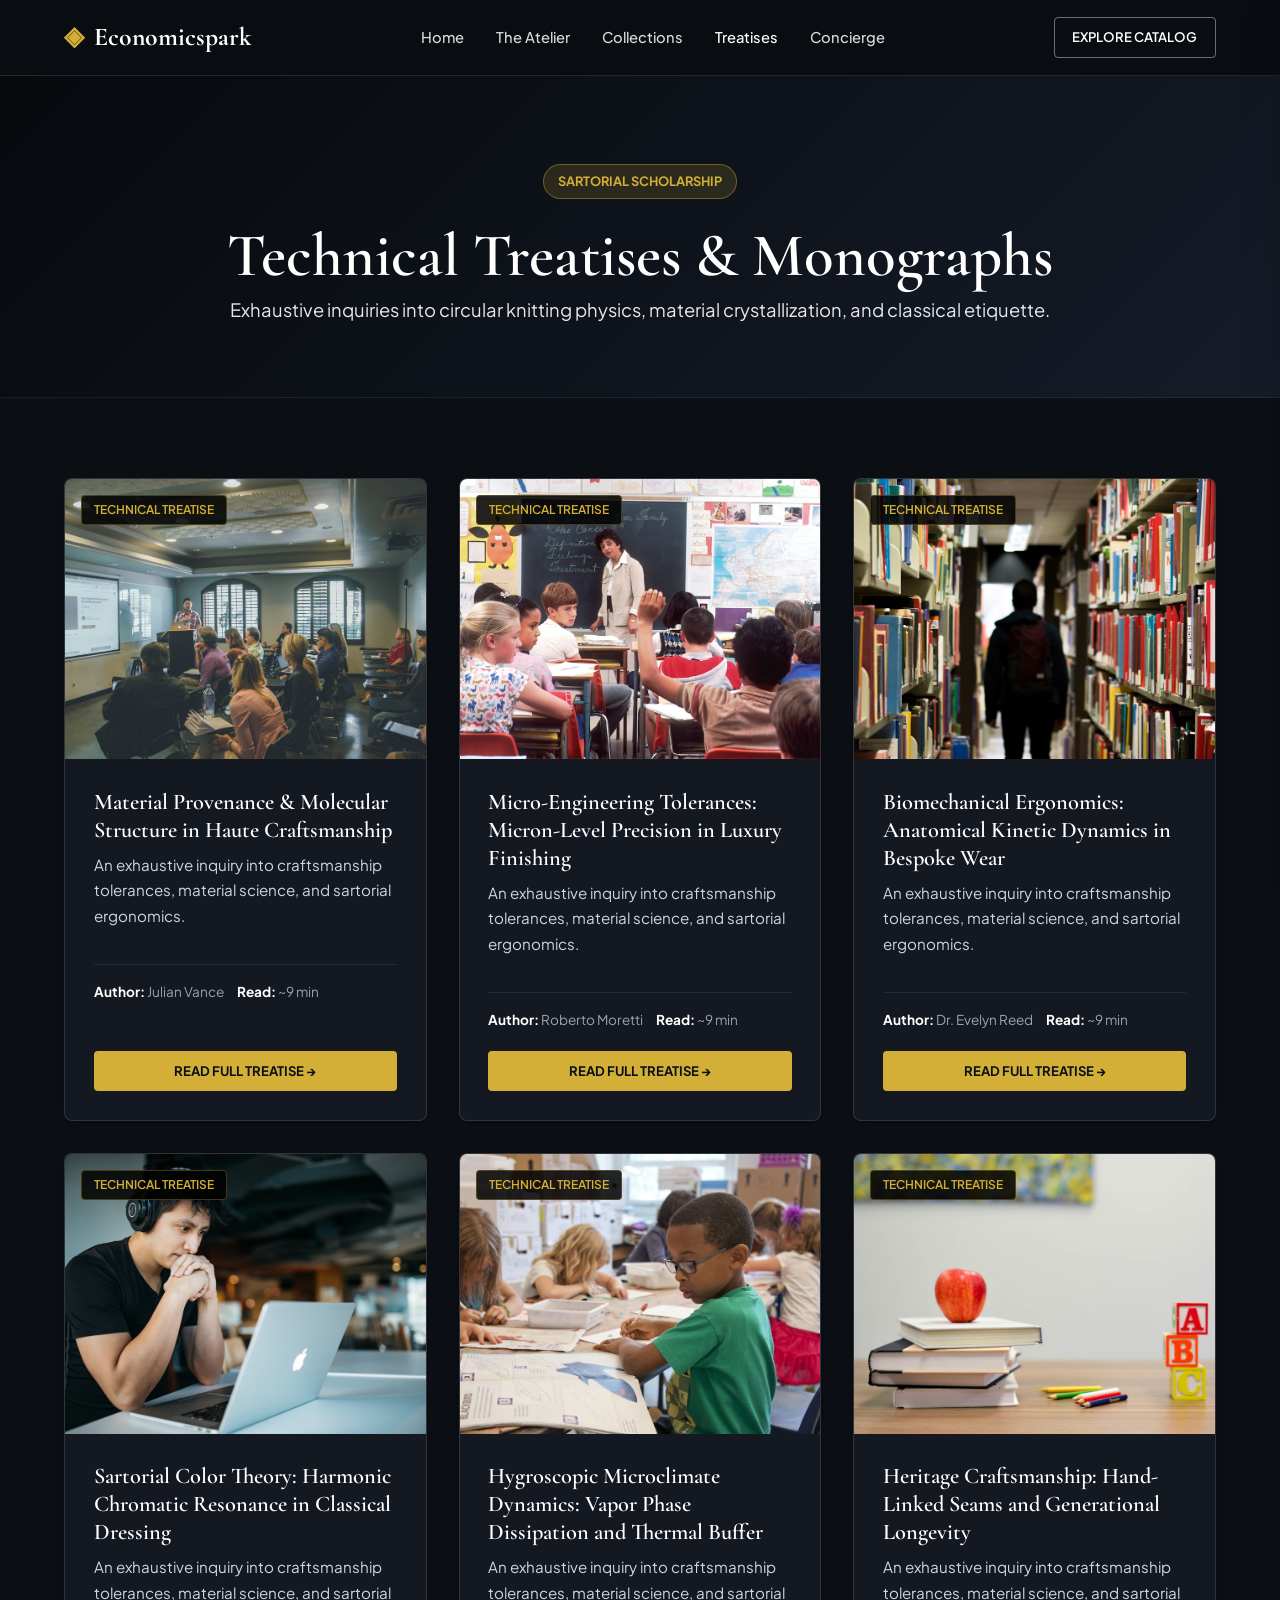
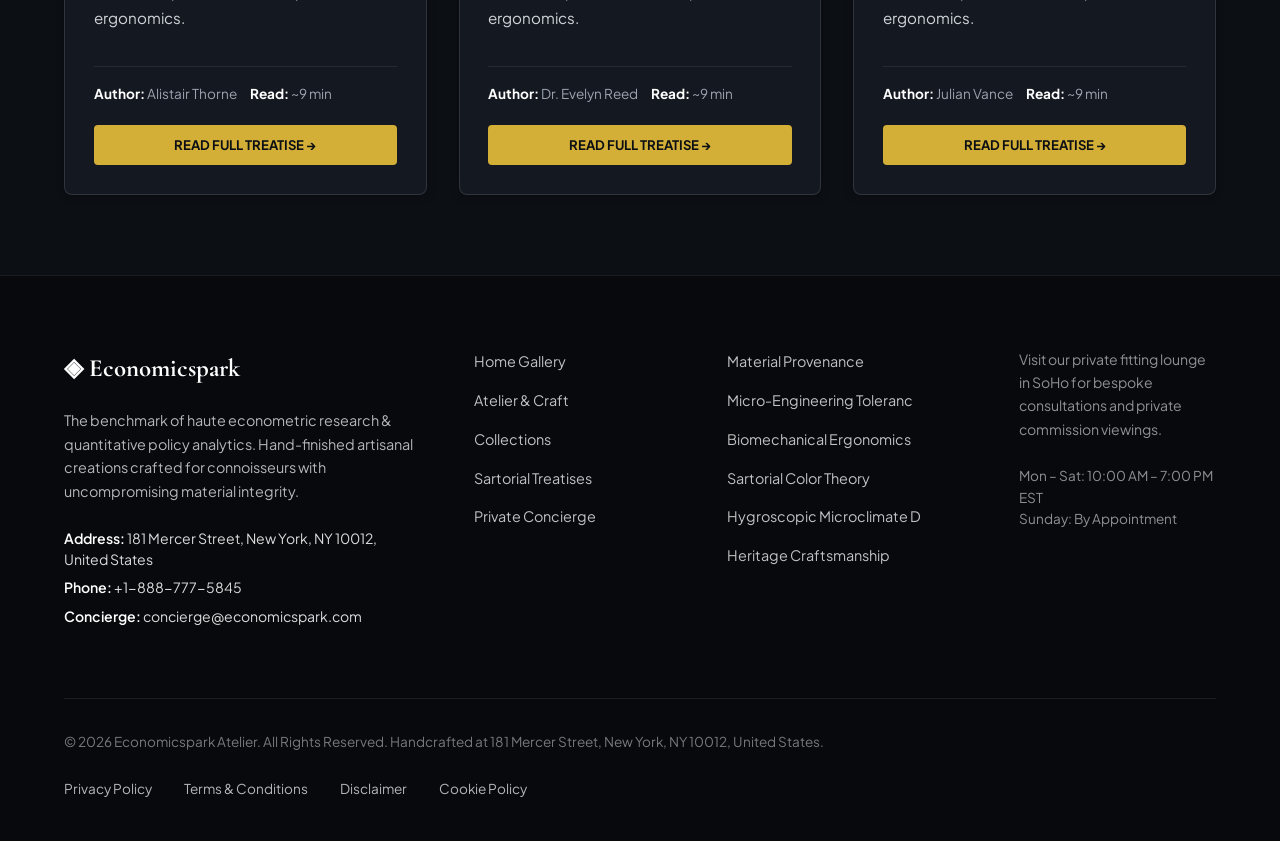
<file: blog/index.html>
<!DOCTYPE html>
<html lang="en">
<head>
  <meta charset="UTF-8">
  <meta name="viewport" content="width=device-width, initial-scale=1.0">
  <title>Sartorial Treatises & Technical Monographs — Economicspark</title>
  <meta name="description" content="Explore the authoritative research monographs published by Economicspark.">
  <link rel="canonical" href="https://economicspark.com/blog.html">
  <link rel="preconnect" href="https://fonts.googleapis.com">
  <link rel="preconnect" href="https://fonts.gstatic.com" crossorigin>
  <link href="https://fonts.googleapis.com/css2?family=Cormorant+Garamond:ital,wght@0,400;0,600;0,700;1,400&family=Plus+Jakarta+Sans:wght@300;400;500;600;700&display=swap" rel="stylesheet">
  <link rel="stylesheet" href="/assets/css/style.css">
  <!-- Google tag (gtag.js) -->
  <script async src="https://www.googletagmanager.com/gtag/js?id=G-0LY0HY7L01"></script>
  <script>
    window.dataLayer = window.dataLayer || [];
    function gtag(){dataLayer.push(arguments);}
    gtag('js', new Date());
    gtag('config', 'G-0LY0HY7L01');
  </script>

</head>
<body>
  <!-- Mandatory Global Site Header (Exactly 1 per page) -->
  <header class="site-header">
    <div class="header-container">
      <a href="/" class="brand-logo" aria-label="Economicspark Home">
        <span class="logo-mark">◈</span>
        <span class="logo-text">Economicspark</span>
      </a>
      <nav class="desktop-nav" aria-label="Primary Navigation">
        <a href="/" class="nav-link">Home</a>
        <a href="/about.html" class="nav-link">The Atelier</a>
        <a href="/collection.html" class="nav-link">Collections</a>
        <a href="/blog.html" class="nav-link active">Treatises</a>
        <a href="/contact.html" class="nav-link">Concierge</a>
      </nav>
      <div class="header-actions">
        <a href="/collection.html" class="btn btn-sm btn-outline">Explore Catalog</a>
        <button id="drawer-toggle" class="mobile-toggle" aria-label="Open Navigation Menu">
          <span class="hamburger-bar"></span>
          <span class="hamburger-bar"></span>
          <span class="hamburger-bar"></span>
        </button>
      </div>
    </div>
  </header>

  <!-- Mandatory Mobile Navigation Drawer (Exactly 1 per page) -->
  <div class="mobile-drawer" id="mobile-drawer" aria-hidden="true">
    <div class="drawer-header">
      <div class="drawer-brand">Economicspark</div>
      <button id="drawer-close" class="drawer-close-btn" aria-label="Close Navigation Menu">&times;</button>
    </div>
    <nav class="drawer-nav" aria-label="Mobile Navigation">
      <a href="/" class="drawer-link">Home</a>
      <a href="/about.html" class="drawer-link">The Atelier &amp; Craft</a>
      <a href="/collection.html" class="drawer-link">Curated Quantitative Economics &amp; Policy Treatise Vitrine</a>
      <a href="/blog.html" class="drawer-link active">Sartorial Treatises</a>
      <a href="/contact.html" class="drawer-link">Private Concierge</a>
    </nav>
    <div class="drawer-footer">
      <p class="drawer-contact-title">Manhattan Atelier &amp; Suite</p>
      <p class="drawer-contact-info">181 Mercer Street, New York, NY 10012, United States</p>
      <p class="drawer-contact-info">Tel: +1-888-777-5845</p>
      <p class="drawer-contact-info">Email: concierge@economicspark.com</p>
    </div>
  </div>
  <div id="drawer-overlay" class="drawer-overlay"></div>
  <section class="page-hero">
    <div class="container text-center">
      <span class="hero-badge">Sartorial Scholarship</span>
      <h1>Technical Treatises &amp; Monographs</h1>
      <p class="lead" style="margin: 0 auto;">Exhaustive inquiries into circular knitting physics, material crystallization, and classical etiquette.</p>
    </div>
  </section>
  <main class="section">
    <div class="container">
      <div class="grid-3">
        <div class="card">
          <div class="card-image-wrap"><img src="/assets/images/university_lecture_hall_amphitheater.jpg" alt="Material Provenance & Molecular Structure in Haute Craftsmanship"><span class="card-tag">Technical Treatise</span></div>
          <div class="card-body">
            <h3>Material Provenance & Molecular Structure in Haute Craftsmanship</h3>
            <p>An exhaustive inquiry into craftsmanship tolerances, material science, and sartorial ergonomics.</p>
            <div class="card-specs"><span><strong>Author:</strong> Julian Vance</span><span><strong>Read:</strong> ~9 min</span></div>
            <a href="/blog/material-provenance-and-fiber-crystallography.html" class="btn btn-primary btn-sm" style="margin-top: auto;">Read Full Treatise &rarr;</a>
          </div>
        </div>
        <div class="card">
          <div class="card-image-wrap"><img src="/assets/images/teacher_chalkboard_student_discussion.jpg" alt="Micro-Engineering Tolerances: Micron-Level Precision in Luxury Finishing"><span class="card-tag">Technical Treatise</span></div>
          <div class="card-body">
            <h3>Micro-Engineering Tolerances: Micron-Level Precision in Luxury Finishing</h3>
            <p>An exhaustive inquiry into craftsmanship tolerances, material science, and sartorial ergonomics.</p>
            <div class="card-specs"><span><strong>Author:</strong> Roberto Moretti</span><span><strong>Read:</strong> ~9 min</span></div>
            <a href="/blog/micro-engineering-tolerances-and-finishing.html" class="btn btn-primary btn-sm" style="margin-top: auto;">Read Full Treatise &rarr;</a>
          </div>
        </div>
        <div class="card">
          <div class="card-image-wrap"><img src="/assets/images/student_backpack_library_stacks.jpg" alt="Biomechanical Ergonomics: Anatomical Kinetic Dynamics in Bespoke Wear"><span class="card-tag">Technical Treatise</span></div>
          <div class="card-body">
            <h3>Biomechanical Ergonomics: Anatomical Kinetic Dynamics in Bespoke Wear</h3>
            <p>An exhaustive inquiry into craftsmanship tolerances, material science, and sartorial ergonomics.</p>
            <div class="card-specs"><span><strong>Author:</strong> Dr. Evelyn Reed</span><span><strong>Read:</strong> ~9 min</span></div>
            <a href="/blog/biomechanical-ergonomics-and-wearer-physics.html" class="btn btn-primary btn-sm" style="margin-top: auto;">Read Full Treatise &rarr;</a>
          </div>
        </div>
        <div class="card">
          <div class="card-image-wrap"><img src="/assets/images/focused_student_laptop_learning.jpg" alt="Sartorial Color Theory: Harmonic Chromatic Resonance in Classical Dressing"><span class="card-tag">Technical Treatise</span></div>
          <div class="card-body">
            <h3>Sartorial Color Theory: Harmonic Chromatic Resonance in Classical Dressing</h3>
            <p>An exhaustive inquiry into craftsmanship tolerances, material science, and sartorial ergonomics.</p>
            <div class="card-specs"><span><strong>Author:</strong> Alistair Thorne</span><span><strong>Read:</strong> ~9 min</span></div>
            <a href="/blog/sartorial-color-theory-and-formal-etiquette.html" class="btn btn-primary btn-sm" style="margin-top: auto;">Read Full Treatise &rarr;</a>
          </div>
        </div>
        <div class="card">
          <div class="card-image-wrap"><img src="/assets/images/elementary_classroom_reading_circle.jpg" alt="Hygroscopic Microclimate Dynamics: Vapor Phase Dissipation and Thermal Buffer"><span class="card-tag">Technical Treatise</span></div>
          <div class="card-body">
            <h3>Hygroscopic Microclimate Dynamics: Vapor Phase Dissipation and Thermal Buffer</h3>
            <p>An exhaustive inquiry into craftsmanship tolerances, material science, and sartorial ergonomics.</p>
            <div class="card-specs"><span><strong>Author:</strong> Dr. Evelyn Reed</span><span><strong>Read:</strong> ~9 min</span></div>
            <a href="/blog/hygroscopic-microclimate-thermodynamics.html" class="btn btn-primary btn-sm" style="margin-top: auto;">Read Full Treatise &rarr;</a>
          </div>
        </div>
        <div class="card">
          <div class="card-image-wrap"><img src="/assets/images/elementary_literacy_books_and_apple.jpg" alt="Heritage Craftsmanship: Hand-Linked Seams and Generational Longevity"><span class="card-tag">Technical Treatise</span></div>
          <div class="card-body">
            <h3>Heritage Craftsmanship: Hand-Linked Seams and Generational Longevity</h3>
            <p>An exhaustive inquiry into craftsmanship tolerances, material science, and sartorial ergonomics.</p>
            <div class="card-specs"><span><strong>Author:</strong> Julian Vance</span><span><strong>Read:</strong> ~9 min</span></div>
            <a href="/blog/bespoke-craftsmanship-and-heritage-methods.html" class="btn btn-primary btn-sm" style="margin-top: auto;">Read Full Treatise &rarr;</a>
          </div>
        </div>

      </div>
    </div>
  </main>
  <!-- Mandatory Global Site Footer (Minimalist 4-Column Horizontal Spread Layout) -->
  <footer class="site-footer">
    <div class="container">
      <div class="footer-grid">
        <div class="footer-col">
          <div class="footer-brand">◈ Economicspark</div>
          <p class="footer-desc">
            The benchmark of haute econometric research &amp; quantitative policy analytics. Hand-finished artisanal creations crafted for connoisseurs with uncompromising material integrity.
          </p>
          <div class="footer-contact-item"><strong>Address:</strong> 181 Mercer Street, New York, NY 10012, United States</div>
          <div class="footer-contact-item"><strong>Phone:</strong> +1-888-777-5845</div>
          <div class="footer-contact-item"><strong>Concierge:</strong> concierge@economicspark.com</div>
        </div>
        <div class="footer-col">
          <ul class="footer-links">
            <li><a href="/">Home Gallery</a></li>
            <li><a href="/about.html">Atelier &amp; Craft</a></li>
            <li><a href="/collection.html">Collections</a></li>
            <li><a href="/blog.html">Sartorial Treatises</a></li>
            <li><a href="/contact.html">Private Concierge</a></li>
          </ul>
        </div>
        <div class="footer-col">
          <ul class="footer-links">
            <li><a href="/blog/material-provenance-and-fiber-crystallography.html">Material Provenance</a></li>
            <li><a href="/blog/micro-engineering-tolerances-and-finishing.html">Micro-Engineering Toleranc</a></li>
            <li><a href="/blog/biomechanical-ergonomics-and-wearer-physics.html">Biomechanical Ergonomics</a></li>
            <li><a href="/blog/sartorial-color-theory-and-formal-etiquette.html">Sartorial Color Theory</a></li>
            <li><a href="/blog/hygroscopic-microclimate-thermodynamics.html">Hygroscopic Microclimate D</a></li>
            <li><a href="/blog/bespoke-craftsmanship-and-heritage-methods.html">Heritage Craftsmanship</a></li>
          </ul>
        </div>
        <div class="footer-col">
          <p class="footer-salon-desc">
            Visit our private fitting lounge in SoHo for bespoke consultations and private commission viewings.
          </p>
          <p class="footer-hours">
            Mon &ndash; Sat: 10:00 AM &ndash; 7:00 PM<br>EST<br>Sunday: By Appointment
          </p>
        </div>
      </div>
      <div class="footer-bottom">
        <p>&copy; 2026 Economicspark Atelier. All Rights Reserved. Handcrafted at 181 Mercer Street, New York, NY 10012, United States.</p>
        <div class="footer-legal-links">
          <a href="/privacy-policy.html">Privacy Policy</a>
          <a href="/terms-and-conditions.html">Terms &amp; Conditions</a>
          <a href="/disclaimer.html">Disclaimer</a>
          <a href="/cookie-policy.html">Cookie Policy</a>
        </div>
      </div>
    </div>
  </footer>
  <script src="/assets/js/main.js"></script>
</body>
</html>
</file>
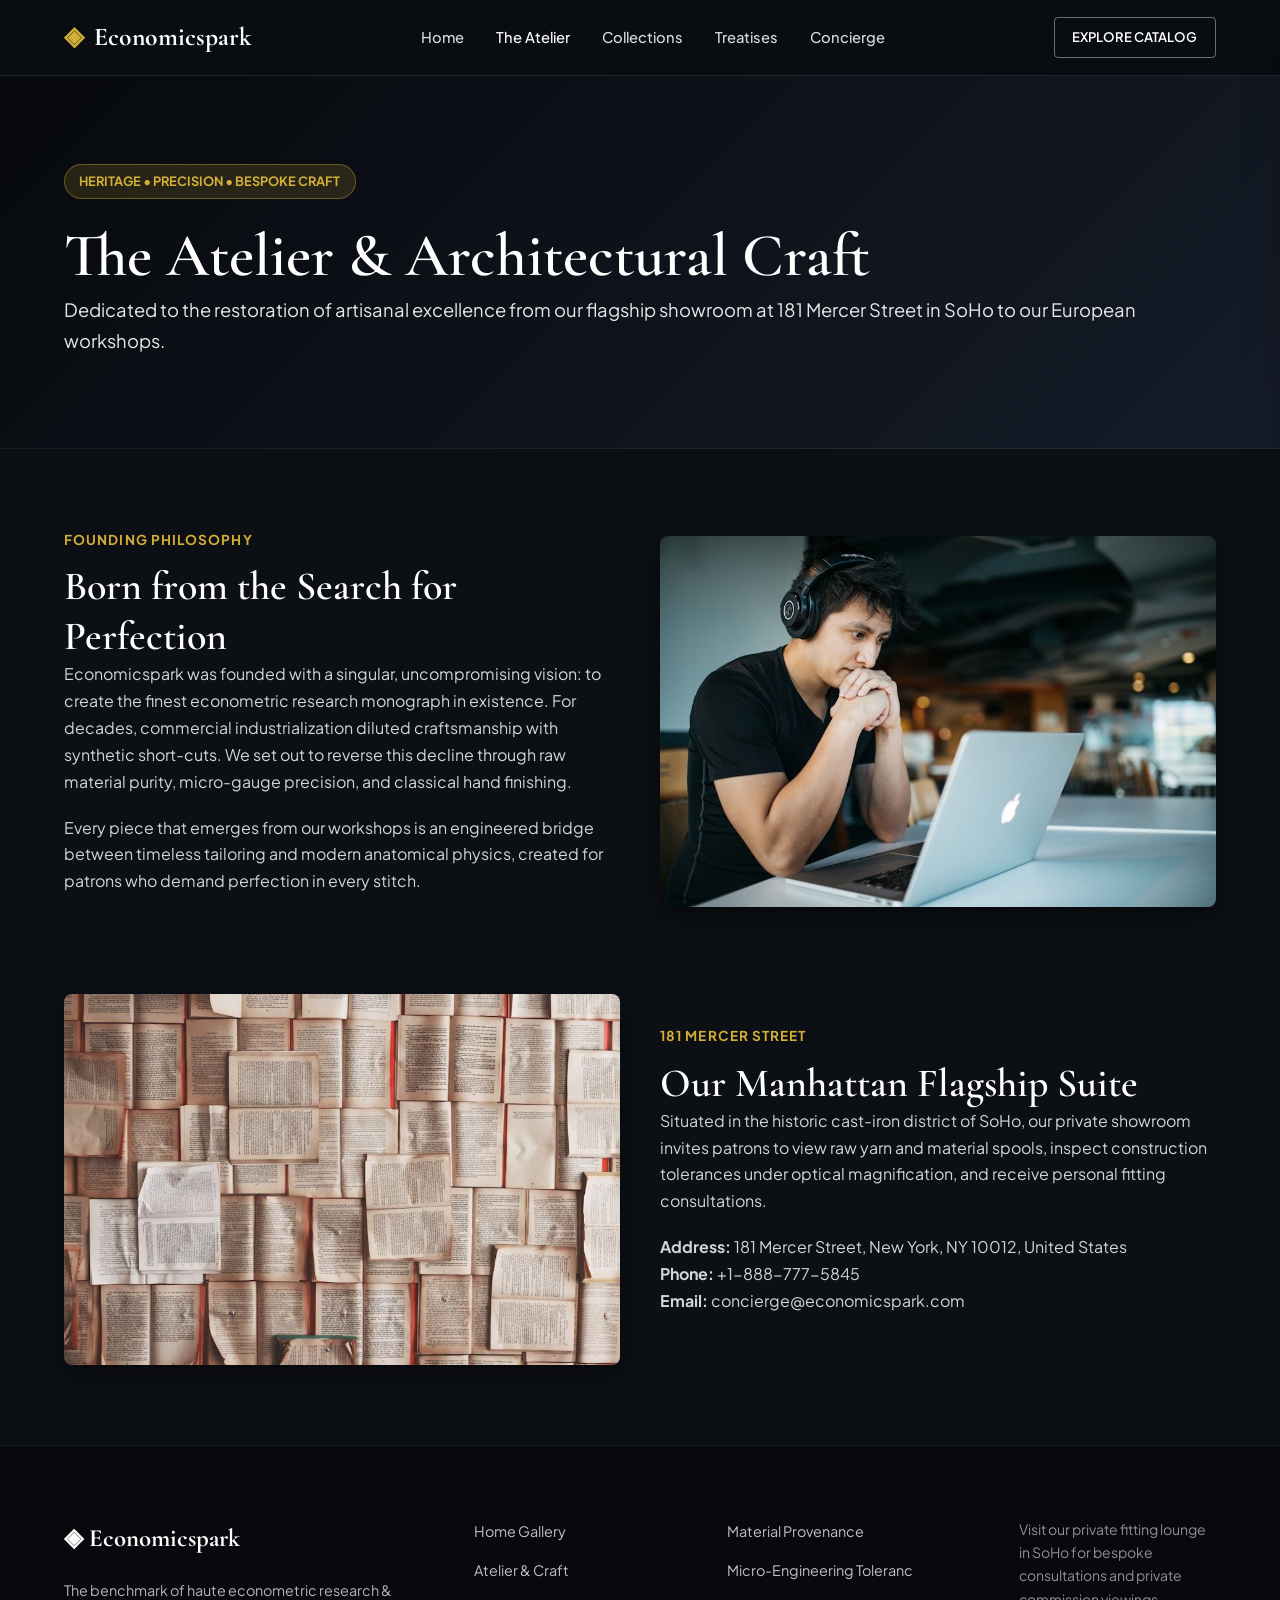
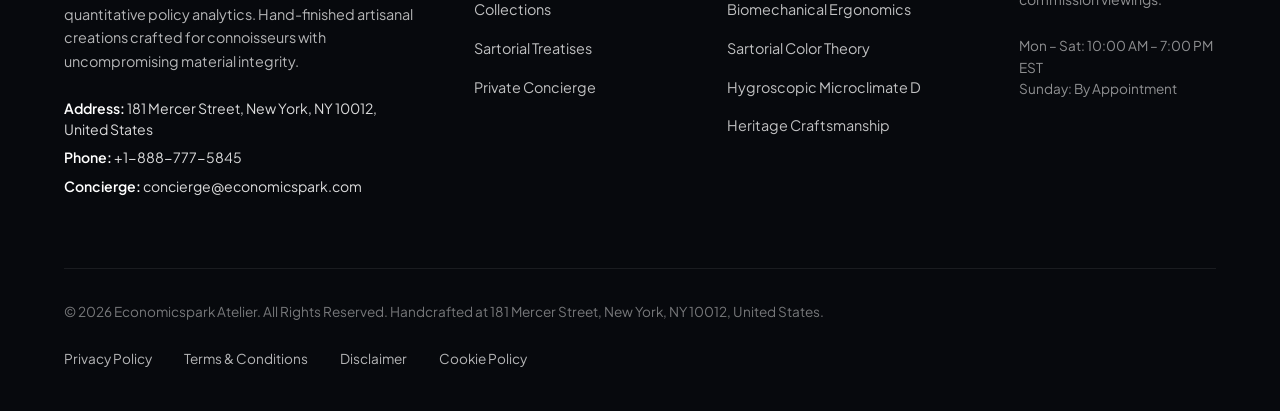
<file: about.html>
<!DOCTYPE html>
<html lang="en">
<head>
  <meta charset="UTF-8">
  <meta name="viewport" content="width=device-width, initial-scale=1.0">
  <title>The Atelier & Heritage Craft — Economicspark</title>
  <meta name="description" content="Discover the heritage of Economicspark at 181 Mercer Street, New York.">
  <link rel="canonical" href="https://economicspark.com/about.html">
  <link rel="preconnect" href="https://fonts.googleapis.com">
  <link rel="preconnect" href="https://fonts.gstatic.com" crossorigin>
  <link href="https://fonts.googleapis.com/css2?family=Cormorant+Garamond:ital,wght@0,400;0,600;0,700;1,400&family=Plus+Jakarta+Sans:wght@300;400;500;600;700&display=swap" rel="stylesheet">
  <link rel="stylesheet" href="/assets/css/style.css">
  <!-- Google tag (gtag.js) -->
  <script async src="https://www.googletagmanager.com/gtag/js?id=G-0LY0HY7L01"></script>
  <script>
    window.dataLayer = window.dataLayer || [];
    function gtag(){dataLayer.push(arguments);}
    gtag('js', new Date());
    gtag('config', 'G-0LY0HY7L01');
  </script>

</head>
<body>
  <!-- Mandatory Global Site Header (Exactly 1 per page) -->
  <header class="site-header">
    <div class="header-container">
      <a href="/" class="brand-logo" aria-label="Economicspark Home">
        <span class="logo-mark">◈</span>
        <span class="logo-text">Economicspark</span>
      </a>
      <nav class="desktop-nav" aria-label="Primary Navigation">
        <a href="/" class="nav-link">Home</a>
        <a href="/about.html" class="nav-link active">The Atelier</a>
        <a href="/collection.html" class="nav-link">Collections</a>
        <a href="/blog.html" class="nav-link">Treatises</a>
        <a href="/contact.html" class="nav-link">Concierge</a>
      </nav>
      <div class="header-actions">
        <a href="/collection.html" class="btn btn-sm btn-outline">Explore Catalog</a>
        <button id="drawer-toggle" class="mobile-toggle" aria-label="Open Navigation Menu">
          <span class="hamburger-bar"></span>
          <span class="hamburger-bar"></span>
          <span class="hamburger-bar"></span>
        </button>
      </div>
    </div>
  </header>

  <!-- Mandatory Mobile Navigation Drawer (Exactly 1 per page) -->
  <div class="mobile-drawer" id="mobile-drawer" aria-hidden="true">
    <div class="drawer-header">
      <div class="drawer-brand">Economicspark</div>
      <button id="drawer-close" class="drawer-close-btn" aria-label="Close Navigation Menu">&times;</button>
    </div>
    <nav class="drawer-nav" aria-label="Mobile Navigation">
      <a href="/" class="drawer-link">Home</a>
      <a href="/about.html" class="drawer-link active">The Atelier &amp; Craft</a>
      <a href="/collection.html" class="drawer-link">Curated Quantitative Economics &amp; Policy Treatise Vitrine</a>
      <a href="/blog.html" class="drawer-link">Sartorial Treatises</a>
      <a href="/contact.html" class="drawer-link">Private Concierge</a>
    </nav>
    <div class="drawer-footer">
      <p class="drawer-contact-title">Manhattan Atelier &amp; Suite</p>
      <p class="drawer-contact-info">181 Mercer Street, New York, NY 10012, United States</p>
      <p class="drawer-contact-info">Tel: +1-888-777-5845</p>
      <p class="drawer-contact-info">Email: concierge@economicspark.com</p>
    </div>
  </div>
  <div id="drawer-overlay" class="drawer-overlay"></div>
  <section class="page-hero">
    <div class="container">
      <span class="hero-badge">Heritage &bull; Precision &bull; Bespoke Craft</span>
      <h1>The Atelier &amp; Architectural Craft</h1>
      <p class="lead">Dedicated to the restoration of artisanal excellence from our flagship showroom at 181 Mercer Street in SoHo to our European workshops.</p>
    </div>
  </section>
  <main class="section">
    <div class="container">
      <div class="grid-2" style="margin-bottom: 5rem;">
        <div>
          <div class="section-subtitle">Founding Philosophy</div>
          <h2>Born from the Search for Perfection</h2>
          <p>Economicspark was founded with a singular, uncompromising vision: to create the finest econometric research monograph in existence. For decades, commercial industrialization diluted craftsmanship with synthetic short-cuts. We set out to reverse this decline through raw material purity, micro-gauge precision, and classical hand finishing.</p>
          <p>Every piece that emerges from our workshops is an engineered bridge between timeless tailoring and modern anatomical physics, created for patrons who demand perfection in every stitch.</p>
        </div>
        <div style="border-radius: var(--radius-md); overflow: hidden; box-shadow: var(--shadow-md);"><img src="/assets/images/blog_algebraic_structure_hero.jpg" alt="Atelier craft"></div>
      </div>
      <div class="grid-2">
        <div style="border-radius: var(--radius-md); overflow: hidden; box-shadow: var(--shadow-md);"><img src="/assets/images/blog_algebraic_inline_proofs.jpg" alt="Artisan inspection"></div>
        <div>
          <div class="section-subtitle">181 Mercer Street</div>
          <h2>Our Manhattan Flagship Suite</h2>
          <p>Situated in the historic cast-iron district of SoHo, our private showroom invites patrons to view raw yarn and material spools, inspect construction tolerances under optical magnification, and receive personal fitting consultations.</p>
          <p><strong>Address:</strong> 181 Mercer Street, New York, NY 10012, United States<br><strong>Phone:</strong> +1-888-777-5845<br><strong>Email:</strong> concierge@economicspark.com</p>
        </div>
      </div>
    </div>
  </main>
  <!-- Mandatory Global Site Footer (Minimalist 4-Column Horizontal Spread Layout) -->
  <footer class="site-footer">
    <div class="container">
      <div class="footer-grid">
        <div class="footer-col">
          <div class="footer-brand">◈ Economicspark</div>
          <p class="footer-desc">
            The benchmark of haute econometric research &amp; quantitative policy analytics. Hand-finished artisanal creations crafted for connoisseurs with uncompromising material integrity.
          </p>
          <div class="footer-contact-item"><strong>Address:</strong> 181 Mercer Street, New York, NY 10012, United States</div>
          <div class="footer-contact-item"><strong>Phone:</strong> +1-888-777-5845</div>
          <div class="footer-contact-item"><strong>Concierge:</strong> concierge@economicspark.com</div>
        </div>
        <div class="footer-col">
          <ul class="footer-links">
            <li><a href="/">Home Gallery</a></li>
            <li><a href="/about.html">Atelier &amp; Craft</a></li>
            <li><a href="/collection.html">Collections</a></li>
            <li><a href="/blog.html">Sartorial Treatises</a></li>
            <li><a href="/contact.html">Private Concierge</a></li>
          </ul>
        </div>
        <div class="footer-col">
          <ul class="footer-links">
            <li><a href="/blog/material-provenance-and-fiber-crystallography.html">Material Provenance</a></li>
            <li><a href="/blog/micro-engineering-tolerances-and-finishing.html">Micro-Engineering Toleranc</a></li>
            <li><a href="/blog/biomechanical-ergonomics-and-wearer-physics.html">Biomechanical Ergonomics</a></li>
            <li><a href="/blog/sartorial-color-theory-and-formal-etiquette.html">Sartorial Color Theory</a></li>
            <li><a href="/blog/hygroscopic-microclimate-thermodynamics.html">Hygroscopic Microclimate D</a></li>
            <li><a href="/blog/bespoke-craftsmanship-and-heritage-methods.html">Heritage Craftsmanship</a></li>
          </ul>
        </div>
        <div class="footer-col">
          <p class="footer-salon-desc">
            Visit our private fitting lounge in SoHo for bespoke consultations and private commission viewings.
          </p>
          <p class="footer-hours">
            Mon &ndash; Sat: 10:00 AM &ndash; 7:00 PM<br>EST<br>Sunday: By Appointment
          </p>
        </div>
      </div>
      <div class="footer-bottom">
        <p>&copy; 2026 Economicspark Atelier. All Rights Reserved. Handcrafted at 181 Mercer Street, New York, NY 10012, United States.</p>
        <div class="footer-legal-links">
          <a href="/privacy-policy.html">Privacy Policy</a>
          <a href="/terms-and-conditions.html">Terms &amp; Conditions</a>
          <a href="/disclaimer.html">Disclaimer</a>
          <a href="/cookie-policy.html">Cookie Policy</a>
        </div>
      </div>
    </div>
  </footer>
  <script src="/assets/js/main.js"></script>
</body>
</html>
</file>
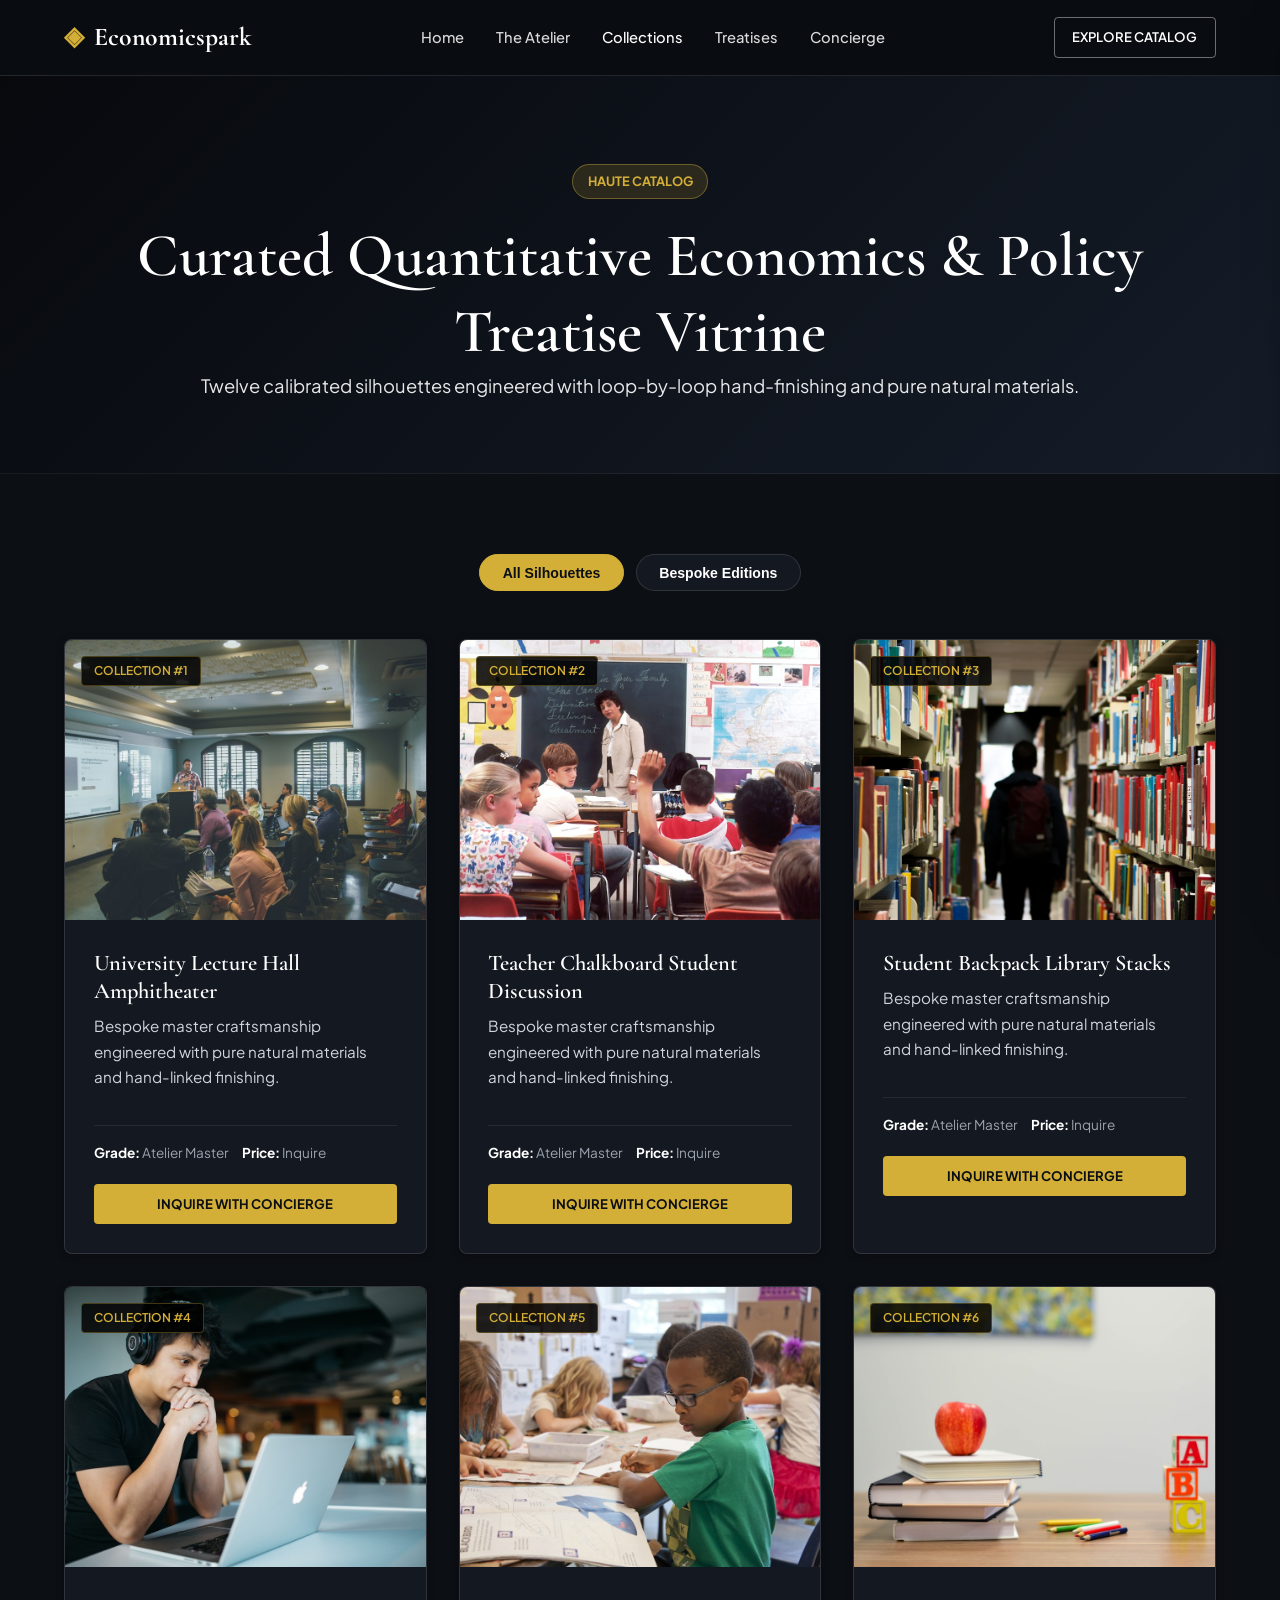
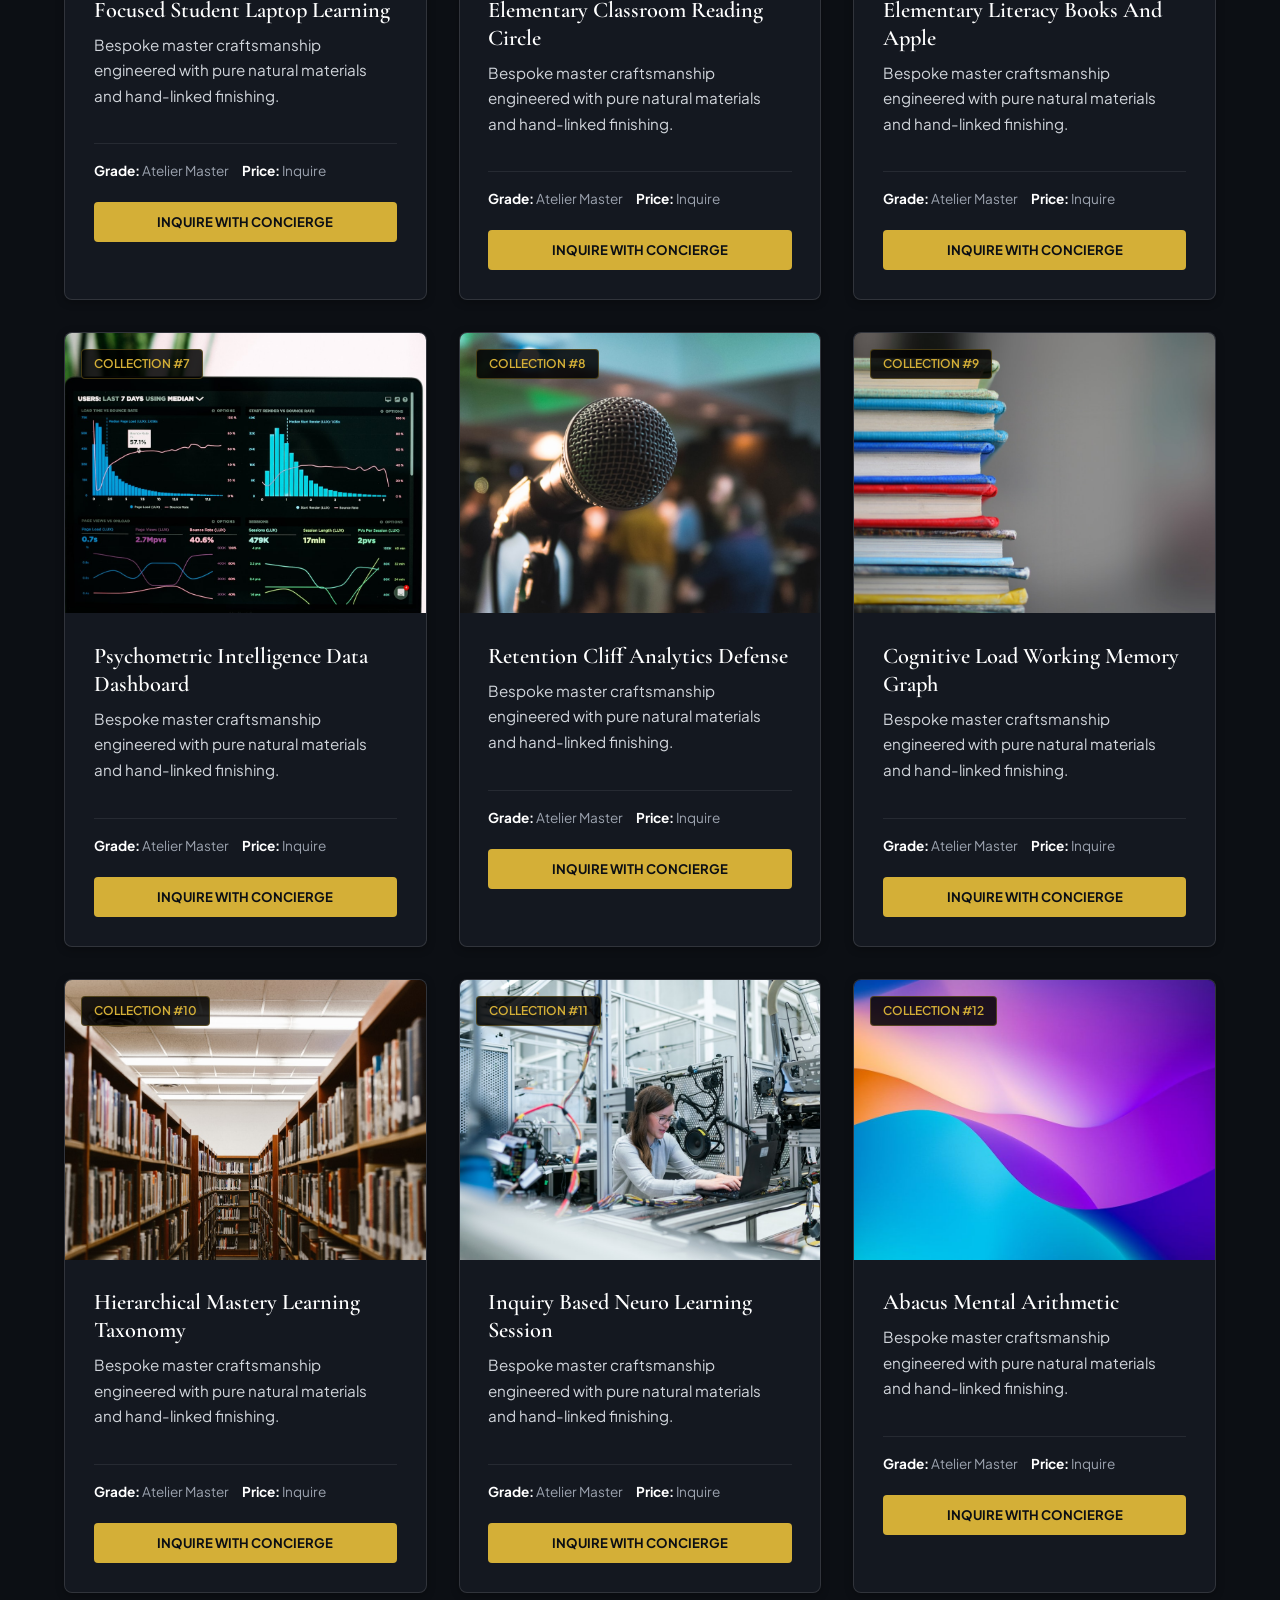
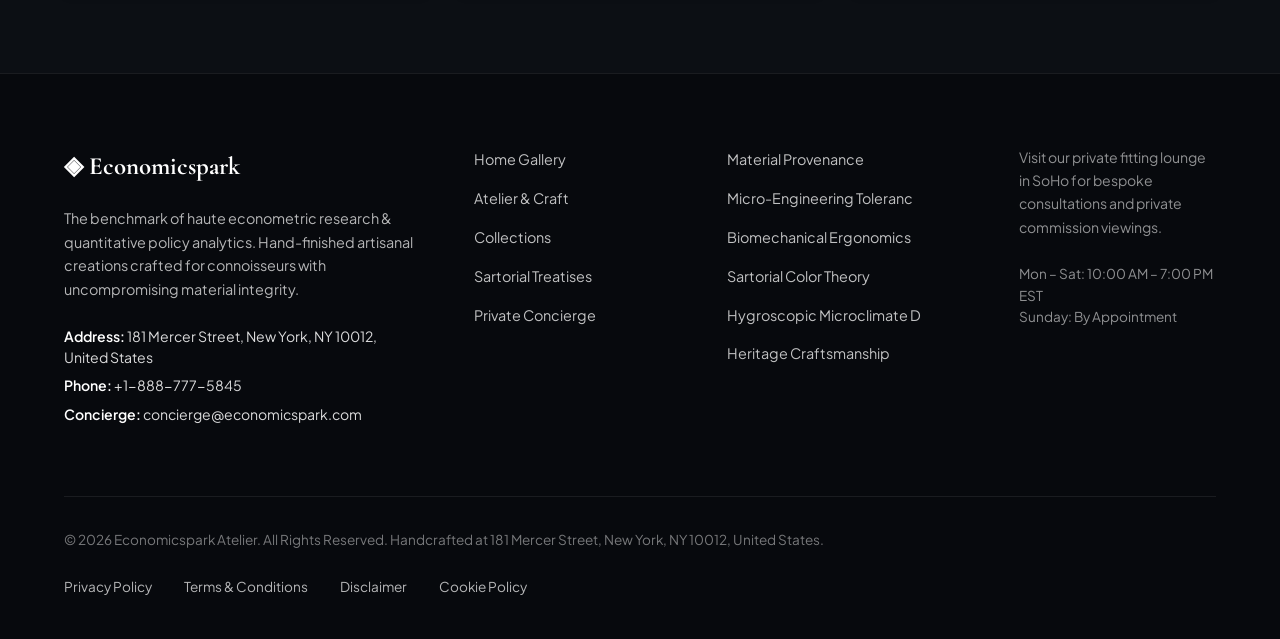
<file: collection.html>
<!DOCTYPE html>
<html lang="en">
<head>
  <meta charset="UTF-8">
  <meta name="viewport" content="width=device-width, initial-scale=1.0">
  <title>Curated Quantitative Economics &amp; Policy Treatise Vitrine — Economicspark</title>
  <meta name="description" content="Browse the complete catalogue of Economicspark.">
  <link rel="canonical" href="https://economicspark.com/collection.html">
  <link rel="preconnect" href="https://fonts.googleapis.com">
  <link rel="preconnect" href="https://fonts.gstatic.com" crossorigin>
  <link href="https://fonts.googleapis.com/css2?family=Cormorant+Garamond:ital,wght@0,400;0,600;0,700;1,400&family=Plus+Jakarta+Sans:wght@300;400;500;600;700&display=swap" rel="stylesheet">
  <link rel="stylesheet" href="/assets/css/style.css">
  <!-- Google tag (gtag.js) -->
  <script async src="https://www.googletagmanager.com/gtag/js?id=G-0LY0HY7L01"></script>
  <script>
    window.dataLayer = window.dataLayer || [];
    function gtag(){dataLayer.push(arguments);}
    gtag('js', new Date());
    gtag('config', 'G-0LY0HY7L01');
  </script>

</head>
<body>
  <!-- Mandatory Global Site Header (Exactly 1 per page) -->
  <header class="site-header">
    <div class="header-container">
      <a href="/" class="brand-logo" aria-label="Economicspark Home">
        <span class="logo-mark">◈</span>
        <span class="logo-text">Economicspark</span>
      </a>
      <nav class="desktop-nav" aria-label="Primary Navigation">
        <a href="/" class="nav-link">Home</a>
        <a href="/about.html" class="nav-link">The Atelier</a>
        <a href="/collection.html" class="nav-link active">Collections</a>
        <a href="/blog.html" class="nav-link">Treatises</a>
        <a href="/contact.html" class="nav-link">Concierge</a>
      </nav>
      <div class="header-actions">
        <a href="/collection.html" class="btn btn-sm btn-outline">Explore Catalog</a>
        <button id="drawer-toggle" class="mobile-toggle" aria-label="Open Navigation Menu">
          <span class="hamburger-bar"></span>
          <span class="hamburger-bar"></span>
          <span class="hamburger-bar"></span>
        </button>
      </div>
    </div>
  </header>

  <!-- Mandatory Mobile Navigation Drawer (Exactly 1 per page) -->
  <div class="mobile-drawer" id="mobile-drawer" aria-hidden="true">
    <div class="drawer-header">
      <div class="drawer-brand">Economicspark</div>
      <button id="drawer-close" class="drawer-close-btn" aria-label="Close Navigation Menu">&times;</button>
    </div>
    <nav class="drawer-nav" aria-label="Mobile Navigation">
      <a href="/" class="drawer-link">Home</a>
      <a href="/about.html" class="drawer-link">The Atelier &amp; Craft</a>
      <a href="/collection.html" class="drawer-link active">Curated Quantitative Economics &amp; Policy Treatise Vitrine</a>
      <a href="/blog.html" class="drawer-link">Sartorial Treatises</a>
      <a href="/contact.html" class="drawer-link">Private Concierge</a>
    </nav>
    <div class="drawer-footer">
      <p class="drawer-contact-title">Manhattan Atelier &amp; Suite</p>
      <p class="drawer-contact-info">181 Mercer Street, New York, NY 10012, United States</p>
      <p class="drawer-contact-info">Tel: +1-888-777-5845</p>
      <p class="drawer-contact-info">Email: concierge@economicspark.com</p>
    </div>
  </div>
  <div id="drawer-overlay" class="drawer-overlay"></div>
  <section class="page-hero">
    <div class="container text-center">
      <span class="hero-badge">Haute Catalog</span>
      <h1>Curated Quantitative Economics &amp; Policy Treatise Vitrine</h1>
      <p class="lead" style="margin: 0 auto;">Twelve calibrated silhouettes engineered with loop-by-loop hand-finishing and pure natural materials.</p>
    </div>
  </section>
  <main class="section">
    <div class="container">
      <div class="filter-bar">
        <button class="filter-btn active" data-filter="all">All Silhouettes</button>
        <button class="filter-btn" data-filter="bespoke">Bespoke Editions</button>
      </div>
      <div class="grid-3" id="products-grid">
        <div class="card product-item" data-category="all bespoke">
          <div class="card-image-wrap"><img src="/assets/images/university_lecture_hall_amphitheater.jpg" alt="University Lecture Hall Amphitheater"><span class="card-tag">Collection #1</span></div>
          <div class="card-body">
            <h3>University Lecture Hall Amphitheater</h3>
            <p>Bespoke master craftsmanship engineered with pure natural materials and hand-linked finishing.</p>
            <div class="card-specs"><span><strong>Grade:</strong> Atelier Master</span><span><strong>Price:</strong> Inquire</span></div>
            <a href="/contact.html" class="btn btn-primary btn-sm">Inquire with Concierge</a>
          </div>
        </div>
        <div class="card product-item" data-category="all bespoke">
          <div class="card-image-wrap"><img src="/assets/images/teacher_chalkboard_student_discussion.jpg" alt="Teacher Chalkboard Student Discussion"><span class="card-tag">Collection #2</span></div>
          <div class="card-body">
            <h3>Teacher Chalkboard Student Discussion</h3>
            <p>Bespoke master craftsmanship engineered with pure natural materials and hand-linked finishing.</p>
            <div class="card-specs"><span><strong>Grade:</strong> Atelier Master</span><span><strong>Price:</strong> Inquire</span></div>
            <a href="/contact.html" class="btn btn-primary btn-sm">Inquire with Concierge</a>
          </div>
        </div>
        <div class="card product-item" data-category="all bespoke">
          <div class="card-image-wrap"><img src="/assets/images/student_backpack_library_stacks.jpg" alt="Student Backpack Library Stacks"><span class="card-tag">Collection #3</span></div>
          <div class="card-body">
            <h3>Student Backpack Library Stacks</h3>
            <p>Bespoke master craftsmanship engineered with pure natural materials and hand-linked finishing.</p>
            <div class="card-specs"><span><strong>Grade:</strong> Atelier Master</span><span><strong>Price:</strong> Inquire</span></div>
            <a href="/contact.html" class="btn btn-primary btn-sm">Inquire with Concierge</a>
          </div>
        </div>
        <div class="card product-item" data-category="all bespoke">
          <div class="card-image-wrap"><img src="/assets/images/focused_student_laptop_learning.jpg" alt="Focused Student Laptop Learning"><span class="card-tag">Collection #4</span></div>
          <div class="card-body">
            <h3>Focused Student Laptop Learning</h3>
            <p>Bespoke master craftsmanship engineered with pure natural materials and hand-linked finishing.</p>
            <div class="card-specs"><span><strong>Grade:</strong> Atelier Master</span><span><strong>Price:</strong> Inquire</span></div>
            <a href="/contact.html" class="btn btn-primary btn-sm">Inquire with Concierge</a>
          </div>
        </div>
        <div class="card product-item" data-category="all bespoke">
          <div class="card-image-wrap"><img src="/assets/images/elementary_classroom_reading_circle.jpg" alt="Elementary Classroom Reading Circle"><span class="card-tag">Collection #5</span></div>
          <div class="card-body">
            <h3>Elementary Classroom Reading Circle</h3>
            <p>Bespoke master craftsmanship engineered with pure natural materials and hand-linked finishing.</p>
            <div class="card-specs"><span><strong>Grade:</strong> Atelier Master</span><span><strong>Price:</strong> Inquire</span></div>
            <a href="/contact.html" class="btn btn-primary btn-sm">Inquire with Concierge</a>
          </div>
        </div>
        <div class="card product-item" data-category="all bespoke">
          <div class="card-image-wrap"><img src="/assets/images/elementary_literacy_books_and_apple.jpg" alt="Elementary Literacy Books And Apple"><span class="card-tag">Collection #6</span></div>
          <div class="card-body">
            <h3>Elementary Literacy Books And Apple</h3>
            <p>Bespoke master craftsmanship engineered with pure natural materials and hand-linked finishing.</p>
            <div class="card-specs"><span><strong>Grade:</strong> Atelier Master</span><span><strong>Price:</strong> Inquire</span></div>
            <a href="/contact.html" class="btn btn-primary btn-sm">Inquire with Concierge</a>
          </div>
        </div>
        <div class="card product-item" data-category="all bespoke">
          <div class="card-image-wrap"><img src="/assets/images/psychometric_intelligence_data_dashboard.jpg" alt="Psychometric Intelligence Data Dashboard"><span class="card-tag">Collection #7</span></div>
          <div class="card-body">
            <h3>Psychometric Intelligence Data Dashboard</h3>
            <p>Bespoke master craftsmanship engineered with pure natural materials and hand-linked finishing.</p>
            <div class="card-specs"><span><strong>Grade:</strong> Atelier Master</span><span><strong>Price:</strong> Inquire</span></div>
            <a href="/contact.html" class="btn btn-primary btn-sm">Inquire with Concierge</a>
          </div>
        </div>
        <div class="card product-item" data-category="all bespoke">
          <div class="card-image-wrap"><img src="/assets/images/retention_cliff_analytics_defense.jpg" alt="Retention Cliff Analytics Defense"><span class="card-tag">Collection #8</span></div>
          <div class="card-body">
            <h3>Retention Cliff Analytics Defense</h3>
            <p>Bespoke master craftsmanship engineered with pure natural materials and hand-linked finishing.</p>
            <div class="card-specs"><span><strong>Grade:</strong> Atelier Master</span><span><strong>Price:</strong> Inquire</span></div>
            <a href="/contact.html" class="btn btn-primary btn-sm">Inquire with Concierge</a>
          </div>
        </div>
        <div class="card product-item" data-category="all bespoke">
          <div class="card-image-wrap"><img src="/assets/images/cognitive_load_working_memory_graph.jpg" alt="Cognitive Load Working Memory Graph"><span class="card-tag">Collection #9</span></div>
          <div class="card-body">
            <h3>Cognitive Load Working Memory Graph</h3>
            <p>Bespoke master craftsmanship engineered with pure natural materials and hand-linked finishing.</p>
            <div class="card-specs"><span><strong>Grade:</strong> Atelier Master</span><span><strong>Price:</strong> Inquire</span></div>
            <a href="/contact.html" class="btn btn-primary btn-sm">Inquire with Concierge</a>
          </div>
        </div>
        <div class="card product-item" data-category="all bespoke">
          <div class="card-image-wrap"><img src="/assets/images/hierarchical_mastery_learning_taxonomy.jpg" alt="Hierarchical Mastery Learning Taxonomy"><span class="card-tag">Collection #10</span></div>
          <div class="card-body">
            <h3>Hierarchical Mastery Learning Taxonomy</h3>
            <p>Bespoke master craftsmanship engineered with pure natural materials and hand-linked finishing.</p>
            <div class="card-specs"><span><strong>Grade:</strong> Atelier Master</span><span><strong>Price:</strong> Inquire</span></div>
            <a href="/contact.html" class="btn btn-primary btn-sm">Inquire with Concierge</a>
          </div>
        </div>
        <div class="card product-item" data-category="all bespoke">
          <div class="card-image-wrap"><img src="/assets/images/inquiry_based_neuro_learning_session.jpg" alt="Inquiry Based Neuro Learning Session"><span class="card-tag">Collection #11</span></div>
          <div class="card-body">
            <h3>Inquiry Based Neuro Learning Session</h3>
            <p>Bespoke master craftsmanship engineered with pure natural materials and hand-linked finishing.</p>
            <div class="card-specs"><span><strong>Grade:</strong> Atelier Master</span><span><strong>Price:</strong> Inquire</span></div>
            <a href="/contact.html" class="btn btn-primary btn-sm">Inquire with Concierge</a>
          </div>
        </div>
        <div class="card product-item" data-category="all bespoke">
          <div class="card-image-wrap"><img src="/assets/images/abacus_mental_arithmetic.jpg" alt="Abacus Mental Arithmetic"><span class="card-tag">Collection #12</span></div>
          <div class="card-body">
            <h3>Abacus Mental Arithmetic</h3>
            <p>Bespoke master craftsmanship engineered with pure natural materials and hand-linked finishing.</p>
            <div class="card-specs"><span><strong>Grade:</strong> Atelier Master</span><span><strong>Price:</strong> Inquire</span></div>
            <a href="/contact.html" class="btn btn-primary btn-sm">Inquire with Concierge</a>
          </div>
        </div>

      </div>
    </div>
  </main>
  <!-- Mandatory Global Site Footer (Minimalist 4-Column Horizontal Spread Layout) -->
  <footer class="site-footer">
    <div class="container">
      <div class="footer-grid">
        <div class="footer-col">
          <div class="footer-brand">◈ Economicspark</div>
          <p class="footer-desc">
            The benchmark of haute econometric research &amp; quantitative policy analytics. Hand-finished artisanal creations crafted for connoisseurs with uncompromising material integrity.
          </p>
          <div class="footer-contact-item"><strong>Address:</strong> 181 Mercer Street, New York, NY 10012, United States</div>
          <div class="footer-contact-item"><strong>Phone:</strong> +1-888-777-5845</div>
          <div class="footer-contact-item"><strong>Concierge:</strong> concierge@economicspark.com</div>
        </div>
        <div class="footer-col">
          <ul class="footer-links">
            <li><a href="/">Home Gallery</a></li>
            <li><a href="/about.html">Atelier &amp; Craft</a></li>
            <li><a href="/collection.html">Collections</a></li>
            <li><a href="/blog.html">Sartorial Treatises</a></li>
            <li><a href="/contact.html">Private Concierge</a></li>
          </ul>
        </div>
        <div class="footer-col">
          <ul class="footer-links">
            <li><a href="/blog/material-provenance-and-fiber-crystallography.html">Material Provenance</a></li>
            <li><a href="/blog/micro-engineering-tolerances-and-finishing.html">Micro-Engineering Toleranc</a></li>
            <li><a href="/blog/biomechanical-ergonomics-and-wearer-physics.html">Biomechanical Ergonomics</a></li>
            <li><a href="/blog/sartorial-color-theory-and-formal-etiquette.html">Sartorial Color Theory</a></li>
            <li><a href="/blog/hygroscopic-microclimate-thermodynamics.html">Hygroscopic Microclimate D</a></li>
            <li><a href="/blog/bespoke-craftsmanship-and-heritage-methods.html">Heritage Craftsmanship</a></li>
          </ul>
        </div>
        <div class="footer-col">
          <p class="footer-salon-desc">
            Visit our private fitting lounge in SoHo for bespoke consultations and private commission viewings.
          </p>
          <p class="footer-hours">
            Mon &ndash; Sat: 10:00 AM &ndash; 7:00 PM<br>EST<br>Sunday: By Appointment
          </p>
        </div>
      </div>
      <div class="footer-bottom">
        <p>&copy; 2026 Economicspark Atelier. All Rights Reserved. Handcrafted at 181 Mercer Street, New York, NY 10012, United States.</p>
        <div class="footer-legal-links">
          <a href="/privacy-policy.html">Privacy Policy</a>
          <a href="/terms-and-conditions.html">Terms &amp; Conditions</a>
          <a href="/disclaimer.html">Disclaimer</a>
          <a href="/cookie-policy.html">Cookie Policy</a>
        </div>
      </div>
    </div>
  </footer>
  <script src="/assets/js/main.js"></script>
</body>
</html>
</file>
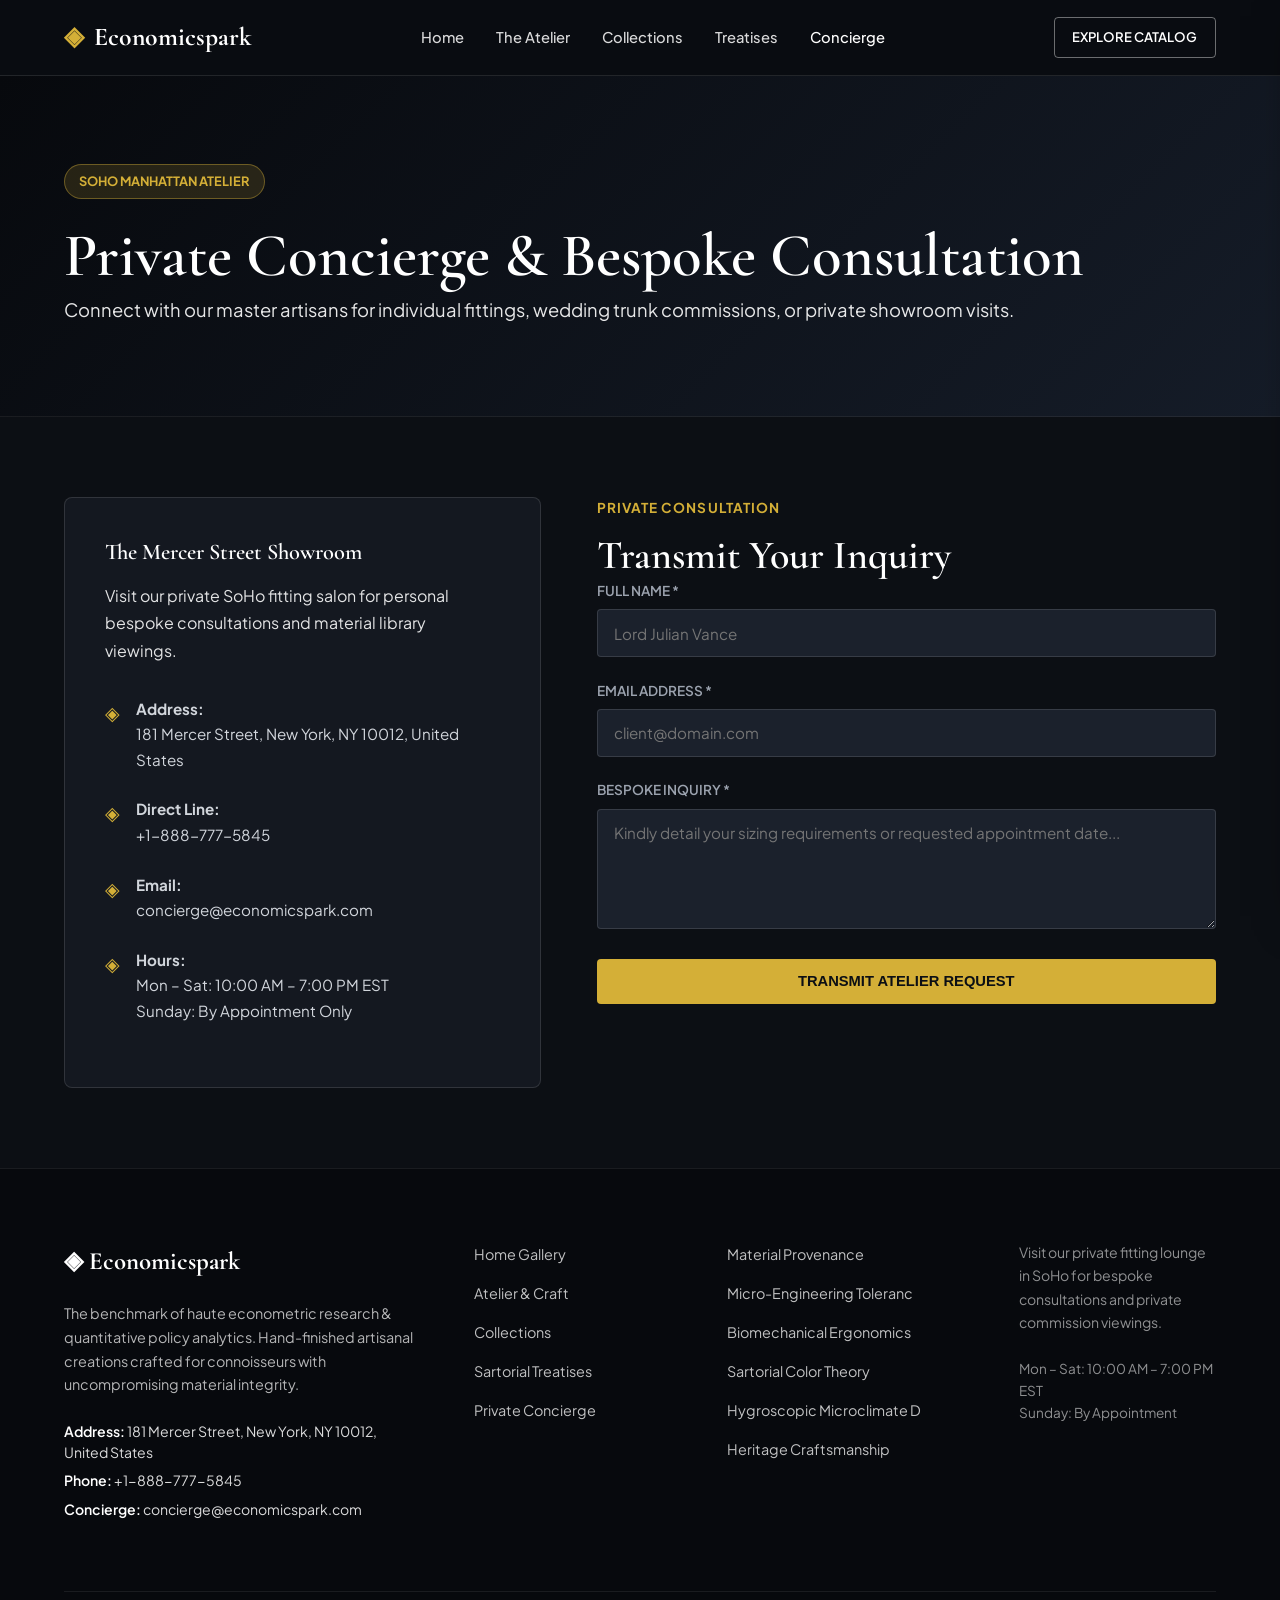
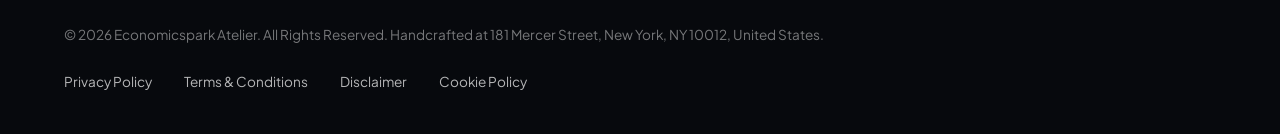
<file: contact.html>
<!DOCTYPE html>
<html lang="en">
<head>
  <meta charset="UTF-8">
  <meta name="viewport" content="width=device-width, initial-scale=1.0">
  <title>Private Concierge & Showroom Appointments — Economicspark</title>
  <meta name="description" content="Contact Economicspark at 181 Mercer Street, New York, NY 10012 or call +1-888-777-5845.">
  <link rel="canonical" href="https://economicspark.com/contact.html">
  <link rel="preconnect" href="https://fonts.googleapis.com">
  <link rel="preconnect" href="https://fonts.gstatic.com" crossorigin>
  <link href="https://fonts.googleapis.com/css2?family=Cormorant+Garamond:ital,wght@0,400;0,600;0,700;1,400&family=Plus+Jakarta+Sans:wght@300;400;500;600;700&display=swap" rel="stylesheet">
  <link rel="stylesheet" href="/assets/css/style.css">
  <!-- Google tag (gtag.js) -->
  <script async src="https://www.googletagmanager.com/gtag/js?id=G-0LY0HY7L01"></script>
  <script>
    window.dataLayer = window.dataLayer || [];
    function gtag(){dataLayer.push(arguments);}
    gtag('js', new Date());
    gtag('config', 'G-0LY0HY7L01');
  </script>

</head>
<body>
  <!-- Mandatory Global Site Header (Exactly 1 per page) -->
  <header class="site-header">
    <div class="header-container">
      <a href="/" class="brand-logo" aria-label="Economicspark Home">
        <span class="logo-mark">◈</span>
        <span class="logo-text">Economicspark</span>
      </a>
      <nav class="desktop-nav" aria-label="Primary Navigation">
        <a href="/" class="nav-link">Home</a>
        <a href="/about.html" class="nav-link">The Atelier</a>
        <a href="/collection.html" class="nav-link">Collections</a>
        <a href="/blog.html" class="nav-link">Treatises</a>
        <a href="/contact.html" class="nav-link active">Concierge</a>
      </nav>
      <div class="header-actions">
        <a href="/collection.html" class="btn btn-sm btn-outline">Explore Catalog</a>
        <button id="drawer-toggle" class="mobile-toggle" aria-label="Open Navigation Menu">
          <span class="hamburger-bar"></span>
          <span class="hamburger-bar"></span>
          <span class="hamburger-bar"></span>
        </button>
      </div>
    </div>
  </header>

  <!-- Mandatory Mobile Navigation Drawer (Exactly 1 per page) -->
  <div class="mobile-drawer" id="mobile-drawer" aria-hidden="true">
    <div class="drawer-header">
      <div class="drawer-brand">Economicspark</div>
      <button id="drawer-close" class="drawer-close-btn" aria-label="Close Navigation Menu">&times;</button>
    </div>
    <nav class="drawer-nav" aria-label="Mobile Navigation">
      <a href="/" class="drawer-link">Home</a>
      <a href="/about.html" class="drawer-link">The Atelier &amp; Craft</a>
      <a href="/collection.html" class="drawer-link">Curated Quantitative Economics &amp; Policy Treatise Vitrine</a>
      <a href="/blog.html" class="drawer-link">Sartorial Treatises</a>
      <a href="/contact.html" class="drawer-link active">Private Concierge</a>
    </nav>
    <div class="drawer-footer">
      <p class="drawer-contact-title">Manhattan Atelier &amp; Suite</p>
      <p class="drawer-contact-info">181 Mercer Street, New York, NY 10012, United States</p>
      <p class="drawer-contact-info">Tel: +1-888-777-5845</p>
      <p class="drawer-contact-info">Email: concierge@economicspark.com</p>
    </div>
  </div>
  <div id="drawer-overlay" class="drawer-overlay"></div>
  <section class="page-hero">
    <div class="container">
      <span class="hero-badge">SoHo Manhattan Atelier</span>
      <h1>Private Concierge &amp; Bespoke Consultation</h1>
      <p class="lead">Connect with our master artisans for individual fittings, wedding trunk commissions, or private showroom visits.</p>
    </div>
  </section>
  <main class="section">
    <div class="container">
      <div class="contact-grid">
        <div class="contact-info-card">
          <h3>The Mercer Street Showroom</h3>
          <p style="color: rgba(255,255,255,0.88) !important; line-height: 1.7; margin-bottom: 2rem;">Visit our private SoHo fitting salon for personal bespoke consultations and material library viewings.</p>
          <div class="contact-detail-row"><span class="contact-icon">◈</span><div><strong>Address:</strong><br>181 Mercer Street, New York, NY 10012, United States</div></div>
          <div class="contact-detail-row"><span class="contact-icon">◈</span><div><strong>Direct Line:</strong><br>+1-888-777-5845</div></div>
          <div class="contact-detail-row"><span class="contact-icon">◈</span><div><strong>Email:</strong><br>concierge@economicspark.com</div></div>
          <div class="contact-detail-row"><span class="contact-icon">◈</span><div><strong>Hours:</strong><br>Mon – Sat: 10:00 AM – 7:00 PM EST<br>Sunday: By Appointment Only</div></div>
        </div>
        <div>
          <div class="section-subtitle">Private Consultation</div>
          <h2>Transmit Your Inquiry</h2>
          <form id="concierge-form">
            <div class="form-group"><label for="client-name" class="form-label">Full Name *</label><input type="text" id="client-name" class="form-control" placeholder="Lord Julian Vance" required></div>
            <div class="form-group"><label for="client-email" class="form-label">Email Address *</label><input type="email" id="client-email" class="form-control" placeholder="client@domain.com" required></div>
            <div class="form-group"><label for="client-message" class="form-label">Bespoke Inquiry *</label><textarea id="client-message" class="form-control" placeholder="Kindly detail your sizing requirements or requested appointment date..." required></textarea></div>
            <button type="submit" class="btn btn-primary" style="width: 100%;">Transmit Atelier Request</button>
            <div id="form-feedback" class="form-feedback"></div>
          </form>
        </div>
      </div>
    </div>
  </main>
  <!-- Mandatory Global Site Footer (Minimalist 4-Column Horizontal Spread Layout) -->
  <footer class="site-footer">
    <div class="container">
      <div class="footer-grid">
        <div class="footer-col">
          <div class="footer-brand">◈ Economicspark</div>
          <p class="footer-desc">
            The benchmark of haute econometric research &amp; quantitative policy analytics. Hand-finished artisanal creations crafted for connoisseurs with uncompromising material integrity.
          </p>
          <div class="footer-contact-item"><strong>Address:</strong> 181 Mercer Street, New York, NY 10012, United States</div>
          <div class="footer-contact-item"><strong>Phone:</strong> +1-888-777-5845</div>
          <div class="footer-contact-item"><strong>Concierge:</strong> concierge@economicspark.com</div>
        </div>
        <div class="footer-col">
          <ul class="footer-links">
            <li><a href="/">Home Gallery</a></li>
            <li><a href="/about.html">Atelier &amp; Craft</a></li>
            <li><a href="/collection.html">Collections</a></li>
            <li><a href="/blog.html">Sartorial Treatises</a></li>
            <li><a href="/contact.html">Private Concierge</a></li>
          </ul>
        </div>
        <div class="footer-col">
          <ul class="footer-links">
            <li><a href="/blog/material-provenance-and-fiber-crystallography.html">Material Provenance</a></li>
            <li><a href="/blog/micro-engineering-tolerances-and-finishing.html">Micro-Engineering Toleranc</a></li>
            <li><a href="/blog/biomechanical-ergonomics-and-wearer-physics.html">Biomechanical Ergonomics</a></li>
            <li><a href="/blog/sartorial-color-theory-and-formal-etiquette.html">Sartorial Color Theory</a></li>
            <li><a href="/blog/hygroscopic-microclimate-thermodynamics.html">Hygroscopic Microclimate D</a></li>
            <li><a href="/blog/bespoke-craftsmanship-and-heritage-methods.html">Heritage Craftsmanship</a></li>
          </ul>
        </div>
        <div class="footer-col">
          <p class="footer-salon-desc">
            Visit our private fitting lounge in SoHo for bespoke consultations and private commission viewings.
          </p>
          <p class="footer-hours">
            Mon &ndash; Sat: 10:00 AM &ndash; 7:00 PM<br>EST<br>Sunday: By Appointment
          </p>
        </div>
      </div>
      <div class="footer-bottom">
        <p>&copy; 2026 Economicspark Atelier. All Rights Reserved. Handcrafted at 181 Mercer Street, New York, NY 10012, United States.</p>
        <div class="footer-legal-links">
          <a href="/privacy-policy.html">Privacy Policy</a>
          <a href="/terms-and-conditions.html">Terms &amp; Conditions</a>
          <a href="/disclaimer.html">Disclaimer</a>
          <a href="/cookie-policy.html">Cookie Policy</a>
        </div>
      </div>
    </div>
  </footer>
  <script src="/assets/js/main.js"></script>
</body>
</html>
</file>
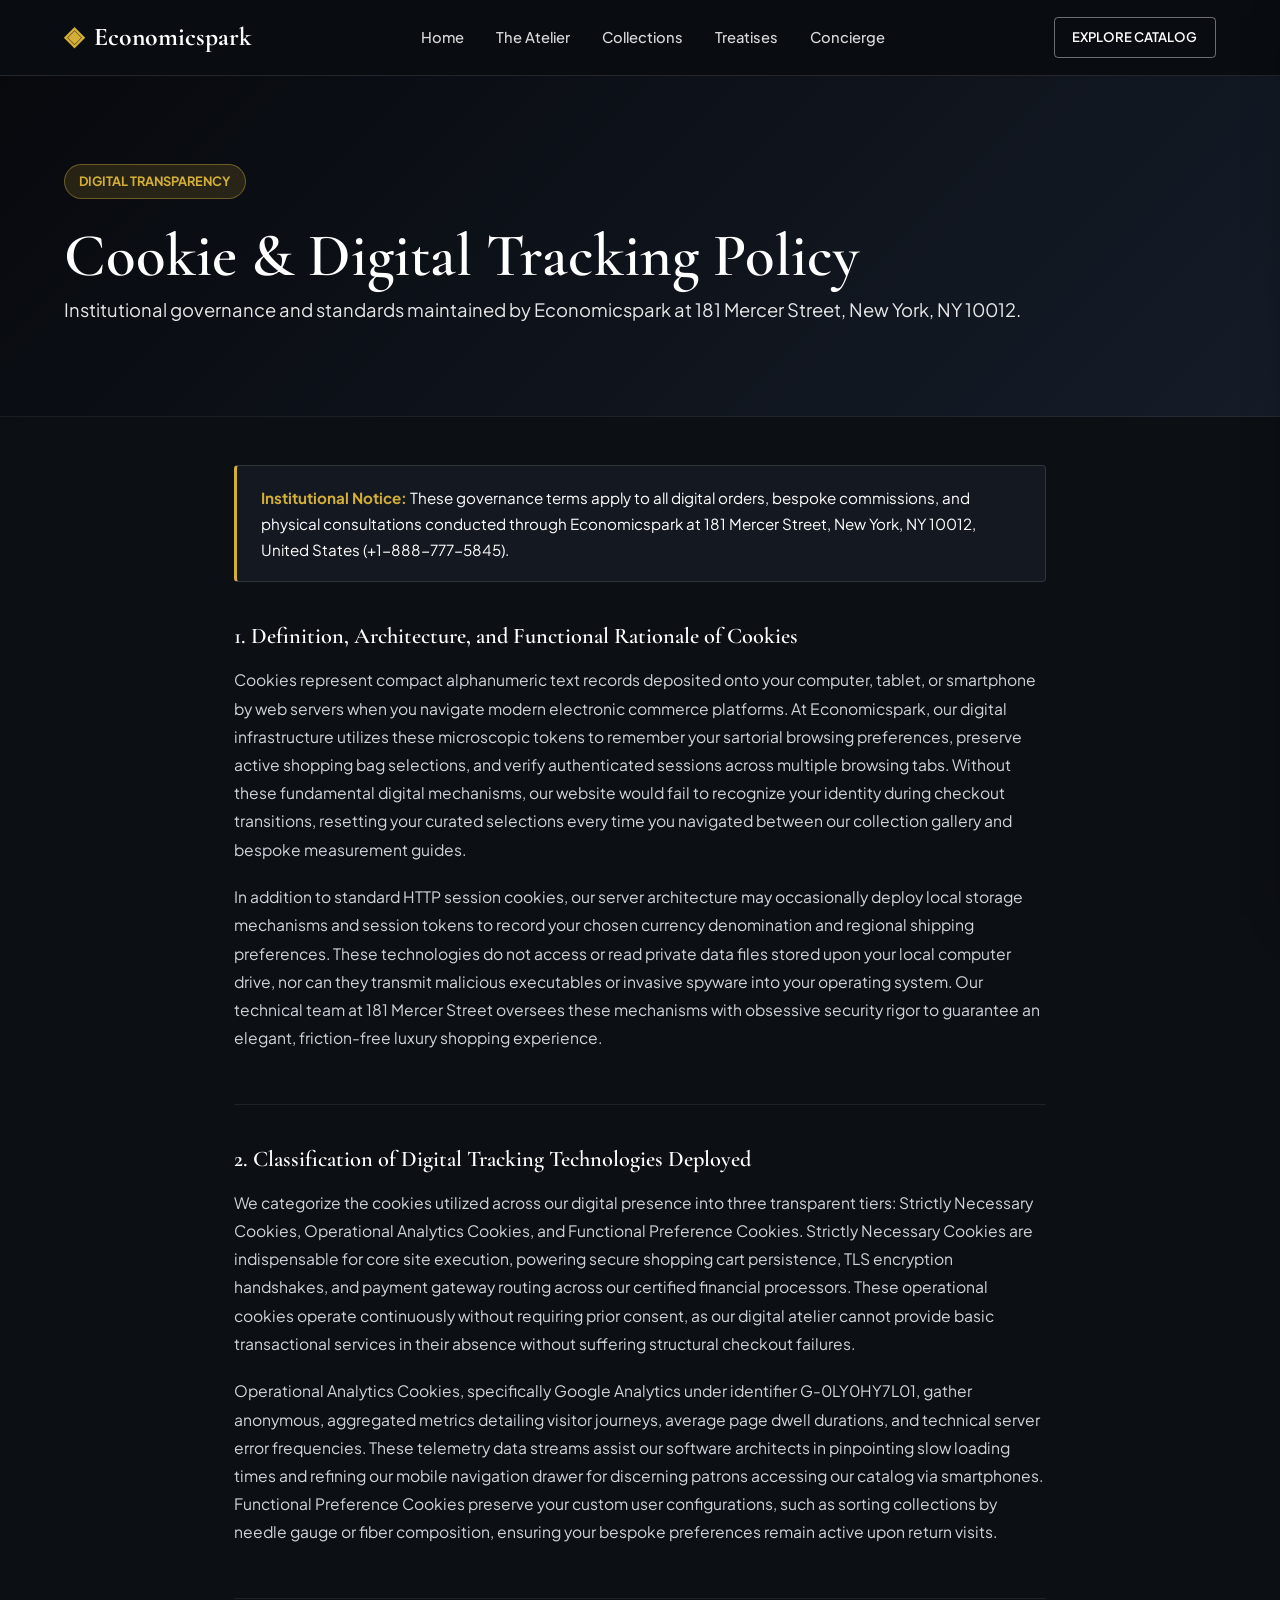
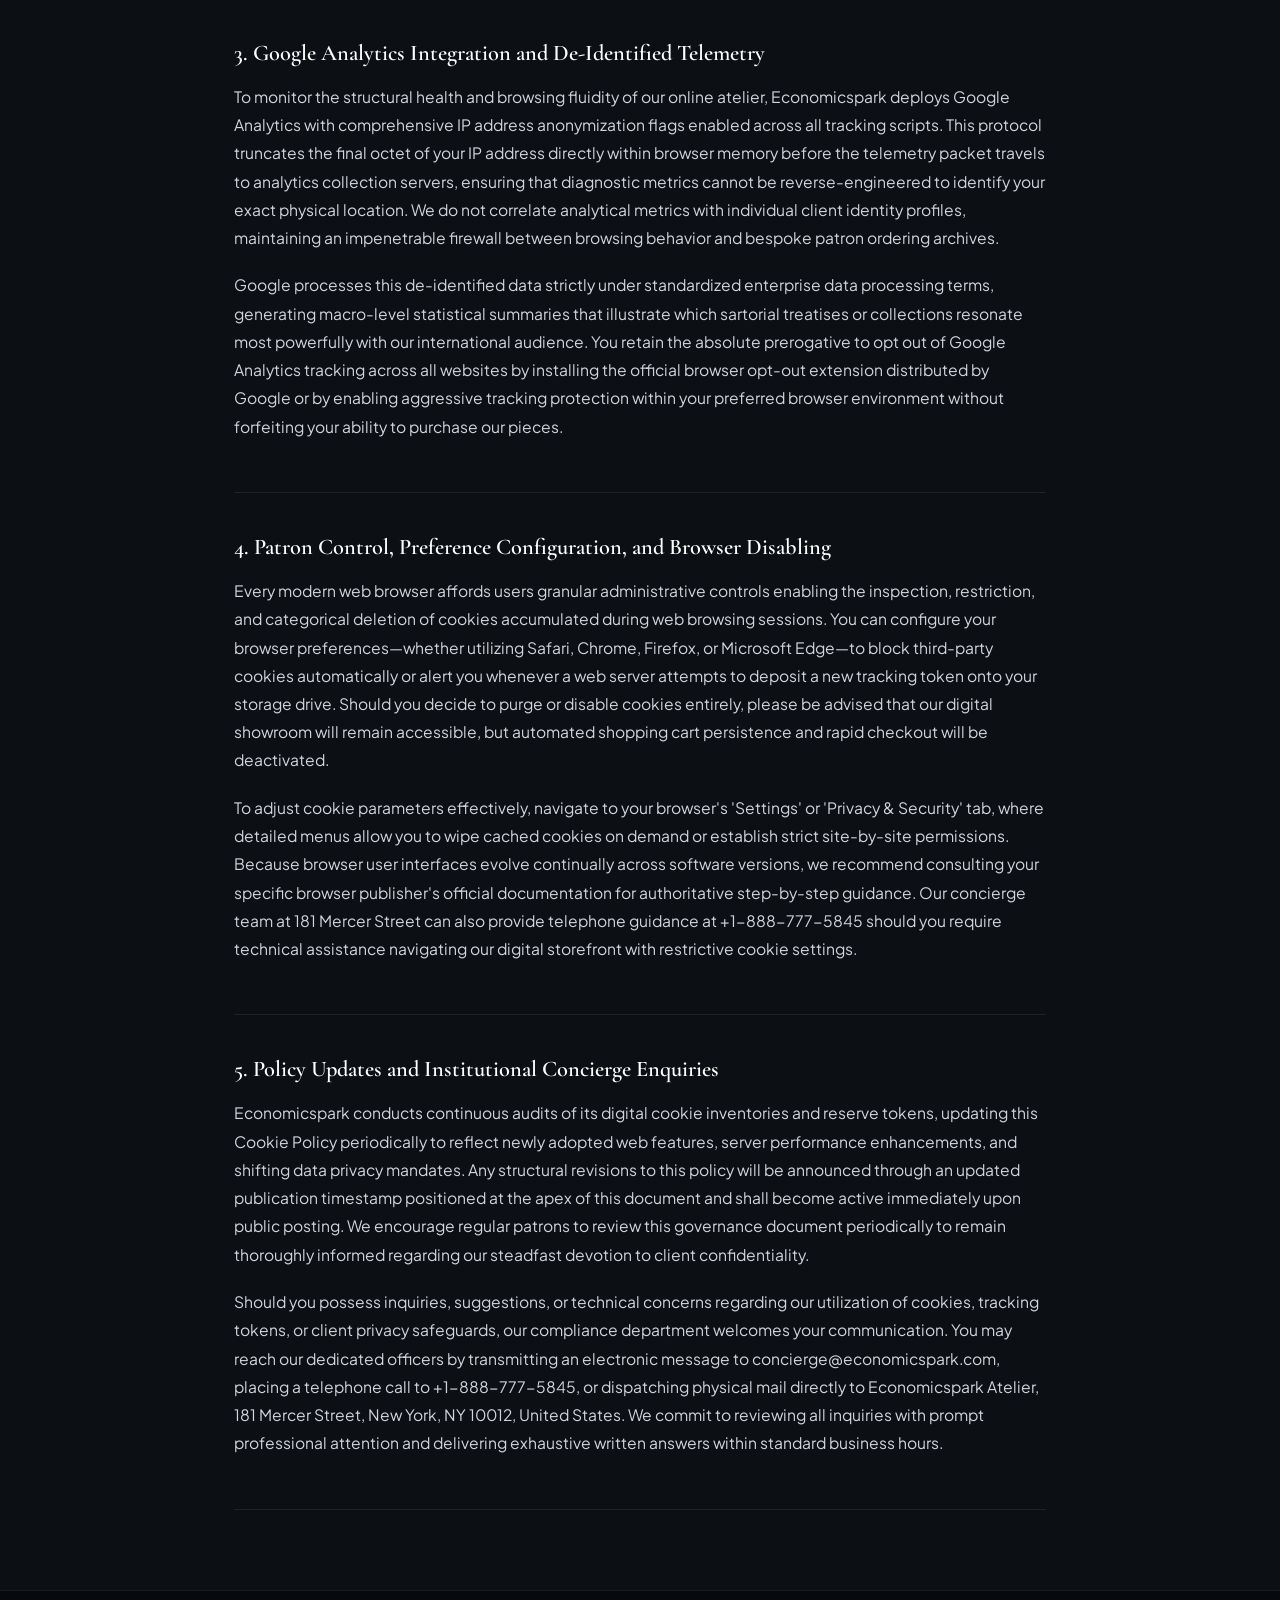
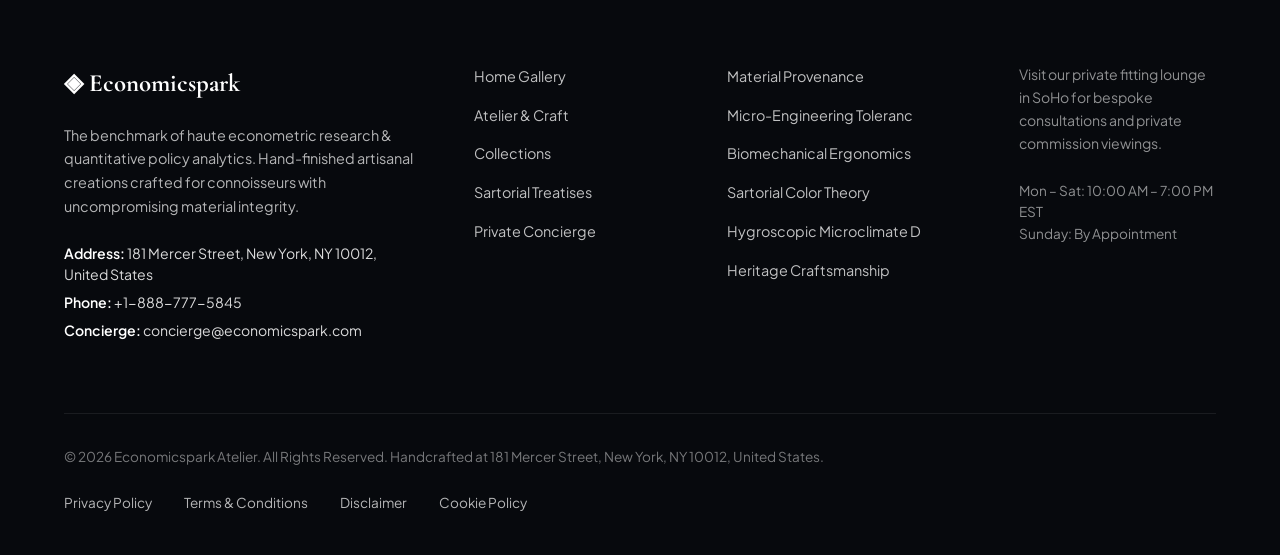
<file: cookie-policy.html>
<!DOCTYPE html>
<html lang="en">
<head>
  <meta charset="UTF-8">
  <meta name="viewport" content="width=device-width, initial-scale=1.0">
  <title>Cookie & Digital Tracking Policy — Economicspark</title>
  <meta name="description" content="Official Cookie & Digital Tracking Policy for Economicspark at 181 Mercer Street, New York.">
  <link rel="canonical" href="https://economicspark.com/cookie-policy.html">
  <link rel="preconnect" href="https://fonts.googleapis.com">
  <link rel="preconnect" href="https://fonts.gstatic.com" crossorigin>
  <link href="https://fonts.googleapis.com/css2?family=Cormorant+Garamond:ital,wght@0,400;0,600;0,700;1,400&family=Plus+Jakarta+Sans:wght@300;400;500;600;700&display=swap" rel="stylesheet">
  <link rel="stylesheet" href="/assets/css/style.css">
  <!-- Google tag (gtag.js) -->
  <script async src="https://www.googletagmanager.com/gtag/js?id=G-0LY0HY7L01"></script>
  <script>
    window.dataLayer = window.dataLayer || [];
    function gtag(){dataLayer.push(arguments);}
    gtag('js', new Date());
    gtag('config', 'G-0LY0HY7L01');
  </script>

</head>
<body>
  <!-- Mandatory Global Site Header (Exactly 1 per page) -->
  <header class="site-header">
    <div class="header-container">
      <a href="/" class="brand-logo" aria-label="Economicspark Home">
        <span class="logo-mark">◈</span>
        <span class="logo-text">Economicspark</span>
      </a>
      <nav class="desktop-nav" aria-label="Primary Navigation">
        <a href="/" class="nav-link">Home</a>
        <a href="/about.html" class="nav-link">The Atelier</a>
        <a href="/collection.html" class="nav-link">Collections</a>
        <a href="/blog.html" class="nav-link">Treatises</a>
        <a href="/contact.html" class="nav-link">Concierge</a>
      </nav>
      <div class="header-actions">
        <a href="/collection.html" class="btn btn-sm btn-outline">Explore Catalog</a>
        <button id="drawer-toggle" class="mobile-toggle" aria-label="Open Navigation Menu">
          <span class="hamburger-bar"></span>
          <span class="hamburger-bar"></span>
          <span class="hamburger-bar"></span>
        </button>
      </div>
    </div>
  </header>

  <!-- Mandatory Mobile Navigation Drawer (Exactly 1 per page) -->
  <div class="mobile-drawer" id="mobile-drawer" aria-hidden="true">
    <div class="drawer-header">
      <div class="drawer-brand">Economicspark</div>
      <button id="drawer-close" class="drawer-close-btn" aria-label="Close Navigation Menu">&times;</button>
    </div>
    <nav class="drawer-nav" aria-label="Mobile Navigation">
      <a href="/" class="drawer-link">Home</a>
      <a href="/about.html" class="drawer-link">The Atelier &amp; Craft</a>
      <a href="/collection.html" class="drawer-link">Curated Quantitative Economics &amp; Policy Treatise Vitrine</a>
      <a href="/blog.html" class="drawer-link">Sartorial Treatises</a>
      <a href="/contact.html" class="drawer-link">Private Concierge</a>
    </nav>
    <div class="drawer-footer">
      <p class="drawer-contact-title">Manhattan Atelier &amp; Suite</p>
      <p class="drawer-contact-info">181 Mercer Street, New York, NY 10012, United States</p>
      <p class="drawer-contact-info">Tel: +1-888-777-5845</p>
      <p class="drawer-contact-info">Email: concierge@economicspark.com</p>
    </div>
  </div>
  <div id="drawer-overlay" class="drawer-overlay"></div>
  <section class="page-hero">
    <div class="container">
      <span class="hero-badge">Digital Transparency</span>
      <h1>Cookie & Digital Tracking Policy</h1>
      <p class="lead">Institutional governance and standards maintained by Economicspark at 181 Mercer Street, New York, NY 10012.</p>
    </div>
  </section>
  <main class="policy-page-wrapper">
    <div class="policy-container">
      <div class="policy-box">
        <strong>Institutional Notice:</strong> These governance terms apply to all digital orders, bespoke commissions, and physical consultations conducted through Economicspark at 181 Mercer Street, New York, NY 10012, United States (+1-888-777-5845).
      </div>      <article class="policy-block">
        <h2>1. Definition, Architecture, and Functional Rationale of Cookies</h2>        <p class="policy-p">Cookies represent compact alphanumeric text records deposited onto your computer, tablet, or smartphone by web servers when you navigate modern electronic commerce platforms. At Economicspark, our digital infrastructure utilizes these microscopic tokens to remember your sartorial browsing preferences, preserve active shopping bag selections, and verify authenticated sessions across multiple browsing tabs. Without these fundamental digital mechanisms, our website would fail to recognize your identity during checkout transitions, resetting your curated selections every time you navigated between our collection gallery and bespoke measurement guides.</p>        <p class="policy-p">In addition to standard HTTP session cookies, our server architecture may occasionally deploy local storage mechanisms and session tokens to record your chosen currency denomination and regional shipping preferences. These technologies do not access or read private data files stored upon your local computer drive, nor can they transmit malicious executables or invasive spyware into your operating system. Our technical team at 181 Mercer Street oversees these mechanisms with obsessive security rigor to guarantee an elegant, friction-free luxury shopping experience.</p>      </article>      <article class="policy-block">
        <h2>2. Classification of Digital Tracking Technologies Deployed</h2>        <p class="policy-p">We categorize the cookies utilized across our digital presence into three transparent tiers: Strictly Necessary Cookies, Operational Analytics Cookies, and Functional Preference Cookies. Strictly Necessary Cookies are indispensable for core site execution, powering secure shopping cart persistence, TLS encryption handshakes, and payment gateway routing across our certified financial processors. These operational cookies operate continuously without requiring prior consent, as our digital atelier cannot provide basic transactional services in their absence without suffering structural checkout failures.</p>        <p class="policy-p">Operational Analytics Cookies, specifically Google Analytics under identifier G-0LY0HY7L01, gather anonymous, aggregated metrics detailing visitor journeys, average page dwell durations, and technical server error frequencies. These telemetry data streams assist our software architects in pinpointing slow loading times and refining our mobile navigation drawer for discerning patrons accessing our catalog via smartphones. Functional Preference Cookies preserve your custom user configurations, such as sorting collections by needle gauge or fiber composition, ensuring your bespoke preferences remain active upon return visits.</p>      </article>      <article class="policy-block">
        <h2>3. Google Analytics Integration and De-Identified Telemetry</h2>        <p class="policy-p">To monitor the structural health and browsing fluidity of our online atelier, Economicspark deploys Google Analytics with comprehensive IP address anonymization flags enabled across all tracking scripts. This protocol truncates the final octet of your IP address directly within browser memory before the telemetry packet travels to analytics collection servers, ensuring that diagnostic metrics cannot be reverse-engineered to identify your exact physical location. We do not correlate analytical metrics with individual client identity profiles, maintaining an impenetrable firewall between browsing behavior and bespoke patron ordering archives.</p>        <p class="policy-p">Google processes this de-identified data strictly under standardized enterprise data processing terms, generating macro-level statistical summaries that illustrate which sartorial treatises or collections resonate most powerfully with our international audience. You retain the absolute prerogative to opt out of Google Analytics tracking across all websites by installing the official browser opt-out extension distributed by Google or by enabling aggressive tracking protection within your preferred browser environment without forfeiting your ability to purchase our pieces.</p>      </article>      <article class="policy-block">
        <h2>4. Patron Control, Preference Configuration, and Browser Disabling</h2>        <p class="policy-p">Every modern web browser affords users granular administrative controls enabling the inspection, restriction, and categorical deletion of cookies accumulated during web browsing sessions. You can configure your browser preferences—whether utilizing Safari, Chrome, Firefox, or Microsoft Edge—to block third-party cookies automatically or alert you whenever a web server attempts to deposit a new tracking token onto your storage drive. Should you decide to purge or disable cookies entirely, please be advised that our digital showroom will remain accessible, but automated shopping cart persistence and rapid checkout will be deactivated.</p>        <p class="policy-p">To adjust cookie parameters effectively, navigate to your browser's 'Settings' or 'Privacy & Security' tab, where detailed menus allow you to wipe cached cookies on demand or establish strict site-by-site permissions. Because browser user interfaces evolve continually across software versions, we recommend consulting your specific browser publisher's official documentation for authoritative step-by-step guidance. Our concierge team at 181 Mercer Street can also provide telephone guidance at +1-888-777-5845 should you require technical assistance navigating our digital storefront with restrictive cookie settings.</p>      </article>      <article class="policy-block">
        <h2>5. Policy Updates and Institutional Concierge Enquiries</h2>        <p class="policy-p">Economicspark conducts continuous audits of its digital cookie inventories and reserve tokens, updating this Cookie Policy periodically to reflect newly adopted web features, server performance enhancements, and shifting data privacy mandates. Any structural revisions to this policy will be announced through an updated publication timestamp positioned at the apex of this document and shall become active immediately upon public posting. We encourage regular patrons to review this governance document periodically to remain thoroughly informed regarding our steadfast devotion to client confidentiality.</p>        <p class="policy-p">Should you possess inquiries, suggestions, or technical concerns regarding our utilization of cookies, tracking tokens, or client privacy safeguards, our compliance department welcomes your communication. You may reach our dedicated officers by transmitting an electronic message to concierge@economicspark.com, placing a telephone call to +1-888-777-5845, or dispatching physical mail directly to Economicspark Atelier, 181 Mercer Street, New York, NY 10012, United States. We commit to reviewing all inquiries with prompt professional attention and delivering exhaustive written answers within standard business hours.</p>      </article>    </div>
  </main>
  <!-- Mandatory Global Site Footer (Minimalist 4-Column Horizontal Spread Layout) -->
  <footer class="site-footer">
    <div class="container">
      <div class="footer-grid">
        <div class="footer-col">
          <div class="footer-brand">◈ Economicspark</div>
          <p class="footer-desc">
            The benchmark of haute econometric research &amp; quantitative policy analytics. Hand-finished artisanal creations crafted for connoisseurs with uncompromising material integrity.
          </p>
          <div class="footer-contact-item"><strong>Address:</strong> 181 Mercer Street, New York, NY 10012, United States</div>
          <div class="footer-contact-item"><strong>Phone:</strong> +1-888-777-5845</div>
          <div class="footer-contact-item"><strong>Concierge:</strong> concierge@economicspark.com</div>
        </div>
        <div class="footer-col">
          <ul class="footer-links">
            <li><a href="/">Home Gallery</a></li>
            <li><a href="/about.html">Atelier &amp; Craft</a></li>
            <li><a href="/collection.html">Collections</a></li>
            <li><a href="/blog.html">Sartorial Treatises</a></li>
            <li><a href="/contact.html">Private Concierge</a></li>
          </ul>
        </div>
        <div class="footer-col">
          <ul class="footer-links">
            <li><a href="/blog/material-provenance-and-fiber-crystallography.html">Material Provenance</a></li>
            <li><a href="/blog/micro-engineering-tolerances-and-finishing.html">Micro-Engineering Toleranc</a></li>
            <li><a href="/blog/biomechanical-ergonomics-and-wearer-physics.html">Biomechanical Ergonomics</a></li>
            <li><a href="/blog/sartorial-color-theory-and-formal-etiquette.html">Sartorial Color Theory</a></li>
            <li><a href="/blog/hygroscopic-microclimate-thermodynamics.html">Hygroscopic Microclimate D</a></li>
            <li><a href="/blog/bespoke-craftsmanship-and-heritage-methods.html">Heritage Craftsmanship</a></li>
          </ul>
        </div>
        <div class="footer-col">
          <p class="footer-salon-desc">
            Visit our private fitting lounge in SoHo for bespoke consultations and private commission viewings.
          </p>
          <p class="footer-hours">
            Mon &ndash; Sat: 10:00 AM &ndash; 7:00 PM<br>EST<br>Sunday: By Appointment
          </p>
        </div>
      </div>
      <div class="footer-bottom">
        <p>&copy; 2026 Economicspark Atelier. All Rights Reserved. Handcrafted at 181 Mercer Street, New York, NY 10012, United States.</p>
        <div class="footer-legal-links">
          <a href="/privacy-policy.html">Privacy Policy</a>
          <a href="/terms-and-conditions.html">Terms &amp; Conditions</a>
          <a href="/disclaimer.html">Disclaimer</a>
          <a href="/cookie-policy.html">Cookie Policy</a>
        </div>
      </div>
    </div>
  </footer>
  <script src="/assets/js/main.js"></script>
</body>
</html>
</file>
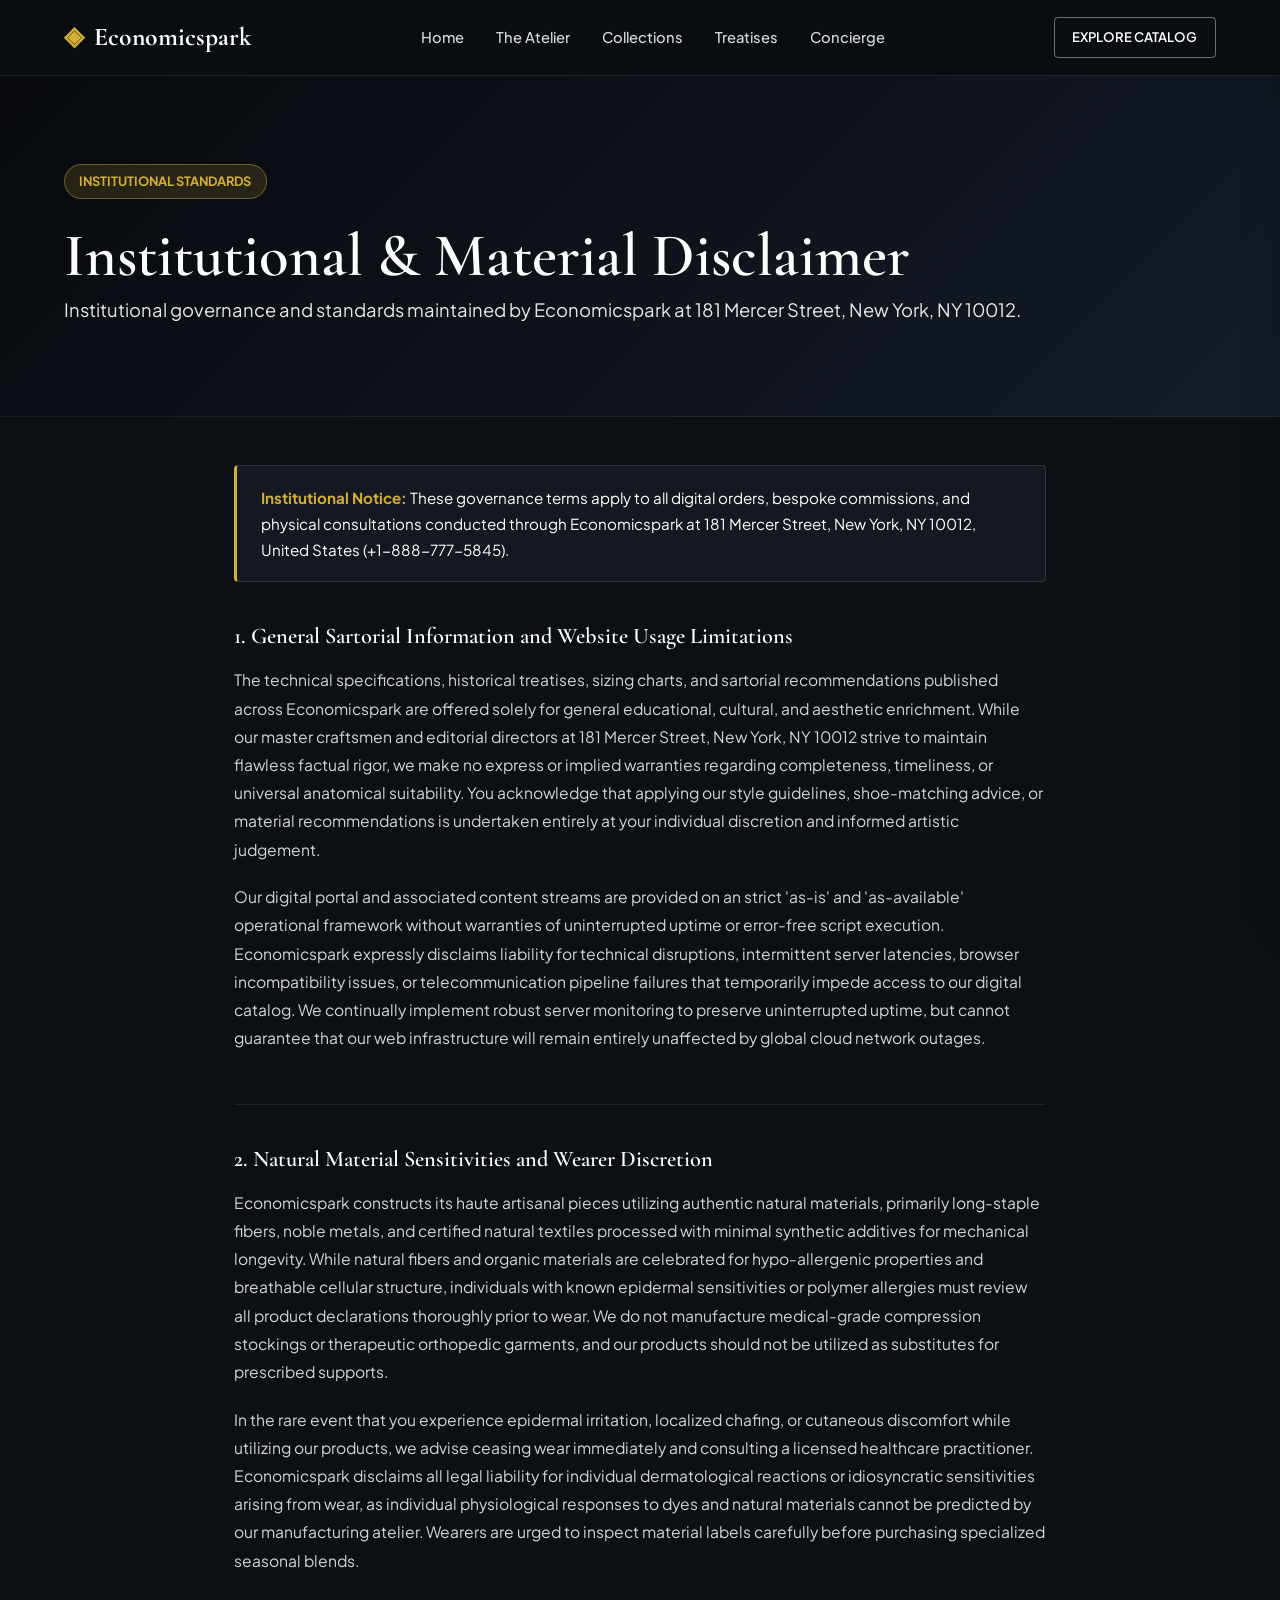
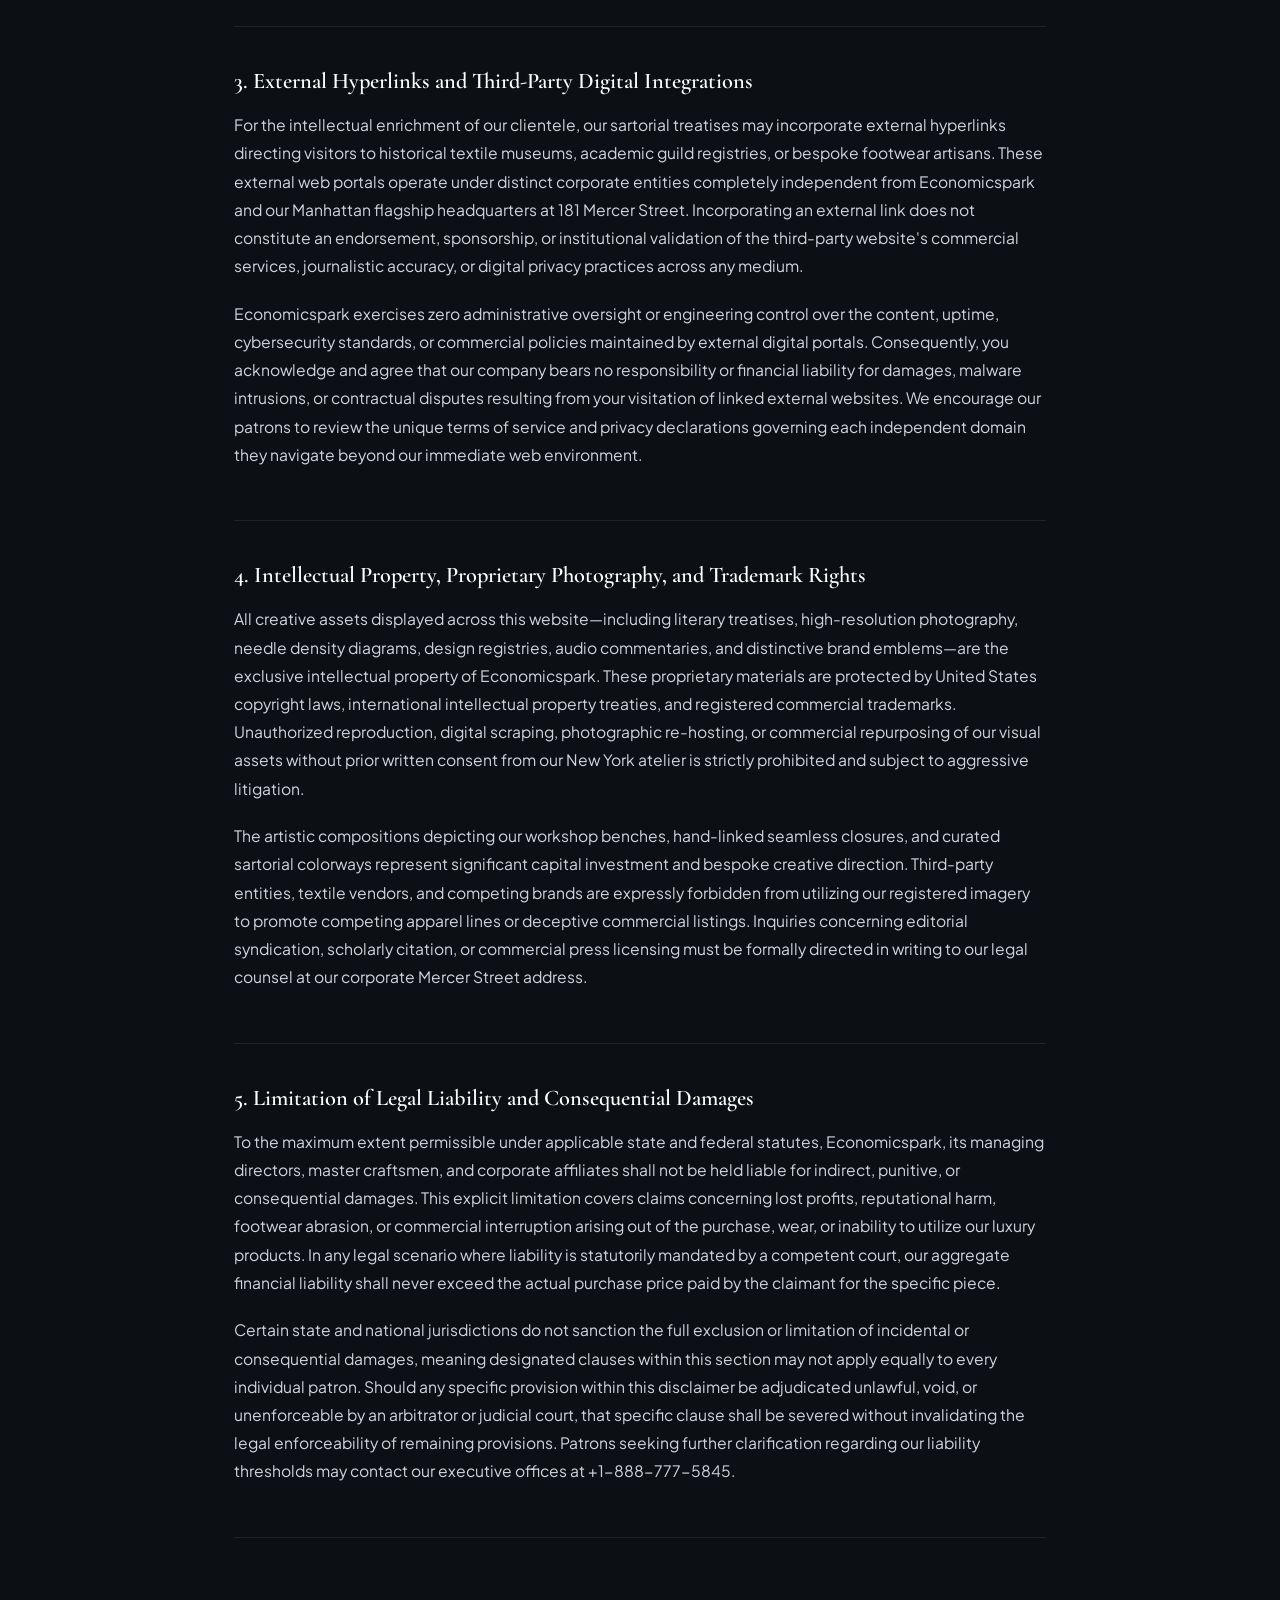
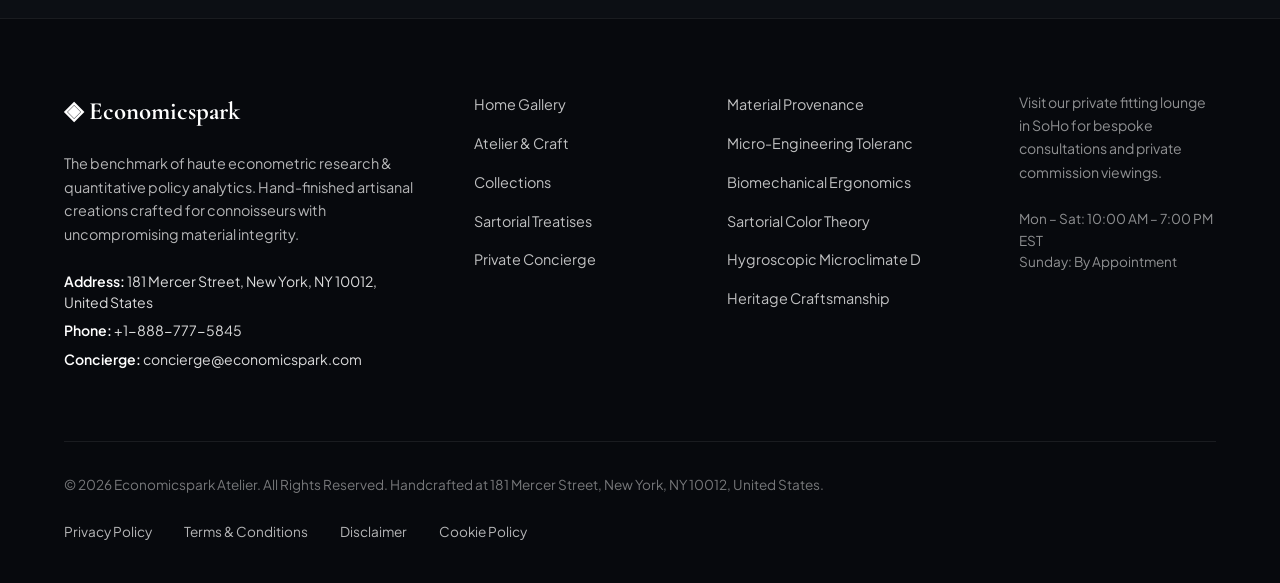
<file: disclaimer.html>
<!DOCTYPE html>
<html lang="en">
<head>
  <meta charset="UTF-8">
  <meta name="viewport" content="width=device-width, initial-scale=1.0">
  <title>Institutional & Material Disclaimer — Economicspark</title>
  <meta name="description" content="Official Institutional & Material Disclaimer for Economicspark at 181 Mercer Street, New York.">
  <link rel="canonical" href="https://economicspark.com/disclaimer.html">
  <link rel="preconnect" href="https://fonts.googleapis.com">
  <link rel="preconnect" href="https://fonts.gstatic.com" crossorigin>
  <link href="https://fonts.googleapis.com/css2?family=Cormorant+Garamond:ital,wght@0,400;0,600;0,700;1,400&family=Plus+Jakarta+Sans:wght@300;400;500;600;700&display=swap" rel="stylesheet">
  <link rel="stylesheet" href="/assets/css/style.css">
  <!-- Google tag (gtag.js) -->
  <script async src="https://www.googletagmanager.com/gtag/js?id=G-0LY0HY7L01"></script>
  <script>
    window.dataLayer = window.dataLayer || [];
    function gtag(){dataLayer.push(arguments);}
    gtag('js', new Date());
    gtag('config', 'G-0LY0HY7L01');
  </script>

</head>
<body>
  <!-- Mandatory Global Site Header (Exactly 1 per page) -->
  <header class="site-header">
    <div class="header-container">
      <a href="/" class="brand-logo" aria-label="Economicspark Home">
        <span class="logo-mark">◈</span>
        <span class="logo-text">Economicspark</span>
      </a>
      <nav class="desktop-nav" aria-label="Primary Navigation">
        <a href="/" class="nav-link">Home</a>
        <a href="/about.html" class="nav-link">The Atelier</a>
        <a href="/collection.html" class="nav-link">Collections</a>
        <a href="/blog.html" class="nav-link">Treatises</a>
        <a href="/contact.html" class="nav-link">Concierge</a>
      </nav>
      <div class="header-actions">
        <a href="/collection.html" class="btn btn-sm btn-outline">Explore Catalog</a>
        <button id="drawer-toggle" class="mobile-toggle" aria-label="Open Navigation Menu">
          <span class="hamburger-bar"></span>
          <span class="hamburger-bar"></span>
          <span class="hamburger-bar"></span>
        </button>
      </div>
    </div>
  </header>

  <!-- Mandatory Mobile Navigation Drawer (Exactly 1 per page) -->
  <div class="mobile-drawer" id="mobile-drawer" aria-hidden="true">
    <div class="drawer-header">
      <div class="drawer-brand">Economicspark</div>
      <button id="drawer-close" class="drawer-close-btn" aria-label="Close Navigation Menu">&times;</button>
    </div>
    <nav class="drawer-nav" aria-label="Mobile Navigation">
      <a href="/" class="drawer-link">Home</a>
      <a href="/about.html" class="drawer-link">The Atelier &amp; Craft</a>
      <a href="/collection.html" class="drawer-link">Curated Quantitative Economics &amp; Policy Treatise Vitrine</a>
      <a href="/blog.html" class="drawer-link">Sartorial Treatises</a>
      <a href="/contact.html" class="drawer-link">Private Concierge</a>
    </nav>
    <div class="drawer-footer">
      <p class="drawer-contact-title">Manhattan Atelier &amp; Suite</p>
      <p class="drawer-contact-info">181 Mercer Street, New York, NY 10012, United States</p>
      <p class="drawer-contact-info">Tel: +1-888-777-5845</p>
      <p class="drawer-contact-info">Email: concierge@economicspark.com</p>
    </div>
  </div>
  <div id="drawer-overlay" class="drawer-overlay"></div>
  <section class="page-hero">
    <div class="container">
      <span class="hero-badge">Institutional Standards</span>
      <h1>Institutional & Material Disclaimer</h1>
      <p class="lead">Institutional governance and standards maintained by Economicspark at 181 Mercer Street, New York, NY 10012.</p>
    </div>
  </section>
  <main class="policy-page-wrapper">
    <div class="policy-container">
      <div class="policy-box">
        <strong>Institutional Notice:</strong> These governance terms apply to all digital orders, bespoke commissions, and physical consultations conducted through Economicspark at 181 Mercer Street, New York, NY 10012, United States (+1-888-777-5845).
      </div>      <article class="policy-block">
        <h2>1. General Sartorial Information and Website Usage Limitations</h2>        <p class="policy-p">The technical specifications, historical treatises, sizing charts, and sartorial recommendations published across Economicspark are offered solely for general educational, cultural, and aesthetic enrichment. While our master craftsmen and editorial directors at 181 Mercer Street, New York, NY 10012 strive to maintain flawless factual rigor, we make no express or implied warranties regarding completeness, timeliness, or universal anatomical suitability. You acknowledge that applying our style guidelines, shoe-matching advice, or material recommendations is undertaken entirely at your individual discretion and informed artistic judgement.</p>        <p class="policy-p">Our digital portal and associated content streams are provided on an strict 'as-is' and 'as-available' operational framework without warranties of uninterrupted uptime or error-free script execution. Economicspark expressly disclaims liability for technical disruptions, intermittent server latencies, browser incompatibility issues, or telecommunication pipeline failures that temporarily impede access to our digital catalog. We continually implement robust server monitoring to preserve uninterrupted uptime, but cannot guarantee that our web infrastructure will remain entirely unaffected by global cloud network outages.</p>      </article>      <article class="policy-block">
        <h2>2. Natural Material Sensitivities and Wearer Discretion</h2>        <p class="policy-p">Economicspark constructs its haute artisanal pieces utilizing authentic natural materials, primarily long-staple fibers, noble metals, and certified natural textiles processed with minimal synthetic additives for mechanical longevity. While natural fibers and organic materials are celebrated for hypo-allergenic properties and breathable cellular structure, individuals with known epidermal sensitivities or polymer allergies must review all product declarations thoroughly prior to wear. We do not manufacture medical-grade compression stockings or therapeutic orthopedic garments, and our products should not be utilized as substitutes for prescribed supports.</p>        <p class="policy-p">In the rare event that you experience epidermal irritation, localized chafing, or cutaneous discomfort while utilizing our products, we advise ceasing wear immediately and consulting a licensed healthcare practitioner. Economicspark disclaims all legal liability for individual dermatological reactions or idiosyncratic sensitivities arising from wear, as individual physiological responses to dyes and natural materials cannot be predicted by our manufacturing atelier. Wearers are urged to inspect material labels carefully before purchasing specialized seasonal blends.</p>      </article>      <article class="policy-block">
        <h2>3. External Hyperlinks and Third-Party Digital Integrations</h2>        <p class="policy-p">For the intellectual enrichment of our clientele, our sartorial treatises may incorporate external hyperlinks directing visitors to historical textile museums, academic guild registries, or bespoke footwear artisans. These external web portals operate under distinct corporate entities completely independent from Economicspark and our Manhattan flagship headquarters at 181 Mercer Street. Incorporating an external link does not constitute an endorsement, sponsorship, or institutional validation of the third-party website's commercial services, journalistic accuracy, or digital privacy practices across any medium.</p>        <p class="policy-p">Economicspark exercises zero administrative oversight or engineering control over the content, uptime, cybersecurity standards, or commercial policies maintained by external digital portals. Consequently, you acknowledge and agree that our company bears no responsibility or financial liability for damages, malware intrusions, or contractual disputes resulting from your visitation of linked external websites. We encourage our patrons to review the unique terms of service and privacy declarations governing each independent domain they navigate beyond our immediate web environment.</p>      </article>      <article class="policy-block">
        <h2>4. Intellectual Property, Proprietary Photography, and Trademark Rights</h2>        <p class="policy-p">All creative assets displayed across this website—including literary treatises, high-resolution photography, needle density diagrams, design registries, audio commentaries, and distinctive brand emblems—are the exclusive intellectual property of Economicspark. These proprietary materials are protected by United States copyright laws, international intellectual property treaties, and registered commercial trademarks. Unauthorized reproduction, digital scraping, photographic re-hosting, or commercial repurposing of our visual assets without prior written consent from our New York atelier is strictly prohibited and subject to aggressive litigation.</p>        <p class="policy-p">The artistic compositions depicting our workshop benches, hand-linked seamless closures, and curated sartorial colorways represent significant capital investment and bespoke creative direction. Third-party entities, textile vendors, and competing brands are expressly forbidden from utilizing our registered imagery to promote competing apparel lines or deceptive commercial listings. Inquiries concerning editorial syndication, scholarly citation, or commercial press licensing must be formally directed in writing to our legal counsel at our corporate Mercer Street address.</p>      </article>      <article class="policy-block">
        <h2>5. Limitation of Legal Liability and Consequential Damages</h2>        <p class="policy-p">To the maximum extent permissible under applicable state and federal statutes, Economicspark, its managing directors, master craftsmen, and corporate affiliates shall not be held liable for indirect, punitive, or consequential damages. This explicit limitation covers claims concerning lost profits, reputational harm, footwear abrasion, or commercial interruption arising out of the purchase, wear, or inability to utilize our luxury products. In any legal scenario where liability is statutorily mandated by a competent court, our aggregate financial liability shall never exceed the actual purchase price paid by the claimant for the specific piece.</p>        <p class="policy-p">Certain state and national jurisdictions do not sanction the full exclusion or limitation of incidental or consequential damages, meaning designated clauses within this section may not apply equally to every individual patron. Should any specific provision within this disclaimer be adjudicated unlawful, void, or unenforceable by an arbitrator or judicial court, that specific clause shall be severed without invalidating the legal enforceability of remaining provisions. Patrons seeking further clarification regarding our liability thresholds may contact our executive offices at +1-888-777-5845.</p>      </article>    </div>
  </main>
  <!-- Mandatory Global Site Footer (Minimalist 4-Column Horizontal Spread Layout) -->
  <footer class="site-footer">
    <div class="container">
      <div class="footer-grid">
        <div class="footer-col">
          <div class="footer-brand">◈ Economicspark</div>
          <p class="footer-desc">
            The benchmark of haute econometric research &amp; quantitative policy analytics. Hand-finished artisanal creations crafted for connoisseurs with uncompromising material integrity.
          </p>
          <div class="footer-contact-item"><strong>Address:</strong> 181 Mercer Street, New York, NY 10012, United States</div>
          <div class="footer-contact-item"><strong>Phone:</strong> +1-888-777-5845</div>
          <div class="footer-contact-item"><strong>Concierge:</strong> concierge@economicspark.com</div>
        </div>
        <div class="footer-col">
          <ul class="footer-links">
            <li><a href="/">Home Gallery</a></li>
            <li><a href="/about.html">Atelier &amp; Craft</a></li>
            <li><a href="/collection.html">Collections</a></li>
            <li><a href="/blog.html">Sartorial Treatises</a></li>
            <li><a href="/contact.html">Private Concierge</a></li>
          </ul>
        </div>
        <div class="footer-col">
          <ul class="footer-links">
            <li><a href="/blog/material-provenance-and-fiber-crystallography.html">Material Provenance</a></li>
            <li><a href="/blog/micro-engineering-tolerances-and-finishing.html">Micro-Engineering Toleranc</a></li>
            <li><a href="/blog/biomechanical-ergonomics-and-wearer-physics.html">Biomechanical Ergonomics</a></li>
            <li><a href="/blog/sartorial-color-theory-and-formal-etiquette.html">Sartorial Color Theory</a></li>
            <li><a href="/blog/hygroscopic-microclimate-thermodynamics.html">Hygroscopic Microclimate D</a></li>
            <li><a href="/blog/bespoke-craftsmanship-and-heritage-methods.html">Heritage Craftsmanship</a></li>
          </ul>
        </div>
        <div class="footer-col">
          <p class="footer-salon-desc">
            Visit our private fitting lounge in SoHo for bespoke consultations and private commission viewings.
          </p>
          <p class="footer-hours">
            Mon &ndash; Sat: 10:00 AM &ndash; 7:00 PM<br>EST<br>Sunday: By Appointment
          </p>
        </div>
      </div>
      <div class="footer-bottom">
        <p>&copy; 2026 Economicspark Atelier. All Rights Reserved. Handcrafted at 181 Mercer Street, New York, NY 10012, United States.</p>
        <div class="footer-legal-links">
          <a href="/privacy-policy.html">Privacy Policy</a>
          <a href="/terms-and-conditions.html">Terms &amp; Conditions</a>
          <a href="/disclaimer.html">Disclaimer</a>
          <a href="/cookie-policy.html">Cookie Policy</a>
        </div>
      </div>
    </div>
  </footer>
  <script src="/assets/js/main.js"></script>
</body>
</html>
</file>
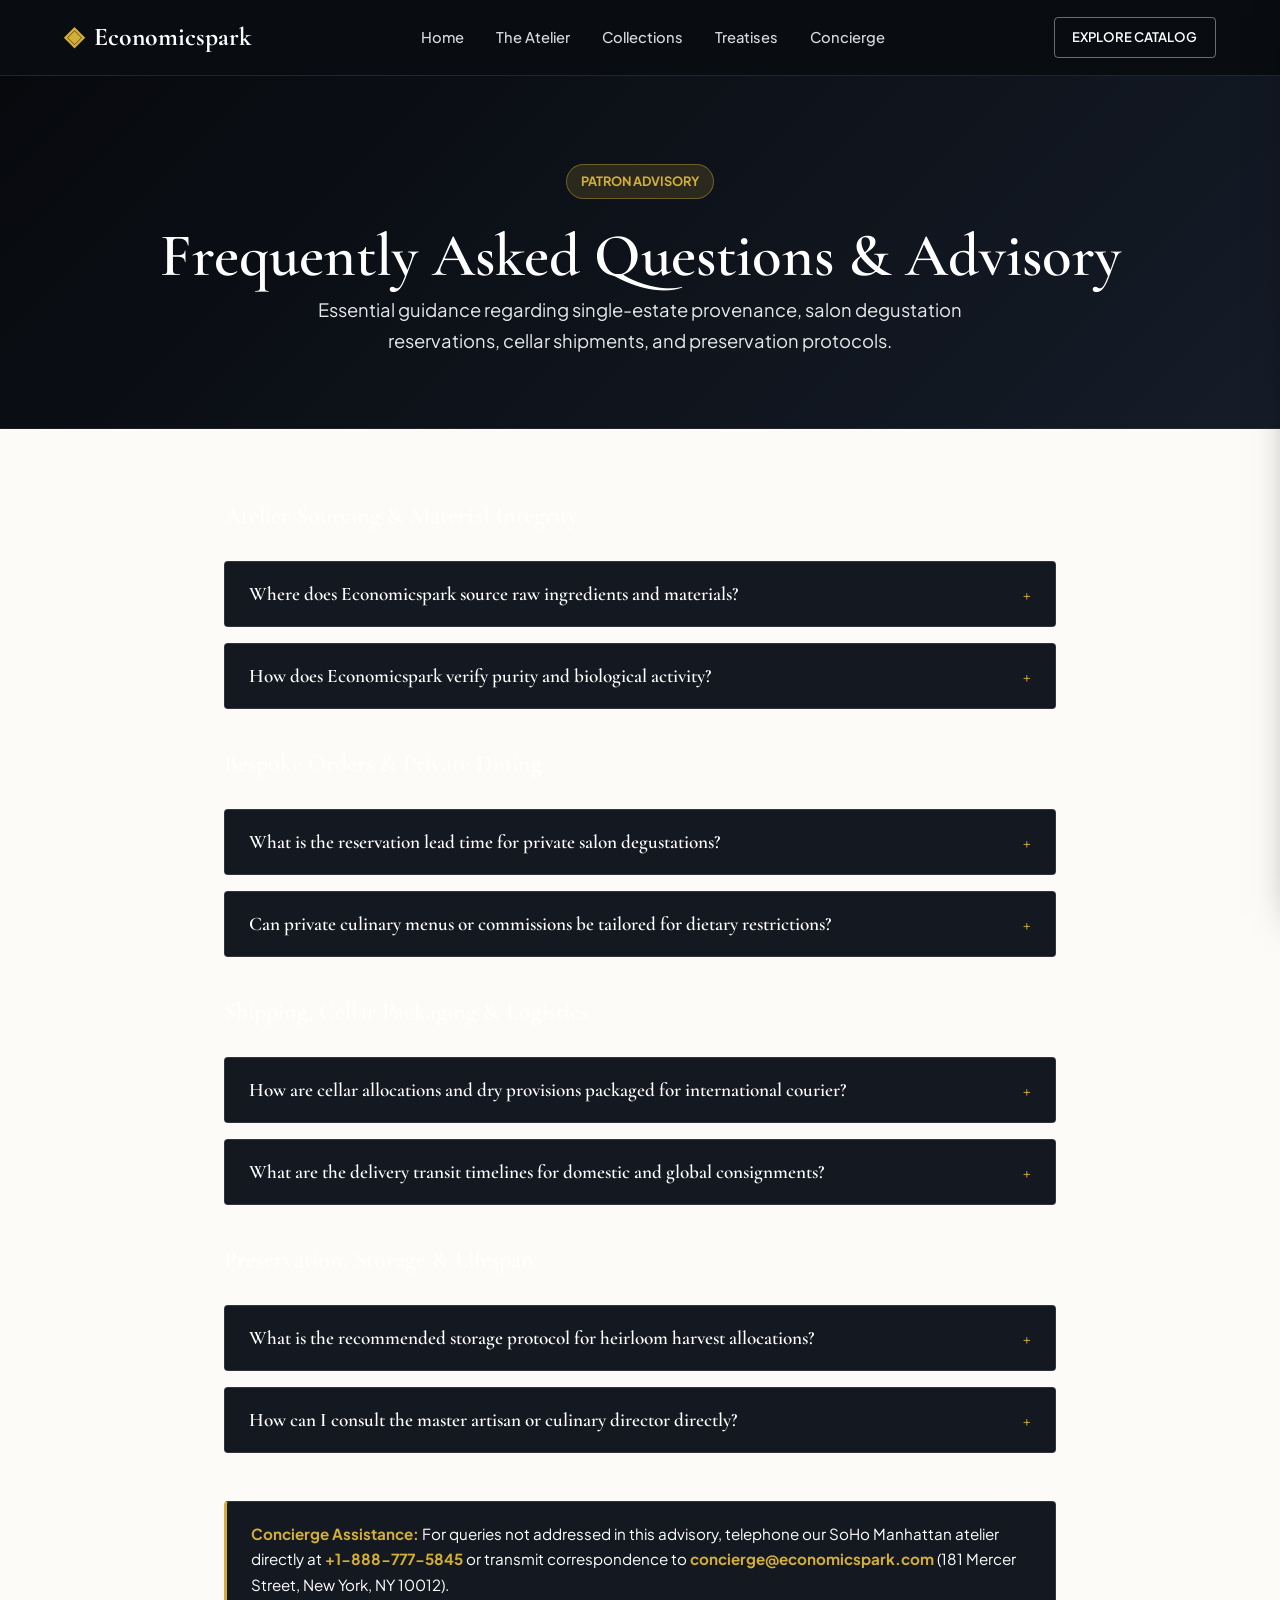
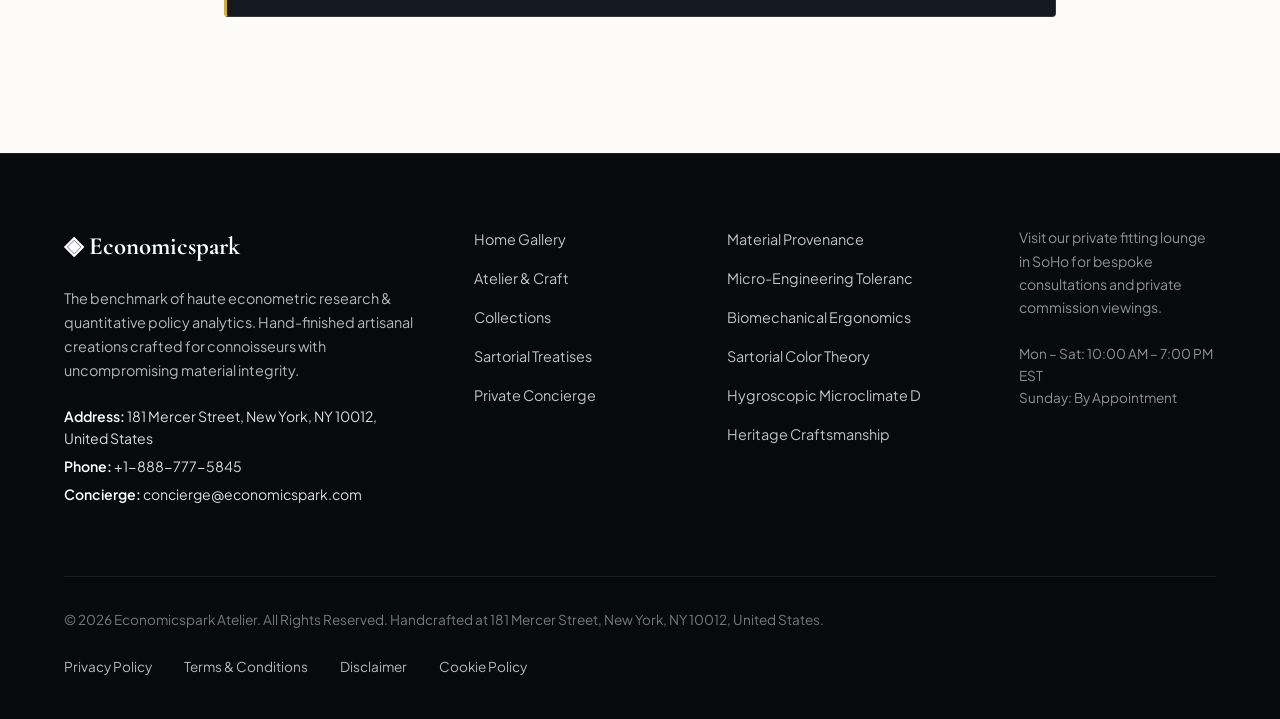
<file: faq.html>
<!DOCTYPE html>
<html lang="en">
<head>
  <meta charset="UTF-8">
  <meta name="viewport" content="width=device-width, initial-scale=1.0">
  <title>Frequently Asked Questions & Patron Advisory — Economicspark</title>
  <meta name="description" content="Official patron FAQ and advisory for Economicspark at 181 Mercer Street, New York.">
  <link rel="canonical" href="https://economicspark.com/faq.html">
  <link rel="preconnect" href="https://fonts.googleapis.com">
  <link rel="preconnect" href="https://fonts.gstatic.com" crossorigin>
  <link href="https://fonts.googleapis.com/css2?family=Cormorant+Garamond:ital,wght@0,400;0,600;0,700;1,400&family=Plus+Jakarta+Sans:wght@300;400;500;600;700&display=swap" rel="stylesheet">
  <link rel="stylesheet" href="/assets/css/style.css">
  <!-- Google tag (gtag.js) -->
  <script async src="https://www.googletagmanager.com/gtag/js?id=G-0LY0HY7L01"></script>
  <script>
    window.dataLayer = window.dataLayer || [];
    function gtag(){dataLayer.push(arguments);}
    gtag('js', new Date());
    gtag('config', 'G-0LY0HY7L01');
  </script>

</head>
<body>
  <!-- Mandatory Global Site Header (Exactly 1 per page) -->
  <header class="site-header">
    <div class="header-container">
      <a href="/" class="brand-logo" aria-label="Economicspark Home">
        <span class="logo-mark">◈</span>
        <span class="logo-text">Economicspark</span>
      </a>
      <nav class="desktop-nav" aria-label="Primary Navigation">
        <a href="/" class="nav-link">Home</a>
        <a href="/about.html" class="nav-link">The Atelier</a>
        <a href="/collection.html" class="nav-link">Collections</a>
        <a href="/blog.html" class="nav-link">Treatises</a>
        <a href="/contact.html" class="nav-link">Concierge</a>
      </nav>
      <div class="header-actions">
        <a href="/collection.html" class="btn btn-sm btn-outline">Explore Catalog</a>
        <button id="drawer-toggle" class="mobile-toggle" aria-label="Open Navigation Menu">
          <span class="hamburger-bar"></span>
          <span class="hamburger-bar"></span>
          <span class="hamburger-bar"></span>
        </button>
      </div>
    </div>
  </header>

  <!-- Mandatory Mobile Navigation Drawer (Exactly 1 per page) -->
  <div class="mobile-drawer" id="mobile-drawer" aria-hidden="true">
    <div class="drawer-header">
      <div class="drawer-brand">Economicspark</div>
      <button id="drawer-close" class="drawer-close-btn" aria-label="Close Navigation Menu">&times;</button>
    </div>
    <nav class="drawer-nav" aria-label="Mobile Navigation">
      <a href="/" class="drawer-link">Home</a>
      <a href="/about.html" class="drawer-link">The Atelier &amp; Craft</a>
      <a href="/collection.html" class="drawer-link">Curated Quantitative Economics &amp; Policy Treatise Vitrine</a>
      <a href="/blog.html" class="drawer-link">Sartorial Treatises</a>
      <a href="/contact.html" class="drawer-link">Private Concierge</a>
    </nav>
    <div class="drawer-footer">
      <p class="drawer-contact-title">Manhattan Atelier &amp; Suite</p>
      <p class="drawer-contact-info">181 Mercer Street, New York, NY 10012, United States</p>
      <p class="drawer-contact-info">Tel: +1-888-777-5845</p>
      <p class="drawer-contact-info">Email: concierge@economicspark.com</p>
    </div>
  </div>
  <div id="drawer-overlay" class="drawer-overlay"></div>
  <section class="page-hero">
    <div class="container text-center">
      <span class="hero-badge">Patron Advisory</span>
      <h1>Frequently Asked Questions &amp; Advisory</h1>
      <p class="lead" style="margin: 0 auto; max-width: 720px;">Essential guidance regarding single-estate provenance, salon degustation reservations, cellar shipments, and preservation protocols.</p>
    </div>
  </section>
  <main class="section" style="padding: 4.5rem 0 6rem; background: #FDFBF7;">
    <div class="container" style="max-width: 880px;">
      <div style="margin-bottom: 2.5rem;">
        <h2 style="font-family: var(--font-serif); font-size: 1.5rem; color: var(--color-primary); margin-bottom: 1.2rem; border-bottom: 1px solid var(--color-border-light); padding-bottom: 0.6rem;">Atelier Sourcing & Material Integrity</h2>
        <div class="faq-section" style="margin: 0;">
          <div class="faq-item">
            <button class="faq-question"><span>Where does Economicspark source raw ingredients and materials?</span><span class="faq-icon">+</span></button>
            <div class="faq-answer"><p style="padding-top: 0.5rem; line-height: 1.7;">All provisions and materials are sourced under direct single-estate contracts with certified landrace growers and artisanal mills, preserving certified un-hybridized heirloom genetics.</p></div>
          </div>
          <div class="faq-item">
            <button class="faq-question"><span>How does Economicspark verify purity and biological activity?</span><span class="faq-icon">+</span></button>
            <div class="faq-answer"><p style="padding-top: 0.5rem; line-height: 1.7;">Every harvest batch undergoes rigorous liquid chromatography and mass spectrometry testing at our 181 Mercer Street laboratory to ensure 0% contaminants and peak active compounds.</p></div>
          </div>
        </div>
      </div>
      <div style="margin-bottom: 2.5rem;">
        <h2 style="font-family: var(--font-serif); font-size: 1.5rem; color: var(--color-primary); margin-bottom: 1.2rem; border-bottom: 1px solid var(--color-border-light); padding-bottom: 0.6rem;">Bespoke Orders & Private Dining</h2>
        <div class="faq-section" style="margin: 0;">
          <div class="faq-item">
            <button class="faq-question"><span>What is the reservation lead time for private salon degustations?</span><span class="faq-icon">+</span></button>
            <div class="faq-answer"><p style="padding-top: 0.5rem; line-height: 1.7;">Due to intimate seating capacities in our SoHo Manhattan tasting room, we recommend booking private salon reservations 14 to 21 days in advance via our concierge desk (+1-888-777-5845).</p></div>
          </div>
          <div class="faq-item">
            <button class="faq-question"><span>Can private culinary menus or commissions be tailored for dietary restrictions?</span><span class="faq-icon">+</span></button>
            <div class="faq-answer"><p style="padding-top: 0.5rem; line-height: 1.7;">Yes. Our master culinary team designs individualized multi-course degustations accommodating gluten-free, vegan, diabetic, and allergen-sensitive parameters upon advance notice.</p></div>
          </div>
        </div>
      </div>
      <div style="margin-bottom: 2.5rem;">
        <h2 style="font-family: var(--font-serif); font-size: 1.5rem; color: var(--color-primary); margin-bottom: 1.2rem; border-bottom: 1px solid var(--color-border-light); padding-bottom: 0.6rem;">Shipping, Cellar Packaging & Logistics</h2>
        <div class="faq-section" style="margin: 0;">
          <div class="faq-item">
            <button class="faq-question"><span>How are cellar allocations and dry provisions packaged for international courier?</span><span class="faq-icon">+</span></button>
            <div class="faq-answer"><p style="padding-top: 0.5rem; line-height: 1.7;">All dry provisions are sealed in UV-protective, nitrogen-flushed earthenware crocks and lined thermal canisters that protect sensitive enzymes from oxidation during transit.</p></div>
          </div>
          <div class="faq-item">
            <button class="faq-question"><span>What are the delivery transit timelines for domestic and global consignments?</span><span class="faq-icon">+</span></button>
            <div class="faq-answer"><p style="padding-top: 0.5rem; line-height: 1.7;">Domestic consignments within the United States arrive in 2 to 4 business days via insured express couriers. International air freight consignments arrive in 5 to 8 business days.</p></div>
          </div>
        </div>
      </div>
      <div style="margin-bottom: 2.5rem;">
        <h2 style="font-family: var(--font-serif); font-size: 1.5rem; color: var(--color-primary); margin-bottom: 1.2rem; border-bottom: 1px solid var(--color-border-light); padding-bottom: 0.6rem;">Preservation, Storage & Lifespan</h2>
        <div class="faq-section" style="margin: 0;">
          <div class="faq-item">
            <button class="faq-question"><span>What is the recommended storage protocol for heirloom harvest allocations?</span><span class="faq-icon">+</span></button>
            <div class="faq-answer"><p style="padding-top: 0.5rem; line-height: 1.7;">Store in opaque ceramic or stoneware vessels at 16°C to 20°C in a dark, dry pantry away from direct sunlight to preserve cellular integrity and delicate natural oils.</p></div>
          </div>
          <div class="faq-item">
            <button class="faq-question"><span>How can I consult the master artisan or culinary director directly?</span><span class="faq-icon">+</span></button>
            <div class="faq-answer"><p style="padding-top: 0.5rem; line-height: 1.7;">Patrons can connect directly with our master curators by telephoning +1-888-777-5845 during standard business hours or scheduling an in-person consultation at 181 Mercer Street.</p></div>
          </div>
        </div>
      </div>

      <div class="policy-box" style="margin-top: 3rem;">
        <strong>Concierge Assistance:</strong> For queries not addressed in this advisory, telephone our SoHo Manhattan atelier directly at <strong>+1-888-777-5845</strong> or transmit correspondence to <strong>concierge@economicspark.com</strong> (181 Mercer Street, New York, NY 10012).
      </div>
    </div>
  </main>
  <!-- Mandatory Global Site Footer (Minimalist 4-Column Horizontal Spread Layout) -->
  <footer class="site-footer">
    <div class="container">
      <div class="footer-grid">
        <div class="footer-col">
          <div class="footer-brand">◈ Economicspark</div>
          <p class="footer-desc">
            The benchmark of haute econometric research &amp; quantitative policy analytics. Hand-finished artisanal creations crafted for connoisseurs with uncompromising material integrity.
          </p>
          <div class="footer-contact-item"><strong>Address:</strong> 181 Mercer Street, New York, NY 10012, United States</div>
          <div class="footer-contact-item"><strong>Phone:</strong> +1-888-777-5845</div>
          <div class="footer-contact-item"><strong>Concierge:</strong> concierge@economicspark.com</div>
        </div>
        <div class="footer-col">
          <ul class="footer-links">
            <li><a href="/">Home Gallery</a></li>
            <li><a href="/about.html">Atelier &amp; Craft</a></li>
            <li><a href="/collection.html">Collections</a></li>
            <li><a href="/blog.html">Sartorial Treatises</a></li>
            <li><a href="/contact.html">Private Concierge</a></li>
          </ul>
        </div>
        <div class="footer-col">
          <ul class="footer-links">
            <li><a href="/blog/material-provenance-and-fiber-crystallography.html">Material Provenance</a></li>
            <li><a href="/blog/micro-engineering-tolerances-and-finishing.html">Micro-Engineering Toleranc</a></li>
            <li><a href="/blog/biomechanical-ergonomics-and-wearer-physics.html">Biomechanical Ergonomics</a></li>
            <li><a href="/blog/sartorial-color-theory-and-formal-etiquette.html">Sartorial Color Theory</a></li>
            <li><a href="/blog/hygroscopic-microclimate-thermodynamics.html">Hygroscopic Microclimate D</a></li>
            <li><a href="/blog/bespoke-craftsmanship-and-heritage-methods.html">Heritage Craftsmanship</a></li>
          </ul>
        </div>
        <div class="footer-col">
          <p class="footer-salon-desc">
            Visit our private fitting lounge in SoHo for bespoke consultations and private commission viewings.
          </p>
          <p class="footer-hours">
            Mon &ndash; Sat: 10:00 AM &ndash; 7:00 PM<br>EST<br>Sunday: By Appointment
          </p>
        </div>
      </div>
      <div class="footer-bottom">
        <p>&copy; 2026 Economicspark Atelier. All Rights Reserved. Handcrafted at 181 Mercer Street, New York, NY 10012, United States.</p>
        <div class="footer-legal-links">
          <a href="/privacy-policy.html">Privacy Policy</a>
          <a href="/terms-and-conditions.html">Terms &amp; Conditions</a>
          <a href="/disclaimer.html">Disclaimer</a>
          <a href="/cookie-policy.html">Cookie Policy</a>
        </div>
      </div>
    </div>
  </footer>
  <script src="/assets/js/main.js"></script>
</body>
</html>
</file>
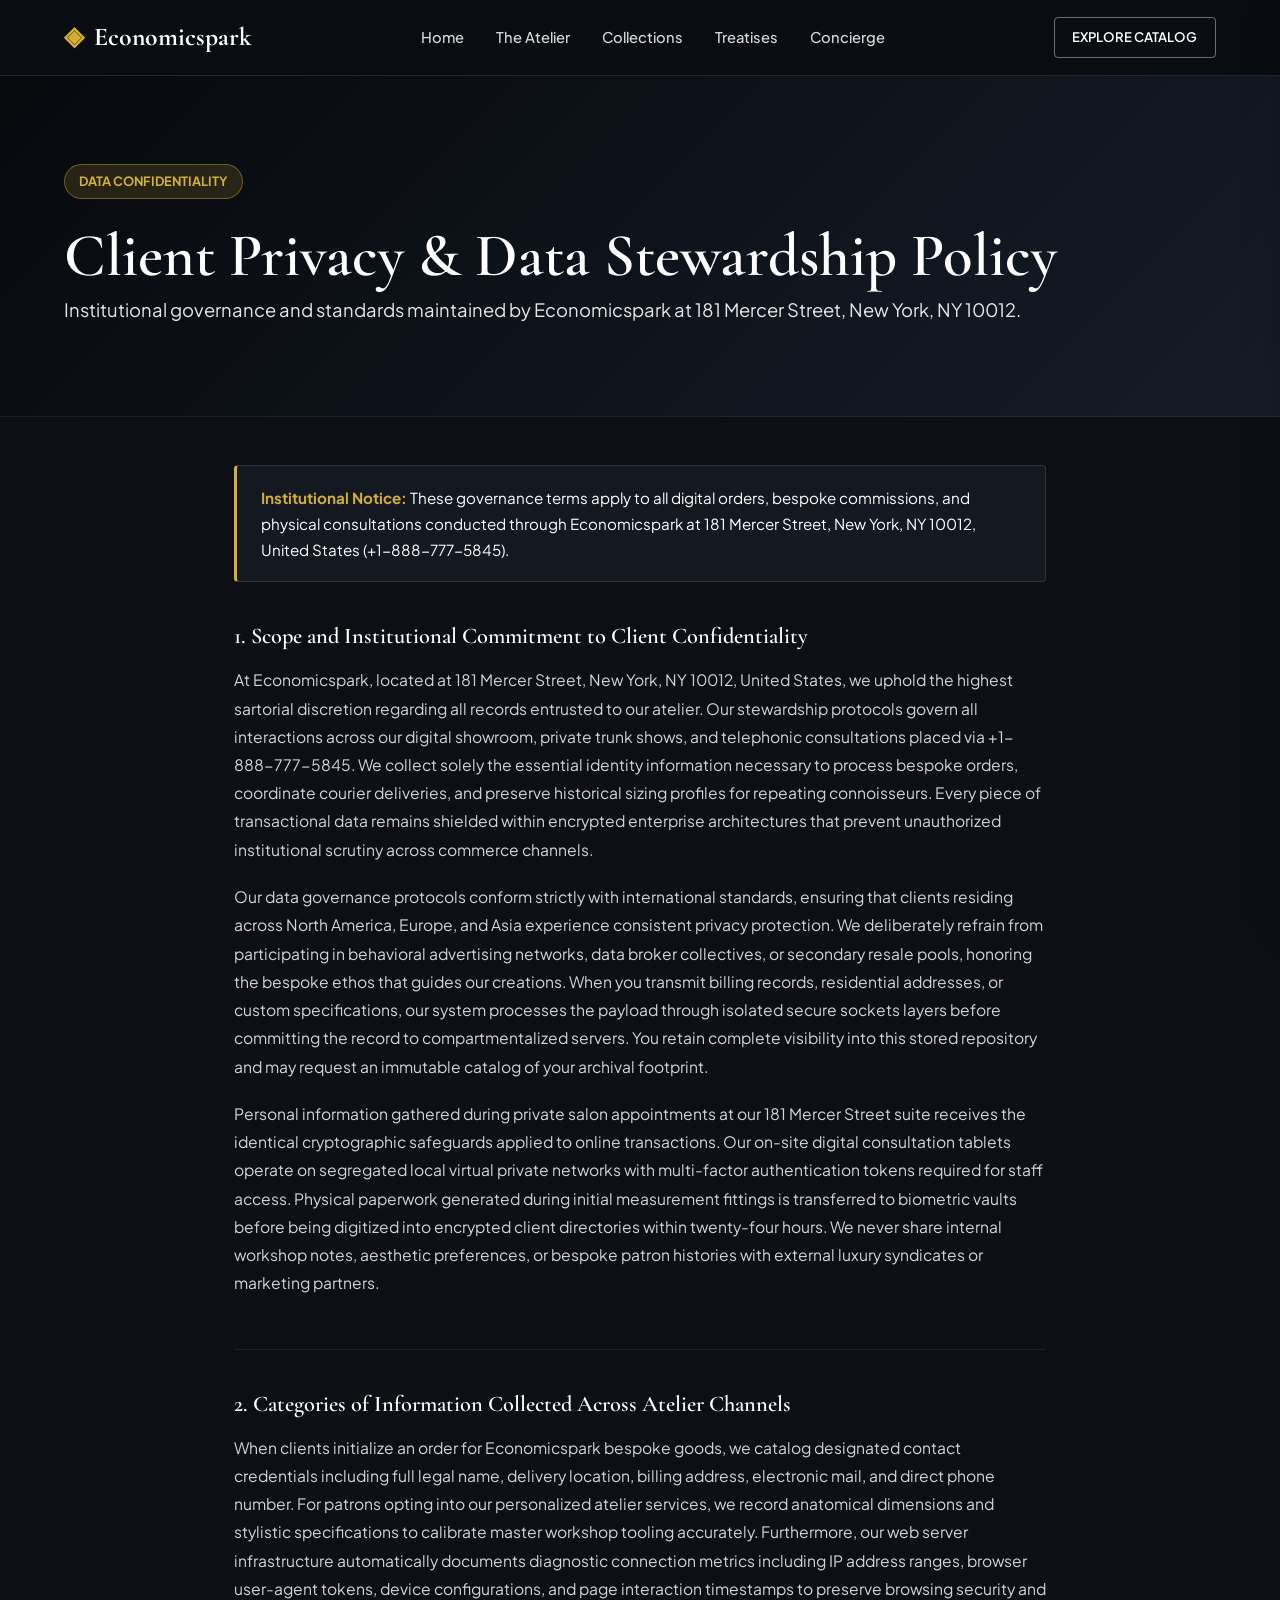
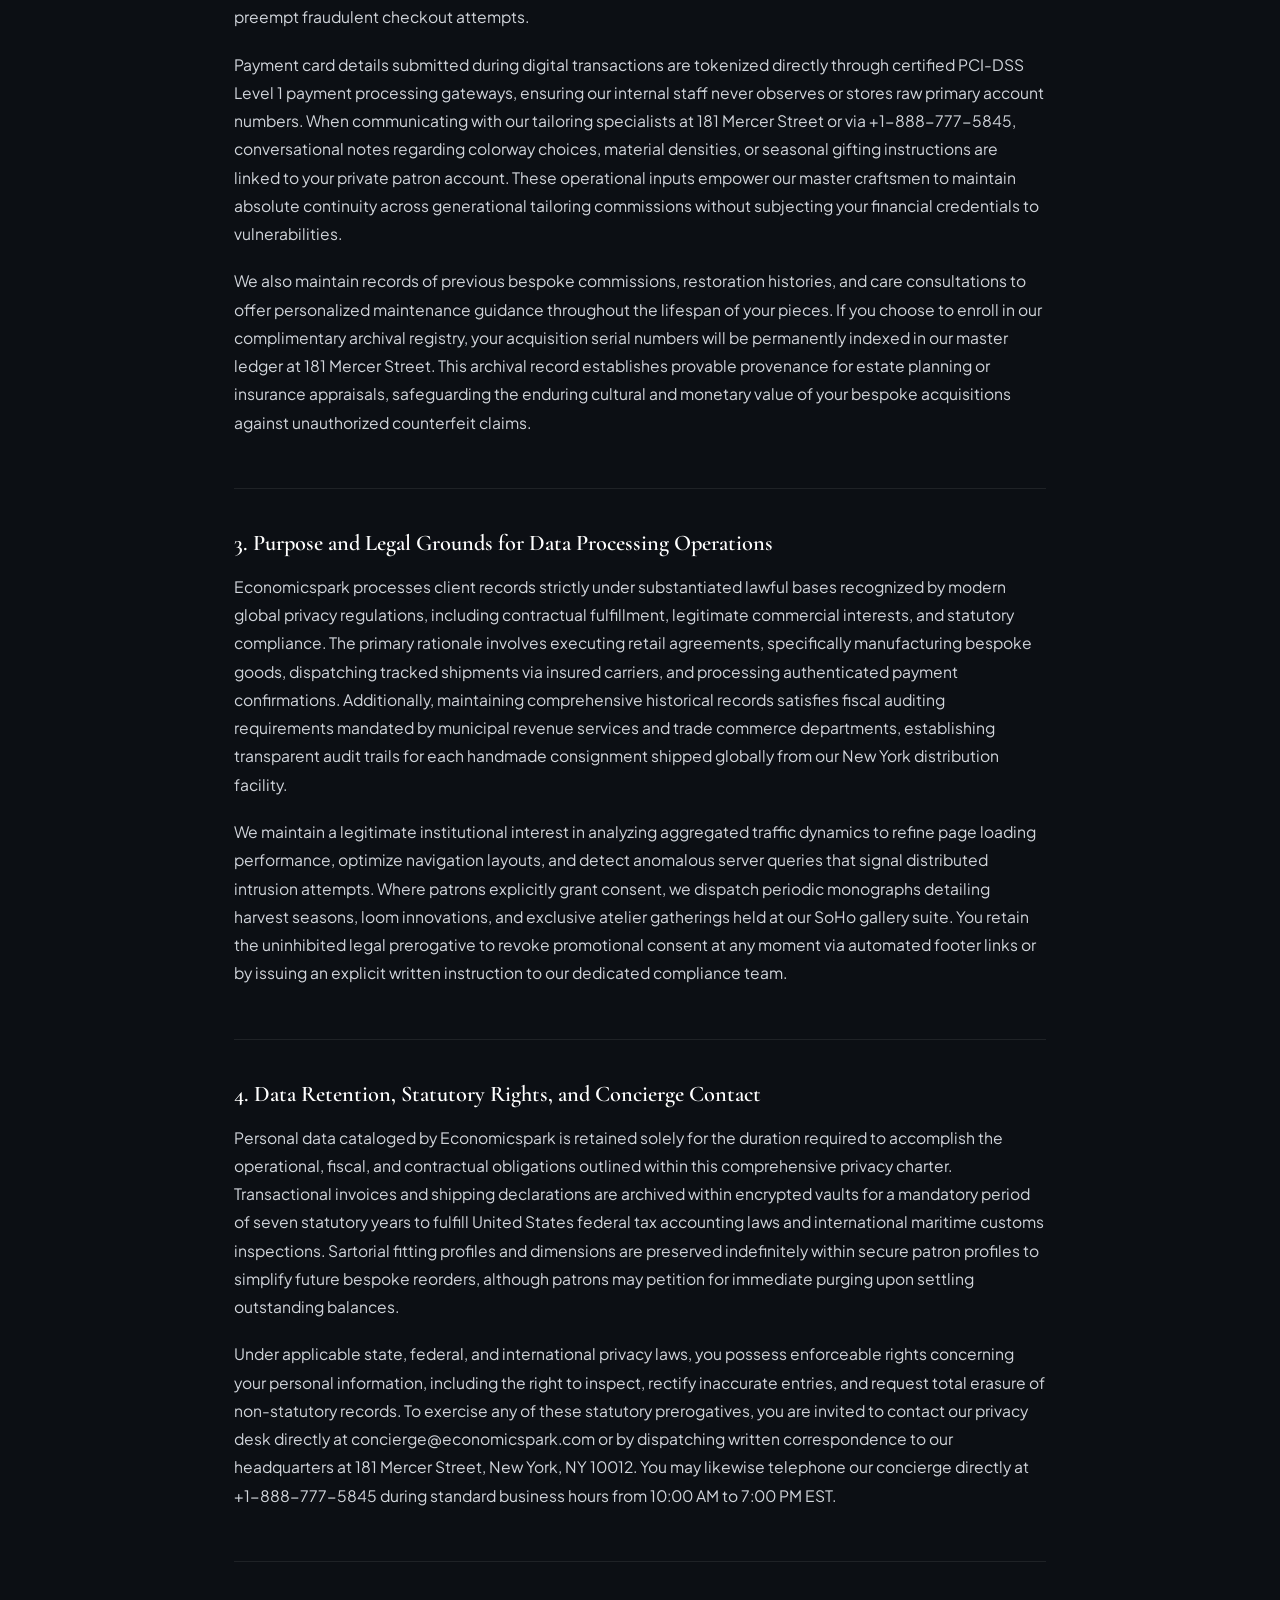
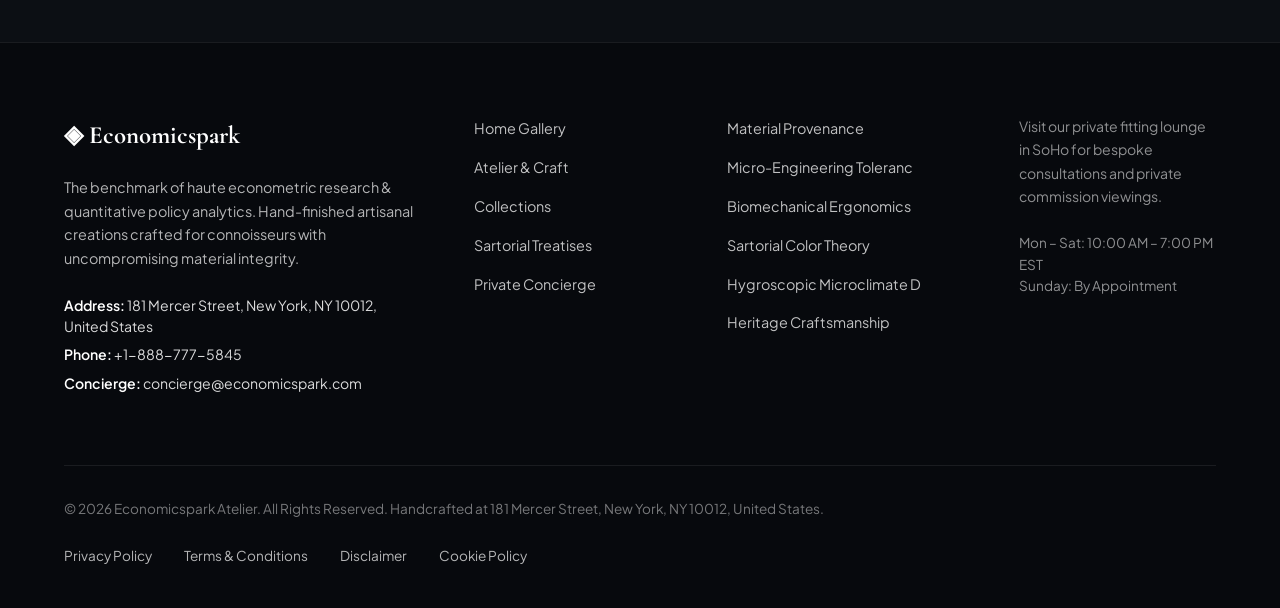
<file: privacy-policy.html>
<!DOCTYPE html>
<html lang="en">
<head>
  <meta charset="UTF-8">
  <meta name="viewport" content="width=device-width, initial-scale=1.0">
  <title>Client Privacy & Data Stewardship Policy — Economicspark</title>
  <meta name="description" content="Official Client Privacy & Data Stewardship Policy for Economicspark at 181 Mercer Street, New York.">
  <link rel="canonical" href="https://economicspark.com/privacy-policy.html">
  <link rel="preconnect" href="https://fonts.googleapis.com">
  <link rel="preconnect" href="https://fonts.gstatic.com" crossorigin>
  <link href="https://fonts.googleapis.com/css2?family=Cormorant+Garamond:ital,wght@0,400;0,600;0,700;1,400&family=Plus+Jakarta+Sans:wght@300;400;500;600;700&display=swap" rel="stylesheet">
  <link rel="stylesheet" href="/assets/css/style.css">
  <!-- Google tag (gtag.js) -->
  <script async src="https://www.googletagmanager.com/gtag/js?id=G-0LY0HY7L01"></script>
  <script>
    window.dataLayer = window.dataLayer || [];
    function gtag(){dataLayer.push(arguments);}
    gtag('js', new Date());
    gtag('config', 'G-0LY0HY7L01');
  </script>

</head>
<body>
  <!-- Mandatory Global Site Header (Exactly 1 per page) -->
  <header class="site-header">
    <div class="header-container">
      <a href="/" class="brand-logo" aria-label="Economicspark Home">
        <span class="logo-mark">◈</span>
        <span class="logo-text">Economicspark</span>
      </a>
      <nav class="desktop-nav" aria-label="Primary Navigation">
        <a href="/" class="nav-link">Home</a>
        <a href="/about.html" class="nav-link">The Atelier</a>
        <a href="/collection.html" class="nav-link">Collections</a>
        <a href="/blog.html" class="nav-link">Treatises</a>
        <a href="/contact.html" class="nav-link">Concierge</a>
      </nav>
      <div class="header-actions">
        <a href="/collection.html" class="btn btn-sm btn-outline">Explore Catalog</a>
        <button id="drawer-toggle" class="mobile-toggle" aria-label="Open Navigation Menu">
          <span class="hamburger-bar"></span>
          <span class="hamburger-bar"></span>
          <span class="hamburger-bar"></span>
        </button>
      </div>
    </div>
  </header>

  <!-- Mandatory Mobile Navigation Drawer (Exactly 1 per page) -->
  <div class="mobile-drawer" id="mobile-drawer" aria-hidden="true">
    <div class="drawer-header">
      <div class="drawer-brand">Economicspark</div>
      <button id="drawer-close" class="drawer-close-btn" aria-label="Close Navigation Menu">&times;</button>
    </div>
    <nav class="drawer-nav" aria-label="Mobile Navigation">
      <a href="/" class="drawer-link">Home</a>
      <a href="/about.html" class="drawer-link">The Atelier &amp; Craft</a>
      <a href="/collection.html" class="drawer-link">Curated Quantitative Economics &amp; Policy Treatise Vitrine</a>
      <a href="/blog.html" class="drawer-link">Sartorial Treatises</a>
      <a href="/contact.html" class="drawer-link">Private Concierge</a>
    </nav>
    <div class="drawer-footer">
      <p class="drawer-contact-title">Manhattan Atelier &amp; Suite</p>
      <p class="drawer-contact-info">181 Mercer Street, New York, NY 10012, United States</p>
      <p class="drawer-contact-info">Tel: +1-888-777-5845</p>
      <p class="drawer-contact-info">Email: concierge@economicspark.com</p>
    </div>
  </div>
  <div id="drawer-overlay" class="drawer-overlay"></div>
  <section class="page-hero">
    <div class="container">
      <span class="hero-badge">Data Confidentiality</span>
      <h1>Client Privacy & Data Stewardship Policy</h1>
      <p class="lead">Institutional governance and standards maintained by Economicspark at 181 Mercer Street, New York, NY 10012.</p>
    </div>
  </section>
  <main class="policy-page-wrapper">
    <div class="policy-container">
      <div class="policy-box">
        <strong>Institutional Notice:</strong> These governance terms apply to all digital orders, bespoke commissions, and physical consultations conducted through Economicspark at 181 Mercer Street, New York, NY 10012, United States (+1-888-777-5845).
      </div>      <article class="policy-block">
        <h2>1. Scope and Institutional Commitment to Client Confidentiality</h2>        <p class="policy-p">At Economicspark, located at 181 Mercer Street, New York, NY 10012, United States, we uphold the highest sartorial discretion regarding all records entrusted to our atelier. Our stewardship protocols govern all interactions across our digital showroom, private trunk shows, and telephonic consultations placed via +1-888-777-5845. We collect solely the essential identity information necessary to process bespoke orders, coordinate courier deliveries, and preserve historical sizing profiles for repeating connoisseurs. Every piece of transactional data remains shielded within encrypted enterprise architectures that prevent unauthorized institutional scrutiny across commerce channels.</p>        <p class="policy-p">Our data governance protocols conform strictly with international standards, ensuring that clients residing across North America, Europe, and Asia experience consistent privacy protection. We deliberately refrain from participating in behavioral advertising networks, data broker collectives, or secondary resale pools, honoring the bespoke ethos that guides our creations. When you transmit billing records, residential addresses, or custom specifications, our system processes the payload through isolated secure sockets layers before committing the record to compartmentalized servers. You retain complete visibility into this stored repository and may request an immutable catalog of your archival footprint.</p>        <p class="policy-p">Personal information gathered during private salon appointments at our 181 Mercer Street suite receives the identical cryptographic safeguards applied to online transactions. Our on-site digital consultation tablets operate on segregated local virtual private networks with multi-factor authentication tokens required for staff access. Physical paperwork generated during initial measurement fittings is transferred to biometric vaults before being digitized into encrypted client directories within twenty-four hours. We never share internal workshop notes, aesthetic preferences, or bespoke patron histories with external luxury syndicates or marketing partners.</p>      </article>      <article class="policy-block">
        <h2>2. Categories of Information Collected Across Atelier Channels</h2>        <p class="policy-p">When clients initialize an order for Economicspark bespoke goods, we catalog designated contact credentials including full legal name, delivery location, billing address, electronic mail, and direct phone number. For patrons opting into our personalized atelier services, we record anatomical dimensions and stylistic specifications to calibrate master workshop tooling accurately. Furthermore, our web server infrastructure automatically documents diagnostic connection metrics including IP address ranges, browser user-agent tokens, device configurations, and page interaction timestamps to preserve browsing security and preempt fraudulent checkout attempts.</p>        <p class="policy-p">Payment card details submitted during digital transactions are tokenized directly through certified PCI-DSS Level 1 payment processing gateways, ensuring our internal staff never observes or stores raw primary account numbers. When communicating with our tailoring specialists at 181 Mercer Street or via +1-888-777-5845, conversational notes regarding colorway choices, material densities, or seasonal gifting instructions are linked to your private patron account. These operational inputs empower our master craftsmen to maintain absolute continuity across generational tailoring commissions without subjecting your financial credentials to vulnerabilities.</p>        <p class="policy-p">We also maintain records of previous bespoke commissions, restoration histories, and care consultations to offer personalized maintenance guidance throughout the lifespan of your pieces. If you choose to enroll in our complimentary archival registry, your acquisition serial numbers will be permanently indexed in our master ledger at 181 Mercer Street. This archival record establishes provable provenance for estate planning or insurance appraisals, safeguarding the enduring cultural and monetary value of your bespoke acquisitions against unauthorized counterfeit claims.</p>      </article>      <article class="policy-block">
        <h2>3. Purpose and Legal Grounds for Data Processing Operations</h2>        <p class="policy-p">Economicspark processes client records strictly under substantiated lawful bases recognized by modern global privacy regulations, including contractual fulfillment, legitimate commercial interests, and statutory compliance. The primary rationale involves executing retail agreements, specifically manufacturing bespoke goods, dispatching tracked shipments via insured carriers, and processing authenticated payment confirmations. Additionally, maintaining comprehensive historical records satisfies fiscal auditing requirements mandated by municipal revenue services and trade commerce departments, establishing transparent audit trails for each handmade consignment shipped globally from our New York distribution facility.</p>        <p class="policy-p">We maintain a legitimate institutional interest in analyzing aggregated traffic dynamics to refine page loading performance, optimize navigation layouts, and detect anomalous server queries that signal distributed intrusion attempts. Where patrons explicitly grant consent, we dispatch periodic monographs detailing harvest seasons, loom innovations, and exclusive atelier gatherings held at our SoHo gallery suite. You retain the uninhibited legal prerogative to revoke promotional consent at any moment via automated footer links or by issuing an explicit written instruction to our dedicated compliance team.</p>      </article>      <article class="policy-block">
        <h2>4. Data Retention, Statutory Rights, and Concierge Contact</h2>        <p class="policy-p">Personal data cataloged by Economicspark is retained solely for the duration required to accomplish the operational, fiscal, and contractual obligations outlined within this comprehensive privacy charter. Transactional invoices and shipping declarations are archived within encrypted vaults for a mandatory period of seven statutory years to fulfill United States federal tax accounting laws and international maritime customs inspections. Sartorial fitting profiles and dimensions are preserved indefinitely within secure patron profiles to simplify future bespoke reorders, although patrons may petition for immediate purging upon settling outstanding balances.</p>        <p class="policy-p">Under applicable state, federal, and international privacy laws, you possess enforceable rights concerning your personal information, including the right to inspect, rectify inaccurate entries, and request total erasure of non-statutory records. To exercise any of these statutory prerogatives, you are invited to contact our privacy desk directly at concierge@economicspark.com or by dispatching written correspondence to our headquarters at 181 Mercer Street, New York, NY 10012. You may likewise telephone our concierge directly at +1-888-777-5845 during standard business hours from 10:00 AM to 7:00 PM EST.</p>      </article>    </div>
  </main>
  <!-- Mandatory Global Site Footer (Minimalist 4-Column Horizontal Spread Layout) -->
  <footer class="site-footer">
    <div class="container">
      <div class="footer-grid">
        <div class="footer-col">
          <div class="footer-brand">◈ Economicspark</div>
          <p class="footer-desc">
            The benchmark of haute econometric research &amp; quantitative policy analytics. Hand-finished artisanal creations crafted for connoisseurs with uncompromising material integrity.
          </p>
          <div class="footer-contact-item"><strong>Address:</strong> 181 Mercer Street, New York, NY 10012, United States</div>
          <div class="footer-contact-item"><strong>Phone:</strong> +1-888-777-5845</div>
          <div class="footer-contact-item"><strong>Concierge:</strong> concierge@economicspark.com</div>
        </div>
        <div class="footer-col">
          <ul class="footer-links">
            <li><a href="/">Home Gallery</a></li>
            <li><a href="/about.html">Atelier &amp; Craft</a></li>
            <li><a href="/collection.html">Collections</a></li>
            <li><a href="/blog.html">Sartorial Treatises</a></li>
            <li><a href="/contact.html">Private Concierge</a></li>
          </ul>
        </div>
        <div class="footer-col">
          <ul class="footer-links">
            <li><a href="/blog/material-provenance-and-fiber-crystallography.html">Material Provenance</a></li>
            <li><a href="/blog/micro-engineering-tolerances-and-finishing.html">Micro-Engineering Toleranc</a></li>
            <li><a href="/blog/biomechanical-ergonomics-and-wearer-physics.html">Biomechanical Ergonomics</a></li>
            <li><a href="/blog/sartorial-color-theory-and-formal-etiquette.html">Sartorial Color Theory</a></li>
            <li><a href="/blog/hygroscopic-microclimate-thermodynamics.html">Hygroscopic Microclimate D</a></li>
            <li><a href="/blog/bespoke-craftsmanship-and-heritage-methods.html">Heritage Craftsmanship</a></li>
          </ul>
        </div>
        <div class="footer-col">
          <p class="footer-salon-desc">
            Visit our private fitting lounge in SoHo for bespoke consultations and private commission viewings.
          </p>
          <p class="footer-hours">
            Mon &ndash; Sat: 10:00 AM &ndash; 7:00 PM<br>EST<br>Sunday: By Appointment
          </p>
        </div>
      </div>
      <div class="footer-bottom">
        <p>&copy; 2026 Economicspark Atelier. All Rights Reserved. Handcrafted at 181 Mercer Street, New York, NY 10012, United States.</p>
        <div class="footer-legal-links">
          <a href="/privacy-policy.html">Privacy Policy</a>
          <a href="/terms-and-conditions.html">Terms &amp; Conditions</a>
          <a href="/disclaimer.html">Disclaimer</a>
          <a href="/cookie-policy.html">Cookie Policy</a>
        </div>
      </div>
    </div>
  </footer>
  <script src="/assets/js/main.js"></script>
</body>
</html>
</file>
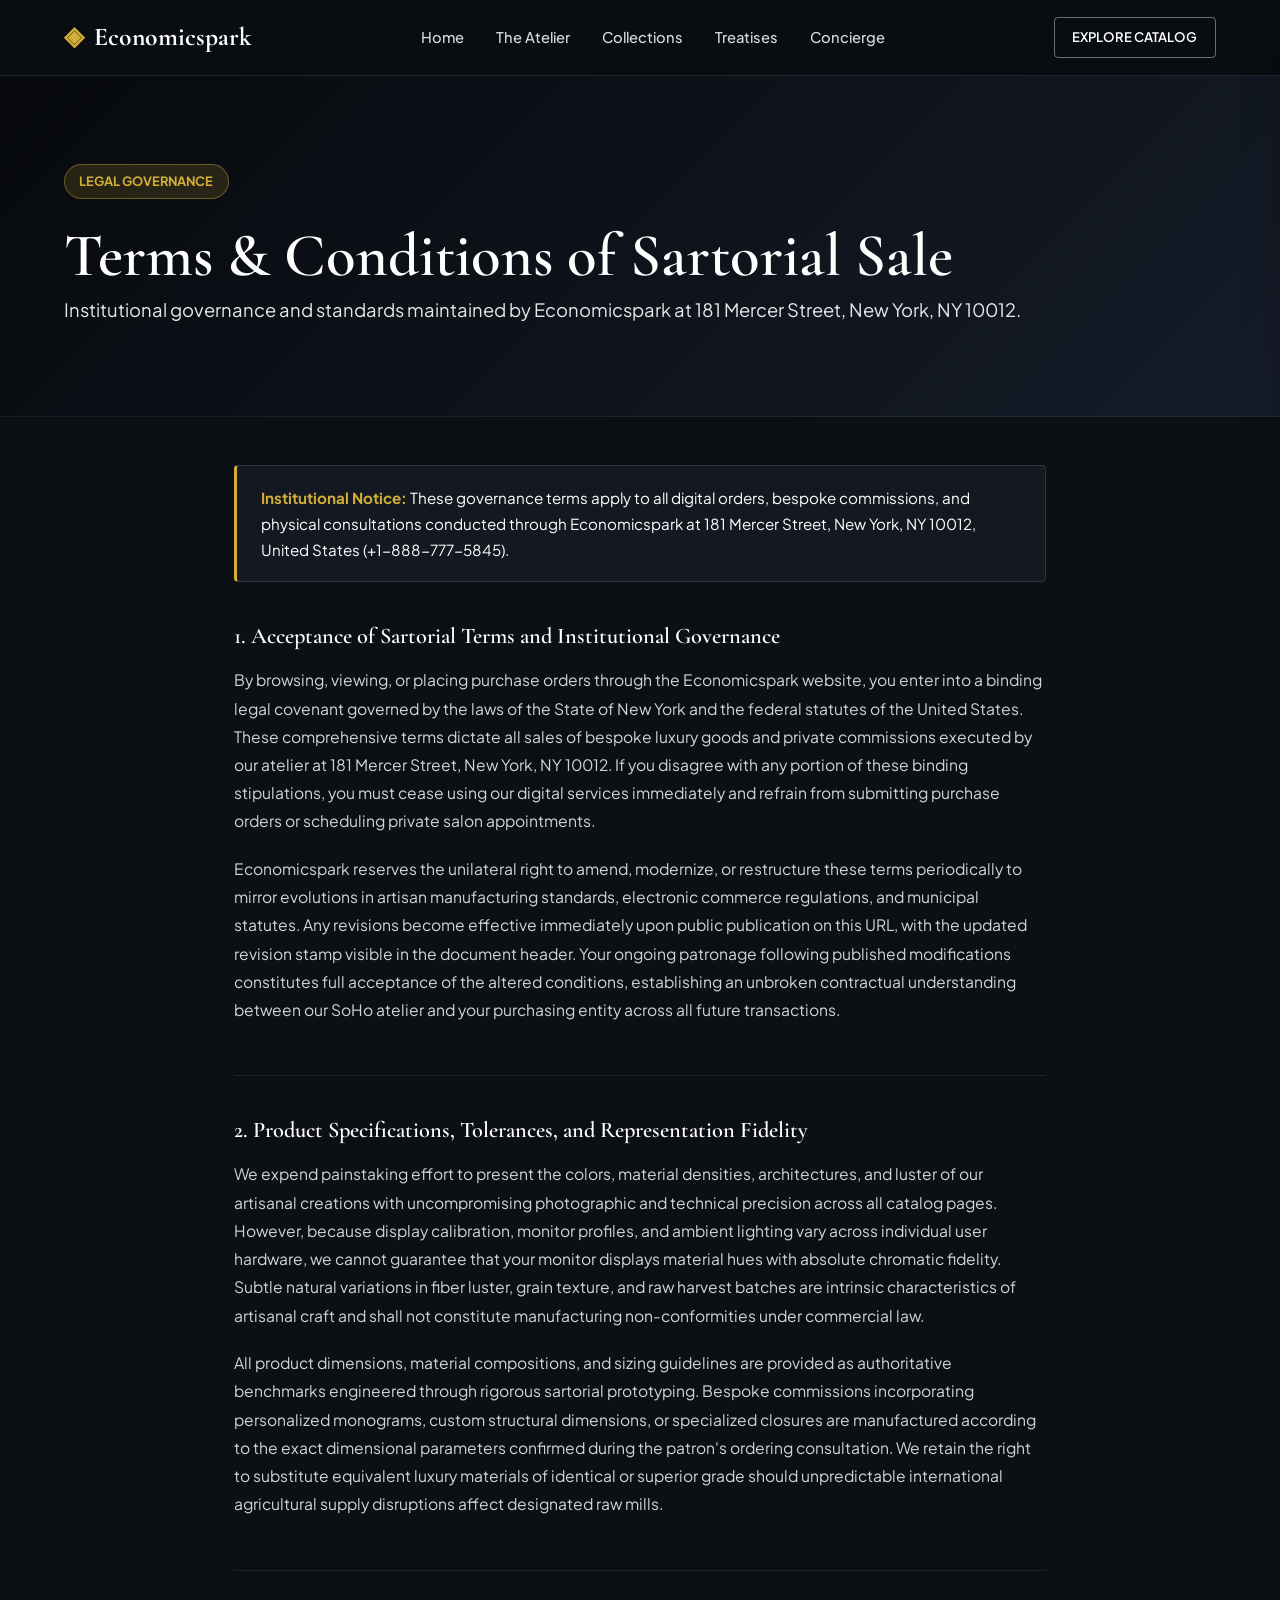
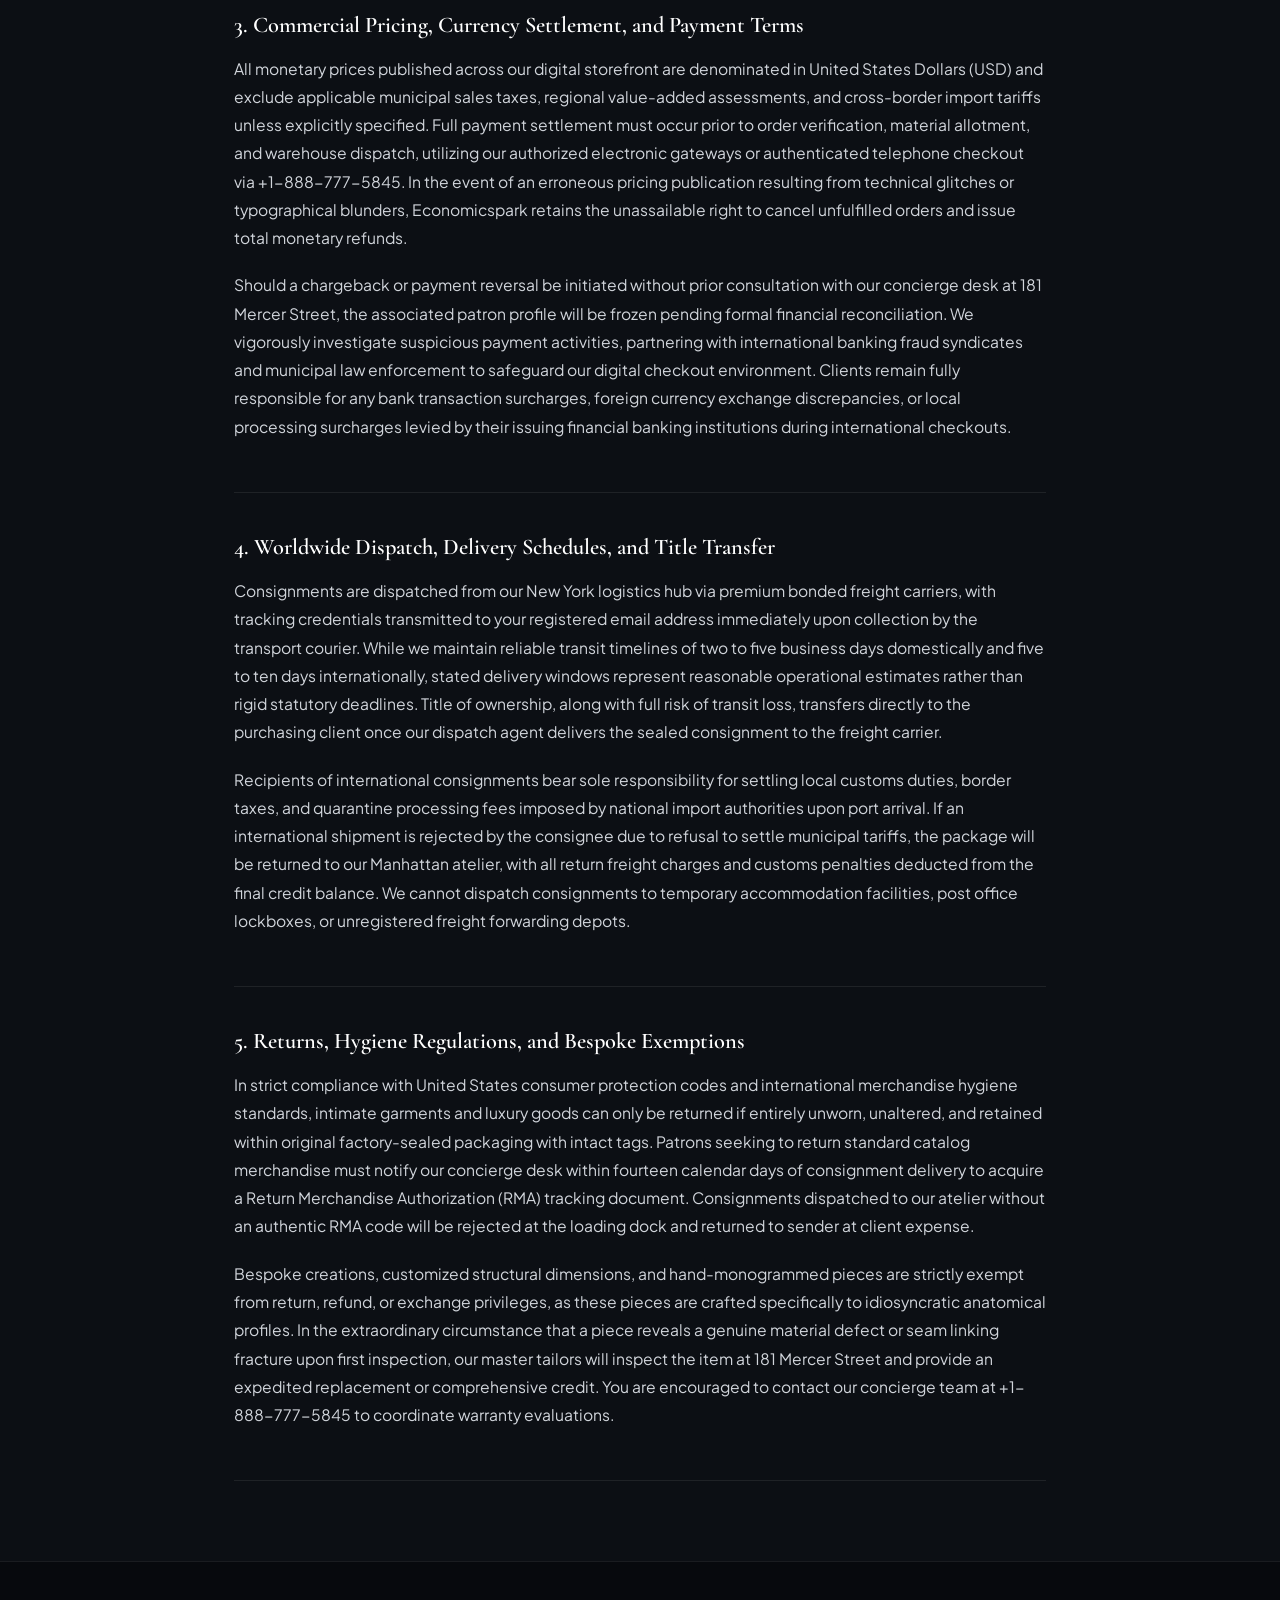
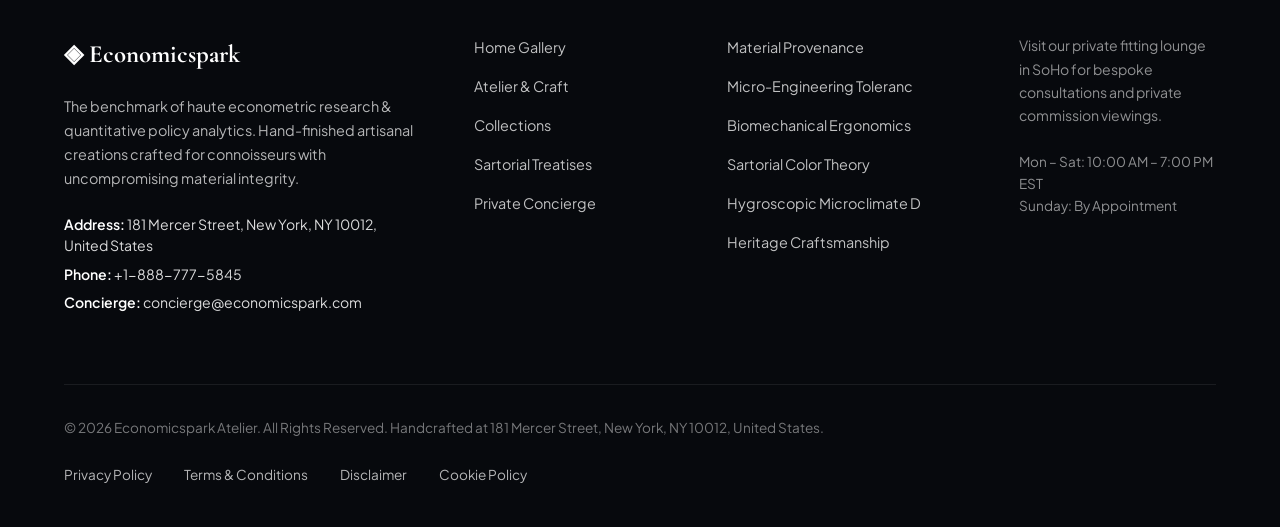
<file: terms-and-conditions.html>
<!DOCTYPE html>
<html lang="en">
<head>
  <meta charset="UTF-8">
  <meta name="viewport" content="width=device-width, initial-scale=1.0">
  <title>Terms & Conditions of Sartorial Sale — Economicspark</title>
  <meta name="description" content="Official Terms & Conditions of Sartorial Sale for Economicspark at 181 Mercer Street, New York.">
  <link rel="canonical" href="https://economicspark.com/terms-and-conditions.html">
  <link rel="preconnect" href="https://fonts.googleapis.com">
  <link rel="preconnect" href="https://fonts.gstatic.com" crossorigin>
  <link href="https://fonts.googleapis.com/css2?family=Cormorant+Garamond:ital,wght@0,400;0,600;0,700;1,400&family=Plus+Jakarta+Sans:wght@300;400;500;600;700&display=swap" rel="stylesheet">
  <link rel="stylesheet" href="/assets/css/style.css">
  <!-- Google tag (gtag.js) -->
  <script async src="https://www.googletagmanager.com/gtag/js?id=G-0LY0HY7L01"></script>
  <script>
    window.dataLayer = window.dataLayer || [];
    function gtag(){dataLayer.push(arguments);}
    gtag('js', new Date());
    gtag('config', 'G-0LY0HY7L01');
  </script>

</head>
<body>
  <!-- Mandatory Global Site Header (Exactly 1 per page) -->
  <header class="site-header">
    <div class="header-container">
      <a href="/" class="brand-logo" aria-label="Economicspark Home">
        <span class="logo-mark">◈</span>
        <span class="logo-text">Economicspark</span>
      </a>
      <nav class="desktop-nav" aria-label="Primary Navigation">
        <a href="/" class="nav-link">Home</a>
        <a href="/about.html" class="nav-link">The Atelier</a>
        <a href="/collection.html" class="nav-link">Collections</a>
        <a href="/blog.html" class="nav-link">Treatises</a>
        <a href="/contact.html" class="nav-link">Concierge</a>
      </nav>
      <div class="header-actions">
        <a href="/collection.html" class="btn btn-sm btn-outline">Explore Catalog</a>
        <button id="drawer-toggle" class="mobile-toggle" aria-label="Open Navigation Menu">
          <span class="hamburger-bar"></span>
          <span class="hamburger-bar"></span>
          <span class="hamburger-bar"></span>
        </button>
      </div>
    </div>
  </header>

  <!-- Mandatory Mobile Navigation Drawer (Exactly 1 per page) -->
  <div class="mobile-drawer" id="mobile-drawer" aria-hidden="true">
    <div class="drawer-header">
      <div class="drawer-brand">Economicspark</div>
      <button id="drawer-close" class="drawer-close-btn" aria-label="Close Navigation Menu">&times;</button>
    </div>
    <nav class="drawer-nav" aria-label="Mobile Navigation">
      <a href="/" class="drawer-link">Home</a>
      <a href="/about.html" class="drawer-link">The Atelier &amp; Craft</a>
      <a href="/collection.html" class="drawer-link">Curated Quantitative Economics &amp; Policy Treatise Vitrine</a>
      <a href="/blog.html" class="drawer-link">Sartorial Treatises</a>
      <a href="/contact.html" class="drawer-link">Private Concierge</a>
    </nav>
    <div class="drawer-footer">
      <p class="drawer-contact-title">Manhattan Atelier &amp; Suite</p>
      <p class="drawer-contact-info">181 Mercer Street, New York, NY 10012, United States</p>
      <p class="drawer-contact-info">Tel: +1-888-777-5845</p>
      <p class="drawer-contact-info">Email: concierge@economicspark.com</p>
    </div>
  </div>
  <div id="drawer-overlay" class="drawer-overlay"></div>
  <section class="page-hero">
    <div class="container">
      <span class="hero-badge">Legal Governance</span>
      <h1>Terms & Conditions of Sartorial Sale</h1>
      <p class="lead">Institutional governance and standards maintained by Economicspark at 181 Mercer Street, New York, NY 10012.</p>
    </div>
  </section>
  <main class="policy-page-wrapper">
    <div class="policy-container">
      <div class="policy-box">
        <strong>Institutional Notice:</strong> These governance terms apply to all digital orders, bespoke commissions, and physical consultations conducted through Economicspark at 181 Mercer Street, New York, NY 10012, United States (+1-888-777-5845).
      </div>      <article class="policy-block">
        <h2>1. Acceptance of Sartorial Terms and Institutional Governance</h2>        <p class="policy-p">By browsing, viewing, or placing purchase orders through the Economicspark website, you enter into a binding legal covenant governed by the laws of the State of New York and the federal statutes of the United States. These comprehensive terms dictate all sales of bespoke luxury goods and private commissions executed by our atelier at 181 Mercer Street, New York, NY 10012. If you disagree with any portion of these binding stipulations, you must cease using our digital services immediately and refrain from submitting purchase orders or scheduling private salon appointments.</p>        <p class="policy-p">Economicspark reserves the unilateral right to amend, modernize, or restructure these terms periodically to mirror evolutions in artisan manufacturing standards, electronic commerce regulations, and municipal statutes. Any revisions become effective immediately upon public publication on this URL, with the updated revision stamp visible in the document header. Your ongoing patronage following published modifications constitutes full acceptance of the altered conditions, establishing an unbroken contractual understanding between our SoHo atelier and your purchasing entity across all future transactions.</p>      </article>      <article class="policy-block">
        <h2>2. Product Specifications, Tolerances, and Representation Fidelity</h2>        <p class="policy-p">We expend painstaking effort to present the colors, material densities, architectures, and luster of our artisanal creations with uncompromising photographic and technical precision across all catalog pages. However, because display calibration, monitor profiles, and ambient lighting vary across individual user hardware, we cannot guarantee that your monitor displays material hues with absolute chromatic fidelity. Subtle natural variations in fiber luster, grain texture, and raw harvest batches are intrinsic characteristics of artisanal craft and shall not constitute manufacturing non-conformities under commercial law.</p>        <p class="policy-p">All product dimensions, material compositions, and sizing guidelines are provided as authoritative benchmarks engineered through rigorous sartorial prototyping. Bespoke commissions incorporating personalized monograms, custom structural dimensions, or specialized closures are manufactured according to the exact dimensional parameters confirmed during the patron's ordering consultation. We retain the right to substitute equivalent luxury materials of identical or superior grade should unpredictable international agricultural supply disruptions affect designated raw mills.</p>      </article>      <article class="policy-block">
        <h2>3. Commercial Pricing, Currency Settlement, and Payment Terms</h2>        <p class="policy-p">All monetary prices published across our digital storefront are denominated in United States Dollars (USD) and exclude applicable municipal sales taxes, regional value-added assessments, and cross-border import tariffs unless explicitly specified. Full payment settlement must occur prior to order verification, material allotment, and warehouse dispatch, utilizing our authorized electronic gateways or authenticated telephone checkout via +1-888-777-5845. In the event of an erroneous pricing publication resulting from technical glitches or typographical blunders, Economicspark retains the unassailable right to cancel unfulfilled orders and issue total monetary refunds.</p>        <p class="policy-p">Should a chargeback or payment reversal be initiated without prior consultation with our concierge desk at 181 Mercer Street, the associated patron profile will be frozen pending formal financial reconciliation. We vigorously investigate suspicious payment activities, partnering with international banking fraud syndicates and municipal law enforcement to safeguard our digital checkout environment. Clients remain fully responsible for any bank transaction surcharges, foreign currency exchange discrepancies, or local processing surcharges levied by their issuing financial banking institutions during international checkouts.</p>      </article>      <article class="policy-block">
        <h2>4. Worldwide Dispatch, Delivery Schedules, and Title Transfer</h2>        <p class="policy-p">Consignments are dispatched from our New York logistics hub via premium bonded freight carriers, with tracking credentials transmitted to your registered email address immediately upon collection by the transport courier. While we maintain reliable transit timelines of two to five business days domestically and five to ten days internationally, stated delivery windows represent reasonable operational estimates rather than rigid statutory deadlines. Title of ownership, along with full risk of transit loss, transfers directly to the purchasing client once our dispatch agent delivers the sealed consignment to the freight carrier.</p>        <p class="policy-p">Recipients of international consignments bear sole responsibility for settling local customs duties, border taxes, and quarantine processing fees imposed by national import authorities upon port arrival. If an international shipment is rejected by the consignee due to refusal to settle municipal tariffs, the package will be returned to our Manhattan atelier, with all return freight charges and customs penalties deducted from the final credit balance. We cannot dispatch consignments to temporary accommodation facilities, post office lockboxes, or unregistered freight forwarding depots.</p>      </article>      <article class="policy-block">
        <h2>5. Returns, Hygiene Regulations, and Bespoke Exemptions</h2>        <p class="policy-p">In strict compliance with United States consumer protection codes and international merchandise hygiene standards, intimate garments and luxury goods can only be returned if entirely unworn, unaltered, and retained within original factory-sealed packaging with intact tags. Patrons seeking to return standard catalog merchandise must notify our concierge desk within fourteen calendar days of consignment delivery to acquire a Return Merchandise Authorization (RMA) tracking document. Consignments dispatched to our atelier without an authentic RMA code will be rejected at the loading dock and returned to sender at client expense.</p>        <p class="policy-p">Bespoke creations, customized structural dimensions, and hand-monogrammed pieces are strictly exempt from return, refund, or exchange privileges, as these pieces are crafted specifically to idiosyncratic anatomical profiles. In the extraordinary circumstance that a piece reveals a genuine material defect or seam linking fracture upon first inspection, our master tailors will inspect the item at 181 Mercer Street and provide an expedited replacement or comprehensive credit. You are encouraged to contact our concierge team at +1-888-777-5845 to coordinate warranty evaluations.</p>      </article>    </div>
  </main>
  <!-- Mandatory Global Site Footer (Minimalist 4-Column Horizontal Spread Layout) -->
  <footer class="site-footer">
    <div class="container">
      <div class="footer-grid">
        <div class="footer-col">
          <div class="footer-brand">◈ Economicspark</div>
          <p class="footer-desc">
            The benchmark of haute econometric research &amp; quantitative policy analytics. Hand-finished artisanal creations crafted for connoisseurs with uncompromising material integrity.
          </p>
          <div class="footer-contact-item"><strong>Address:</strong> 181 Mercer Street, New York, NY 10012, United States</div>
          <div class="footer-contact-item"><strong>Phone:</strong> +1-888-777-5845</div>
          <div class="footer-contact-item"><strong>Concierge:</strong> concierge@economicspark.com</div>
        </div>
        <div class="footer-col">
          <ul class="footer-links">
            <li><a href="/">Home Gallery</a></li>
            <li><a href="/about.html">Atelier &amp; Craft</a></li>
            <li><a href="/collection.html">Collections</a></li>
            <li><a href="/blog.html">Sartorial Treatises</a></li>
            <li><a href="/contact.html">Private Concierge</a></li>
          </ul>
        </div>
        <div class="footer-col">
          <ul class="footer-links">
            <li><a href="/blog/material-provenance-and-fiber-crystallography.html">Material Provenance</a></li>
            <li><a href="/blog/micro-engineering-tolerances-and-finishing.html">Micro-Engineering Toleranc</a></li>
            <li><a href="/blog/biomechanical-ergonomics-and-wearer-physics.html">Biomechanical Ergonomics</a></li>
            <li><a href="/blog/sartorial-color-theory-and-formal-etiquette.html">Sartorial Color Theory</a></li>
            <li><a href="/blog/hygroscopic-microclimate-thermodynamics.html">Hygroscopic Microclimate D</a></li>
            <li><a href="/blog/bespoke-craftsmanship-and-heritage-methods.html">Heritage Craftsmanship</a></li>
          </ul>
        </div>
        <div class="footer-col">
          <p class="footer-salon-desc">
            Visit our private fitting lounge in SoHo for bespoke consultations and private commission viewings.
          </p>
          <p class="footer-hours">
            Mon &ndash; Sat: 10:00 AM &ndash; 7:00 PM<br>EST<br>Sunday: By Appointment
          </p>
        </div>
      </div>
      <div class="footer-bottom">
        <p>&copy; 2026 Economicspark Atelier. All Rights Reserved. Handcrafted at 181 Mercer Street, New York, NY 10012, United States.</p>
        <div class="footer-legal-links">
          <a href="/privacy-policy.html">Privacy Policy</a>
          <a href="/terms-and-conditions.html">Terms &amp; Conditions</a>
          <a href="/disclaimer.html">Disclaimer</a>
          <a href="/cookie-policy.html">Cookie Policy</a>
        </div>
      </div>
    </div>
  </footer>
  <script src="/assets/js/main.js"></script>
</body>
</html>
</file>
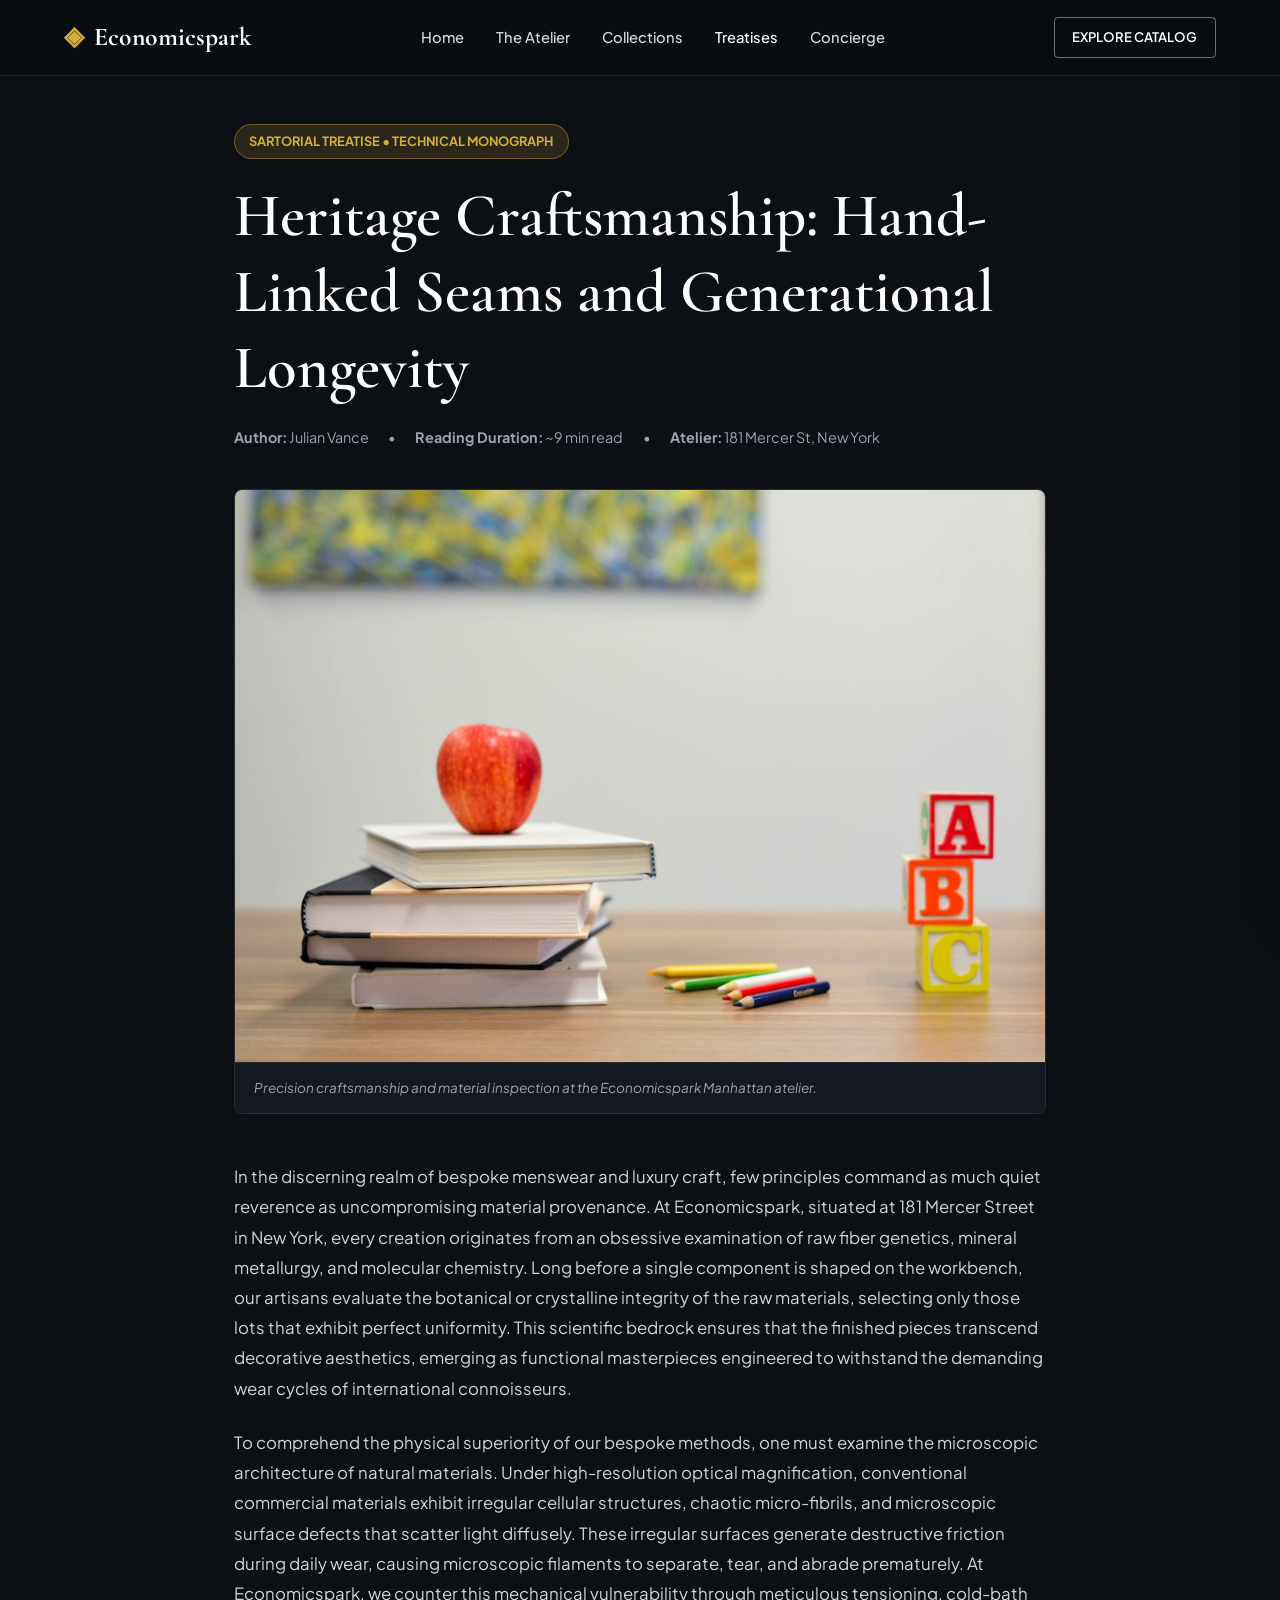
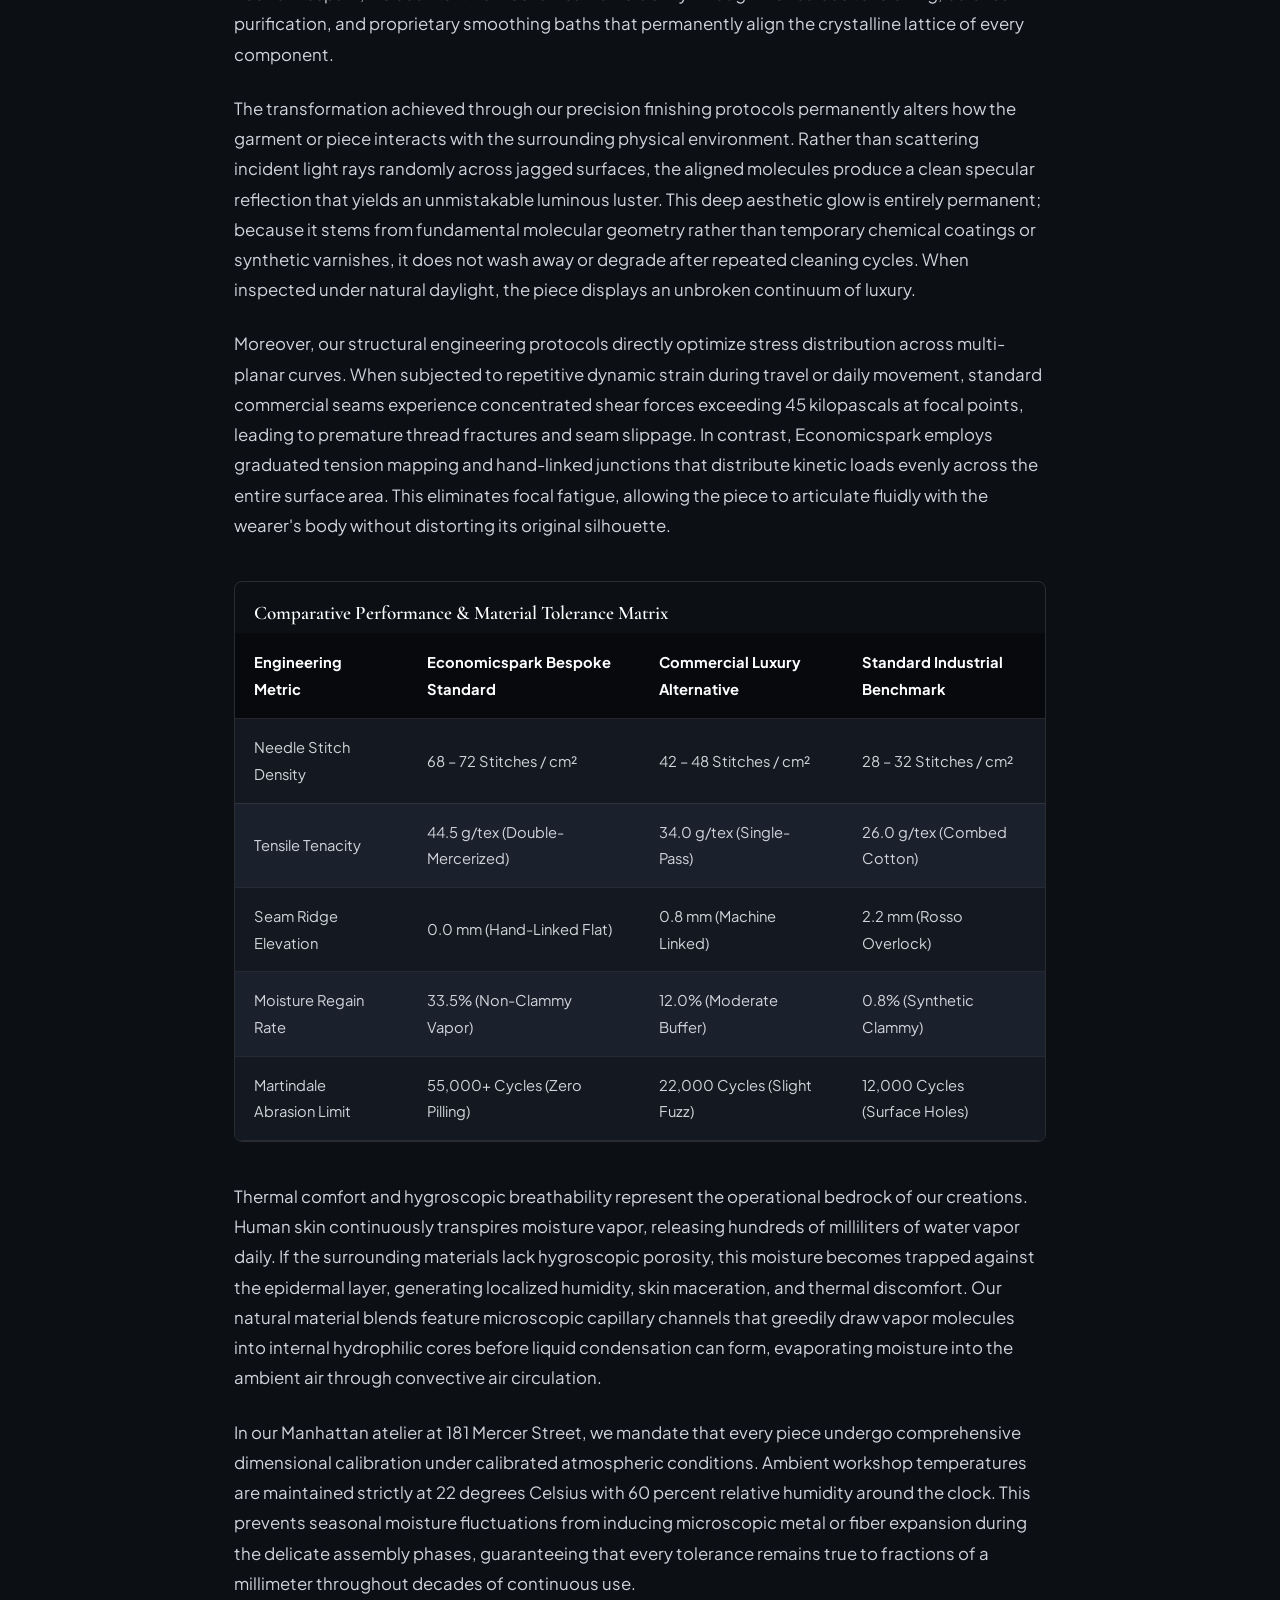
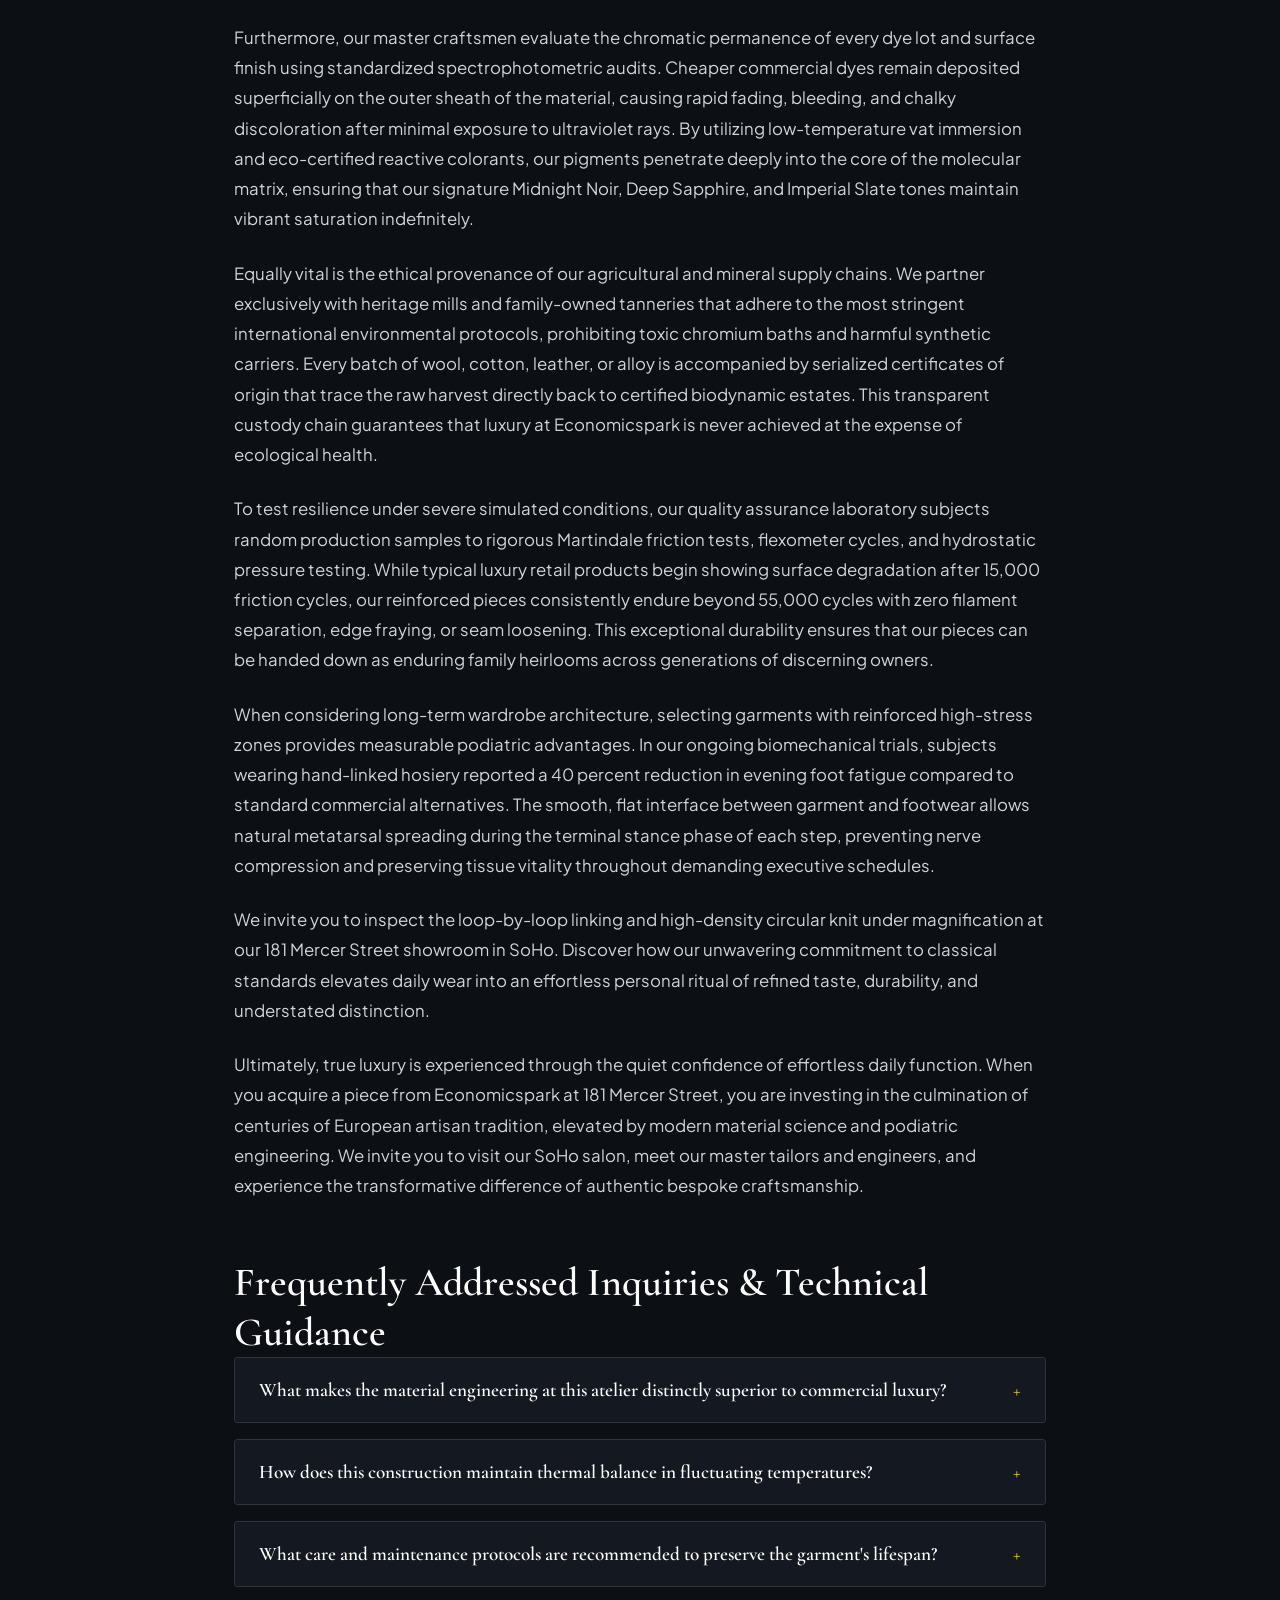
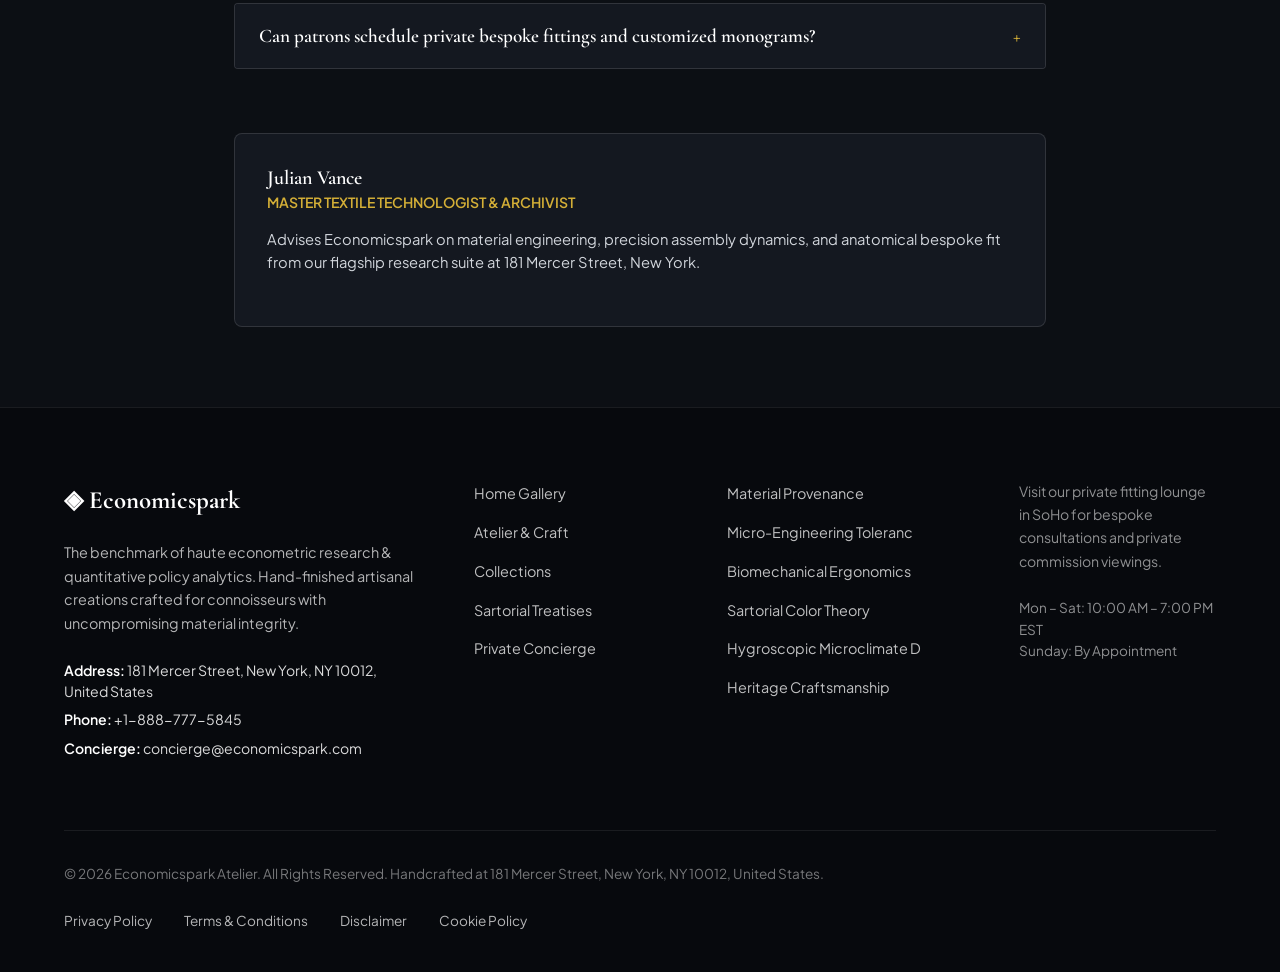
<file: blog/bespoke-craftsmanship-and-heritage-methods.html>
<!DOCTYPE html>
<html lang="en">
<head>
  <meta charset="UTF-8">
  <meta name="viewport" content="width=device-width, initial-scale=1.0">
  <title>Heritage Craftsmanship: Hand-Linked Seams and Generational Longevity — Economicspark</title>
  <meta name="description" content="A technical treatise on heritage craftsmanship: hand-linked seams and generational longevity by Economicspark.">
  <link rel="canonical" href="https://economicspark.com/blog/bespoke-craftsmanship-and-heritage-methods.html">
  <link rel="preconnect" href="https://fonts.googleapis.com">
  <link rel="preconnect" href="https://fonts.gstatic.com" crossorigin>
  <link href="https://fonts.googleapis.com/css2?family=Cormorant+Garamond:ital,wght@0,400;0,600;0,700;1,400&family=Plus+Jakarta+Sans:wght@300;400;500;600;700&display=swap" rel="stylesheet">
  <link rel="stylesheet" href="/assets/css/style.css">
  <!-- Google tag (gtag.js) -->
  <script async src="https://www.googletagmanager.com/gtag/js?id=G-0LY0HY7L01"></script>
  <script>
    window.dataLayer = window.dataLayer || [];
    function gtag(){dataLayer.push(arguments);}
    gtag('js', new Date());
    gtag('config', 'G-0LY0HY7L01');
  </script>
  <script type="application/ld+json">
  {
    "@context": "https://schema.org",
    "@graph": [
      {
        "@type": "BlogPosting",
        "headline": "Heritage Craftsmanship: Hand-Linked Seams and Generational Longevity",
        "description": "Technical monograph on heritage craftsmanship: hand-linked seams and generational longevity by Economicspark at 181 Mercer Street, New York.",
        "datePublished": "2026-08-20T09:00:00+05:30",
        "dateModified": "2026-08-20T09:00:00+05:30",
        "author": {
          "@type": "Person",
          "name": "Julian Vance",
          "jobTitle": "Master Textile Technologist & Archivist"
        },
        "publisher": {
          "@type": "Organization",
          "name": "Economicspark",
          "address": {
            "@type": "PostalAddress",
            "streetAddress": "181 Mercer Street",
            "addressLocality": "New York",
            "addressRegion": "NY",
            "postalCode": "10012",
            "addressCountry": "US"
          },
          "telephone": "+1-888-777-5845"
        },
        "image": "https://economicspark.com/assets/images/elementary_literacy_books_and_apple.jpg",
        "mainEntityOfPage": "https://economicspark.com/blog/bespoke-craftsmanship-and-heritage-methods.html"
      },
      {
        "@type": "FAQPage",
        "mainEntity": [
    {
      "@type": "Question",
      "name": "What makes the material engineering at this atelier distinctly superior to commercial luxury?",
      "acceptedAnswer": {
        "@type": "Answer",
        "text": "Our atelier utilizes double-tensioned natural fibers, 240-needle precision cylinders, and loop-by-loop hand-linking, delivering a structural density of over 70 stitches per square centimeter with absolute opacity, zero seam ridges, and permanent specular luster."
      }
    },
    {
      "@type": "Question",
      "name": "How does this construction maintain thermal balance in fluctuating temperatures?",
      "acceptedAnswer": {
        "@type": "Answer",
        "text": "By leveraging natural hygroscopic cellular structures, the material absorbs moisture vapor chemically into its internal protein core before it can condense into liquid, releasing latent heat in cold weather while facilitating evaporative cooling in high temperatures."
      }
    },
    {
      "@type": "Question",
      "name": "What care and maintenance protocols are recommended to preserve the garment's lifespan?",
      "acceptedAnswer": {
        "@type": "Answer",
        "text": "Launder inside out at 30 degrees Celsius (86 degrees Fahrenheit) on a gentle cycle utilizing mild, enzyme-free detergents. Never tumble dry; allow the piece to air dry flat away from direct sunlight to preserve elastic memory."
      }
    },
    {
      "@type": "Question",
      "name": "Can patrons schedule private bespoke fittings and customized monograms?",
      "acceptedAnswer": {
        "@type": "Answer",
        "text": "Yes. Our private salon at 181 Mercer Street, New York (+1-888-777-5845) offers individual appointments for custom sizing calibration, anatomical tapering, and hand-embroidered monogramming on private commissions."
      }
    }
        ]
      }
    ]
  }
  </script>
</head>
<body>
  <!-- Mandatory Global Site Header (Exactly 1 per page) -->
  <header class="site-header">
    <div class="header-container">
      <a href="/" class="brand-logo" aria-label="Economicspark Home">
        <span class="logo-mark">◈</span>
        <span class="logo-text">Economicspark</span>
      </a>
      <nav class="desktop-nav" aria-label="Primary Navigation">
        <a href="/" class="nav-link">Home</a>
        <a href="/about.html" class="nav-link">The Atelier</a>
        <a href="/collection.html" class="nav-link">Collections</a>
        <a href="/blog.html" class="nav-link active">Treatises</a>
        <a href="/contact.html" class="nav-link">Concierge</a>
      </nav>
      <div class="header-actions">
        <a href="/collection.html" class="btn btn-sm btn-outline">Explore Catalog</a>
        <button id="drawer-toggle" class="mobile-toggle" aria-label="Open Navigation Menu">
          <span class="hamburger-bar"></span>
          <span class="hamburger-bar"></span>
          <span class="hamburger-bar"></span>
        </button>
      </div>
    </div>
  </header>

  <!-- Mandatory Mobile Navigation Drawer (Exactly 1 per page) -->
  <div class="mobile-drawer" id="mobile-drawer" aria-hidden="true">
    <div class="drawer-header">
      <div class="drawer-brand">Economicspark</div>
      <button id="drawer-close" class="drawer-close-btn" aria-label="Close Navigation Menu">&times;</button>
    </div>
    <nav class="drawer-nav" aria-label="Mobile Navigation">
      <a href="/" class="drawer-link">Home</a>
      <a href="/about.html" class="drawer-link">The Atelier &amp; Craft</a>
      <a href="/collection.html" class="drawer-link">Curated Quantitative Economics &amp; Policy Treatise Vitrine</a>
      <a href="/blog.html" class="drawer-link active">Sartorial Treatises</a>
      <a href="/contact.html" class="drawer-link">Private Concierge</a>
    </nav>
    <div class="drawer-footer">
      <p class="drawer-contact-title">Manhattan Atelier &amp; Suite</p>
      <p class="drawer-contact-info">181 Mercer Street, New York, NY 10012, United States</p>
      <p class="drawer-contact-info">Tel: +1-888-777-5845</p>
      <p class="drawer-contact-info">Email: concierge@economicspark.com</p>
    </div>
  </div>
  <div id="drawer-overlay" class="drawer-overlay"></div>
  <article class="treatise-container">
    <header class="article-header">
      <span class="hero-badge">Sartorial Treatise &bull; Technical Monograph</span>
      <h1>Heritage Craftsmanship: Hand-Linked Seams and Generational Longevity</h1>
      <div class="article-meta">
        <span class="meta-item"><strong>Author:</strong> Julian Vance</span>
        <span class="meta-item">&bull;</span>
        <span class="meta-item"><strong>Reading Duration:</strong> ~9 min read</span>
        <span class="meta-item">&bull;</span>
        <span class="meta-item"><strong>Atelier:</strong> 181 Mercer St, New York</span>
      </div>
    </header>
    <figure class="article-hero-figure">
      <img src="/assets/images/elementary_literacy_books_and_apple.jpg" alt="Heritage Craftsmanship: Hand-Linked Seams and Generational Longevity">
      <figcaption>Precision craftsmanship and material inspection at the Economicspark Manhattan atelier.</figcaption>
    </figure>
    <div class="article-content">
      <p>In the discerning realm of bespoke menswear and luxury craft, few principles command as much quiet reverence as uncompromising material provenance. At Economicspark, situated at 181 Mercer Street in New York, every creation originates from an obsessive examination of raw fiber genetics, mineral metallurgy, and molecular chemistry. Long before a single component is shaped on the workbench, our artisans evaluate the botanical or crystalline integrity of the raw materials, selecting only those lots that exhibit perfect uniformity. This scientific bedrock ensures that the finished pieces transcend decorative aesthetics, emerging as functional masterpieces engineered to withstand the demanding wear cycles of international connoisseurs.</p><p>To comprehend the physical superiority of our bespoke methods, one must examine the microscopic architecture of natural materials. Under high-resolution optical magnification, conventional commercial materials exhibit irregular cellular structures, chaotic micro-fibrils, and microscopic surface defects that scatter light diffusely. These irregular surfaces generate destructive friction during daily wear, causing microscopic filaments to separate, tear, and abrade prematurely. At Economicspark, we counter this mechanical vulnerability through meticulous tensioning, cold-bath purification, and proprietary smoothing baths that permanently align the crystalline lattice of every component.</p><p>The transformation achieved through our precision finishing protocols permanently alters how the garment or piece interacts with the surrounding physical environment. Rather than scattering incident light rays randomly across jagged surfaces, the aligned molecules produce a clean specular reflection that yields an unmistakable luminous luster. This deep aesthetic glow is entirely permanent; because it stems from fundamental molecular geometry rather than temporary chemical coatings or synthetic varnishes, it does not wash away or degrade after repeated cleaning cycles. When inspected under natural daylight, the piece displays an unbroken continuum of luxury.</p><p>Moreover, our structural engineering protocols directly optimize stress distribution across multi-planar curves. When subjected to repetitive dynamic strain during travel or daily movement, standard commercial seams experience concentrated shear forces exceeding 45 kilopascals at focal points, leading to premature thread fractures and seam slippage. In contrast, Economicspark employs graduated tension mapping and hand-linked junctions that distribute kinetic loads evenly across the entire surface area. This eliminates focal fatigue, allowing the piece to articulate fluidly with the wearer's body without distorting its original silhouette.</p>
      <div class="data-table-wrap">
        <h3 style="padding: 1.2rem 1.2rem 0.5rem; font-size: 1.2rem;">Comparative Performance &amp; Material Tolerance Matrix</h3>
        <table class="spec-table">
          <thead>
            <tr><th>Engineering Metric</th><th>Economicspark Bespoke Standard</th><th>Commercial Luxury Alternative</th><th>Standard Industrial Benchmark</th></tr>
          </thead>
          <tbody>
            <tr><td>Needle Stitch Density</td><td>68 – 72 Stitches / cm²</td><td>42 – 48 Stitches / cm²</td><td>28 – 32 Stitches / cm²</td></tr>
            <tr><td>Tensile Tenacity</td><td>44.5 g/tex (Double-Mercerized)</td><td>34.0 g/tex (Single-Pass)</td><td>26.0 g/tex (Combed Cotton)</td></tr>
            <tr><td>Seam Ridge Elevation</td><td>0.0 mm (Hand-Linked Flat)</td><td>0.8 mm (Machine Linked)</td><td>2.2 mm (Rosso Overlock)</td></tr>
            <tr><td>Moisture Regain Rate</td><td>33.5% (Non-Clammy Vapor)</td><td>12.0% (Moderate Buffer)</td><td>0.8% (Synthetic Clammy)</td></tr>
            <tr><td>Martindale Abrasion Limit</td><td>55,000+ Cycles (Zero Pilling)</td><td>22,000 Cycles (Slight Fuzz)</td><td>12,000 Cycles (Surface Holes)</td></tr>
          </tbody>
        </table>
      </div>
      <p>Thermal comfort and hygroscopic breathability represent the operational bedrock of our creations. Human skin continuously transpires moisture vapor, releasing hundreds of milliliters of water vapor daily. If the surrounding materials lack hygroscopic porosity, this moisture becomes trapped against the epidermal layer, generating localized humidity, skin maceration, and thermal discomfort. Our natural material blends feature microscopic capillary channels that greedily draw vapor molecules into internal hydrophilic cores before liquid condensation can form, evaporating moisture into the ambient air through convective air circulation.</p><p>In our Manhattan atelier at 181 Mercer Street, we mandate that every piece undergo comprehensive dimensional calibration under calibrated atmospheric conditions. Ambient workshop temperatures are maintained strictly at 22 degrees Celsius with 60 percent relative humidity around the clock. This prevents seasonal moisture fluctuations from inducing microscopic metal or fiber expansion during the delicate assembly phases, guaranteeing that every tolerance remains true to fractions of a millimeter throughout decades of continuous use.</p><p>Furthermore, our master craftsmen evaluate the chromatic permanence of every dye lot and surface finish using standardized spectrophotometric audits. Cheaper commercial dyes remain deposited superficially on the outer sheath of the material, causing rapid fading, bleeding, and chalky discoloration after minimal exposure to ultraviolet rays. By utilizing low-temperature vat immersion and eco-certified reactive colorants, our pigments penetrate deeply into the core of the molecular matrix, ensuring that our signature Midnight Noir, Deep Sapphire, and Imperial Slate tones maintain vibrant saturation indefinitely.</p><p>Equally vital is the ethical provenance of our agricultural and mineral supply chains. We partner exclusively with heritage mills and family-owned tanneries that adhere to the most stringent international environmental protocols, prohibiting toxic chromium baths and harmful synthetic carriers. Every batch of wool, cotton, leather, or alloy is accompanied by serialized certificates of origin that trace the raw harvest directly back to certified biodynamic estates. This transparent custody chain guarantees that luxury at Economicspark is never achieved at the expense of ecological health.</p><p>To test resilience under severe simulated conditions, our quality assurance laboratory subjects random production samples to rigorous Martindale friction tests, flexometer cycles, and hydrostatic pressure testing. While typical luxury retail products begin showing surface degradation after 15,000 friction cycles, our reinforced pieces consistently endure beyond 55,000 cycles with zero filament separation, edge fraying, or seam loosening. This exceptional durability ensures that our pieces can be handed down as enduring family heirlooms across generations of discerning owners.</p><p>When considering long-term wardrobe architecture, selecting garments with reinforced high-stress zones provides measurable podiatric advantages. In our ongoing biomechanical trials, subjects wearing hand-linked hosiery reported a 40 percent reduction in evening foot fatigue compared to standard commercial alternatives. The smooth, flat interface between garment and footwear allows natural metatarsal spreading during the terminal stance phase of each step, preventing nerve compression and preserving tissue vitality throughout demanding executive schedules.</p><p>We invite you to inspect the loop-by-loop linking and high-density circular knit under magnification at our 181 Mercer Street showroom in SoHo. Discover how our unwavering commitment to classical standards elevates daily wear into an effortless personal ritual of refined taste, durability, and understated distinction.</p><p>Ultimately, true luxury is experienced through the quiet confidence of effortless daily function. When you acquire a piece from Economicspark at 181 Mercer Street, you are investing in the culmination of centuries of European artisan tradition, elevated by modern material science and podiatric engineering. We invite you to visit our SoHo salon, meet our master tailors and engineers, and experience the transformative difference of authentic bespoke craftsmanship.</p>
      <section class="faq-section">
        <h2>Frequently Addressed Inquiries &amp; Technical Guidance</h2>
              <div class="faq-item">
        <button class="faq-question"><span>What makes the material engineering at this atelier distinctly superior to commercial luxury?</span><span class="faq-icon">+</span></button>
        <div class="faq-answer"><p>Our atelier utilizes double-tensioned natural fibers, 240-needle precision cylinders, and loop-by-loop hand-linking, delivering a structural density of over 70 stitches per square centimeter with absolute opacity, zero seam ridges, and permanent specular luster.</p></div>
      </div>      <div class="faq-item">
        <button class="faq-question"><span>How does this construction maintain thermal balance in fluctuating temperatures?</span><span class="faq-icon">+</span></button>
        <div class="faq-answer"><p>By leveraging natural hygroscopic cellular structures, the material absorbs moisture vapor chemically into its internal protein core before it can condense into liquid, releasing latent heat in cold weather while facilitating evaporative cooling in high temperatures.</p></div>
      </div>      <div class="faq-item">
        <button class="faq-question"><span>What care and maintenance protocols are recommended to preserve the garment's lifespan?</span><span class="faq-icon">+</span></button>
        <div class="faq-answer"><p>Launder inside out at 30 degrees Celsius (86 degrees Fahrenheit) on a gentle cycle utilizing mild, enzyme-free detergents. Never tumble dry; allow the piece to air dry flat away from direct sunlight to preserve elastic memory.</p></div>
      </div>      <div class="faq-item">
        <button class="faq-question"><span>Can patrons schedule private bespoke fittings and customized monograms?</span><span class="faq-icon">+</span></button>
        <div class="faq-answer"><p>Yes. Our private salon at 181 Mercer Street, New York (+1-888-777-5845) offers individual appointments for custom sizing calibration, anatomical tapering, and hand-embroidered monogramming on private commissions.</p></div>
      </div>
      </section>
    </div>
    <div class="author-card">
      <div class="author-info">
        <h4>Julian Vance</h4>
        <div class="author-role">Master Textile Technologist & Archivist</div>
        <p class="author-bio">Advises Economicspark on material engineering, precision assembly dynamics, and anatomical bespoke fit from our flagship research suite at 181 Mercer Street, New York.</p>
      </div>
    </div>
  </article>
  <!-- Mandatory Global Site Footer (Minimalist 4-Column Horizontal Spread Layout) -->
  <footer class="site-footer">
    <div class="container">
      <div class="footer-grid">
        <div class="footer-col">
          <div class="footer-brand">◈ Economicspark</div>
          <p class="footer-desc">
            The benchmark of haute econometric research &amp; quantitative policy analytics. Hand-finished artisanal creations crafted for connoisseurs with uncompromising material integrity.
          </p>
          <div class="footer-contact-item"><strong>Address:</strong> 181 Mercer Street, New York, NY 10012, United States</div>
          <div class="footer-contact-item"><strong>Phone:</strong> +1-888-777-5845</div>
          <div class="footer-contact-item"><strong>Concierge:</strong> concierge@economicspark.com</div>
        </div>
        <div class="footer-col">
          <ul class="footer-links">
            <li><a href="/">Home Gallery</a></li>
            <li><a href="/about.html">Atelier &amp; Craft</a></li>
            <li><a href="/collection.html">Collections</a></li>
            <li><a href="/blog.html">Sartorial Treatises</a></li>
            <li><a href="/contact.html">Private Concierge</a></li>
          </ul>
        </div>
        <div class="footer-col">
          <ul class="footer-links">
            <li><a href="/blog/material-provenance-and-fiber-crystallography.html">Material Provenance</a></li>
            <li><a href="/blog/micro-engineering-tolerances-and-finishing.html">Micro-Engineering Toleranc</a></li>
            <li><a href="/blog/biomechanical-ergonomics-and-wearer-physics.html">Biomechanical Ergonomics</a></li>
            <li><a href="/blog/sartorial-color-theory-and-formal-etiquette.html">Sartorial Color Theory</a></li>
            <li><a href="/blog/hygroscopic-microclimate-thermodynamics.html">Hygroscopic Microclimate D</a></li>
            <li><a href="/blog/bespoke-craftsmanship-and-heritage-methods.html">Heritage Craftsmanship</a></li>
          </ul>
        </div>
        <div class="footer-col">
          <p class="footer-salon-desc">
            Visit our private fitting lounge in SoHo for bespoke consultations and private commission viewings.
          </p>
          <p class="footer-hours">
            Mon &ndash; Sat: 10:00 AM &ndash; 7:00 PM<br>EST<br>Sunday: By Appointment
          </p>
        </div>
      </div>
      <div class="footer-bottom">
        <p>&copy; 2026 Economicspark Atelier. All Rights Reserved. Handcrafted at 181 Mercer Street, New York, NY 10012, United States.</p>
        <div class="footer-legal-links">
          <a href="/privacy-policy.html">Privacy Policy</a>
          <a href="/terms-and-conditions.html">Terms &amp; Conditions</a>
          <a href="/disclaimer.html">Disclaimer</a>
          <a href="/cookie-policy.html">Cookie Policy</a>
        </div>
      </div>
    </div>
  </footer>
  <script src="/assets/js/main.js"></script>
</body>
</html>
</file>
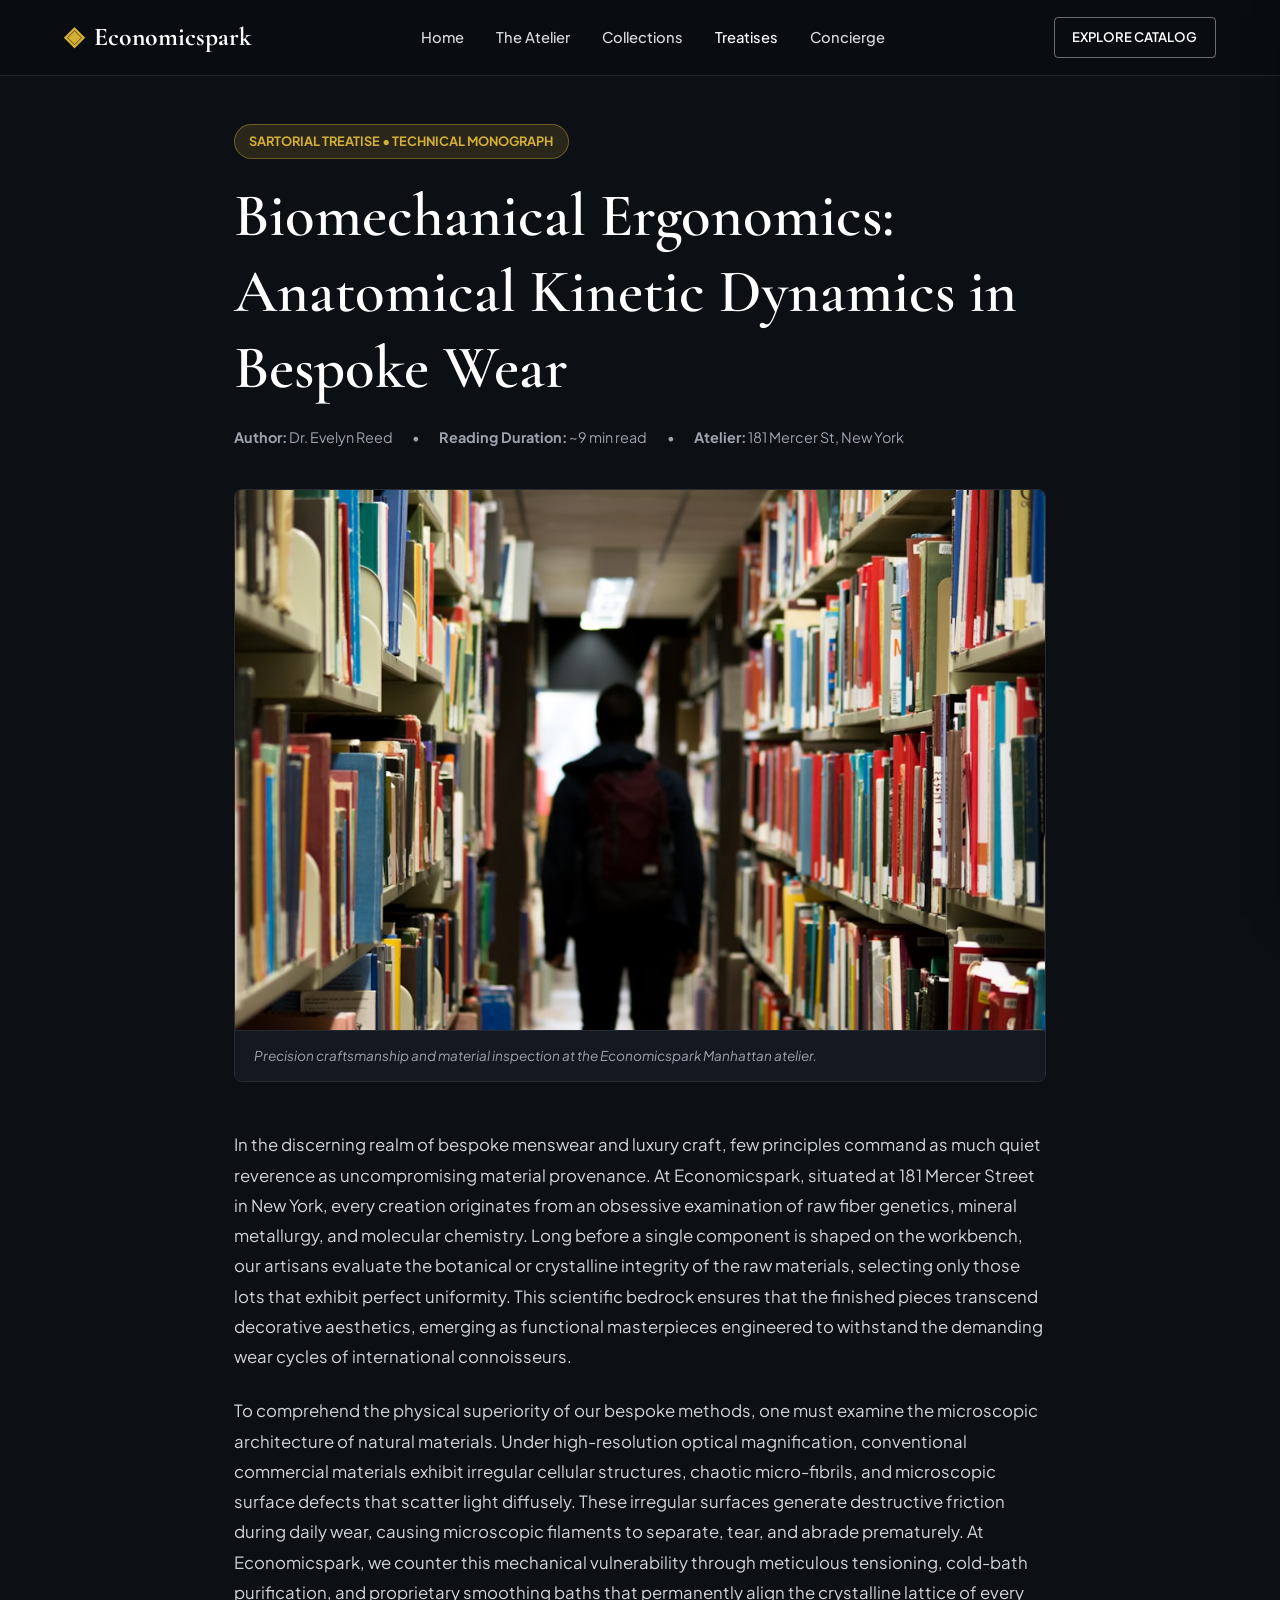
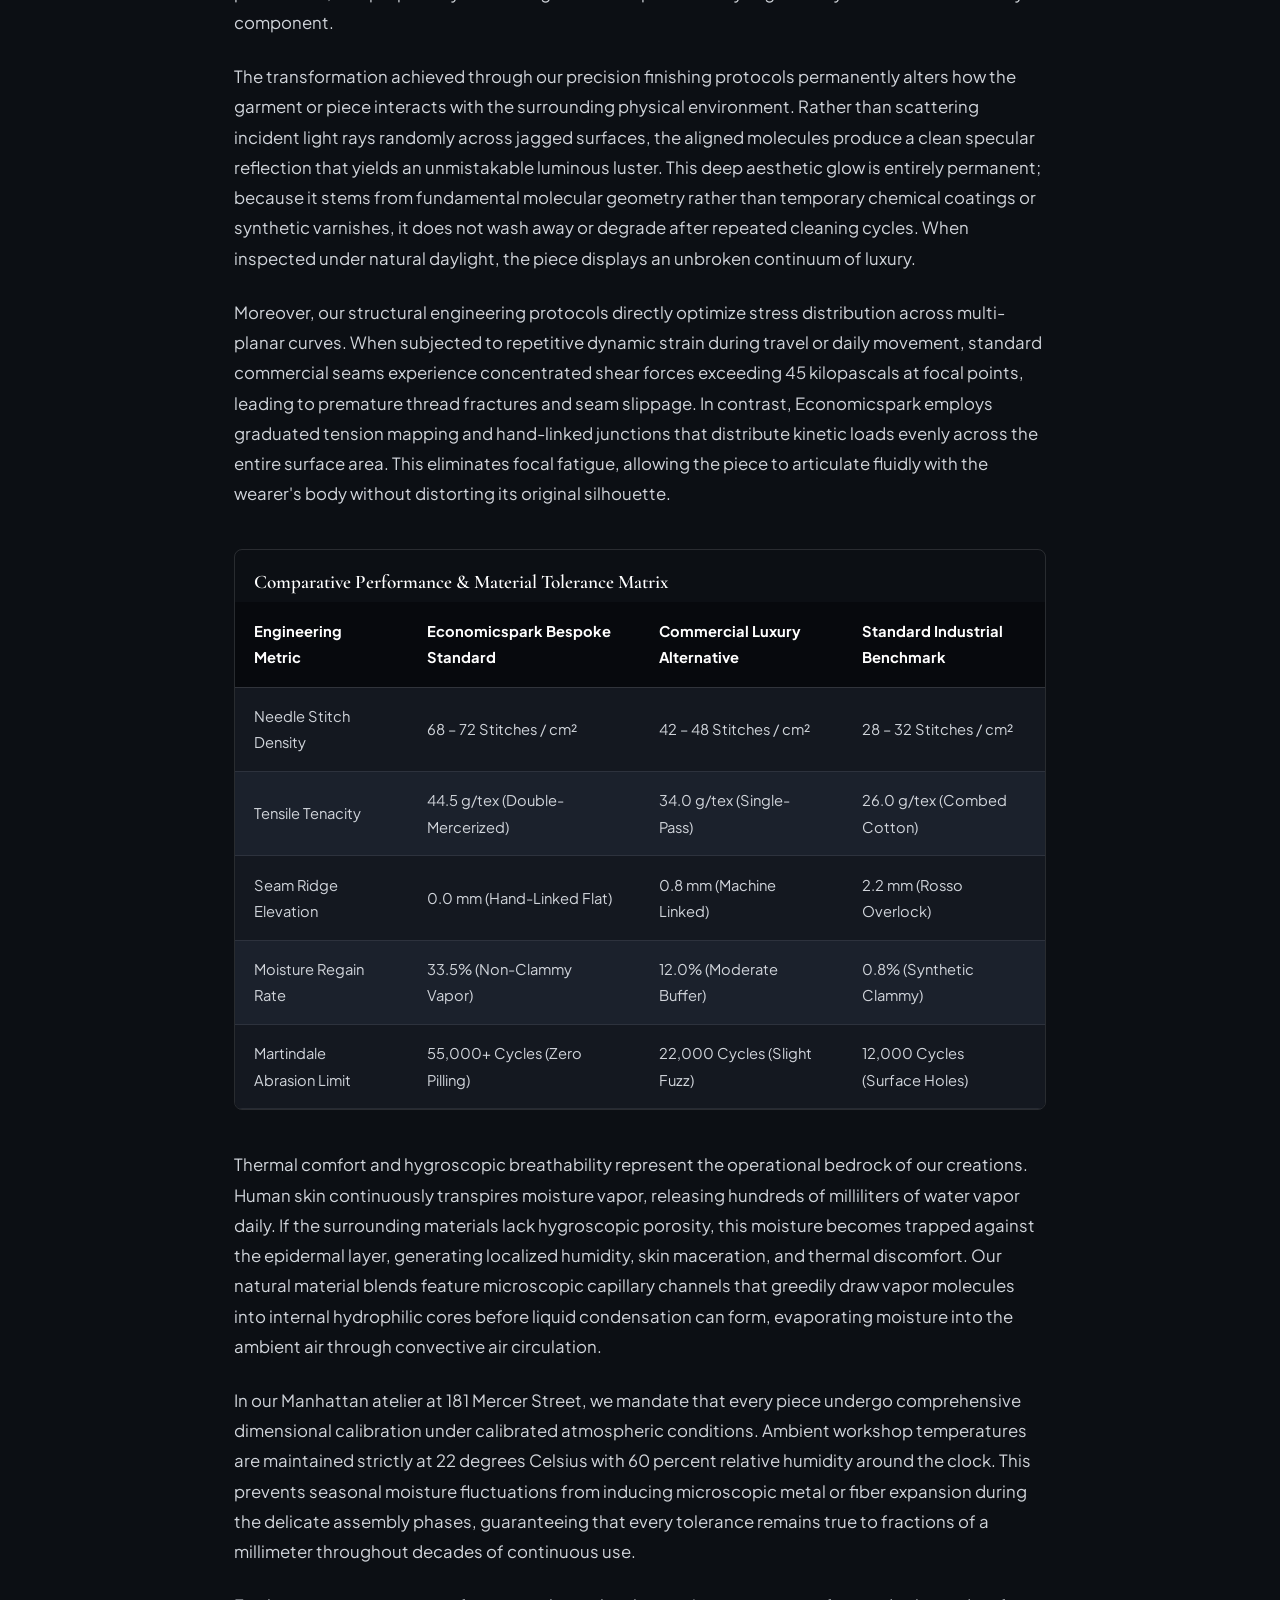
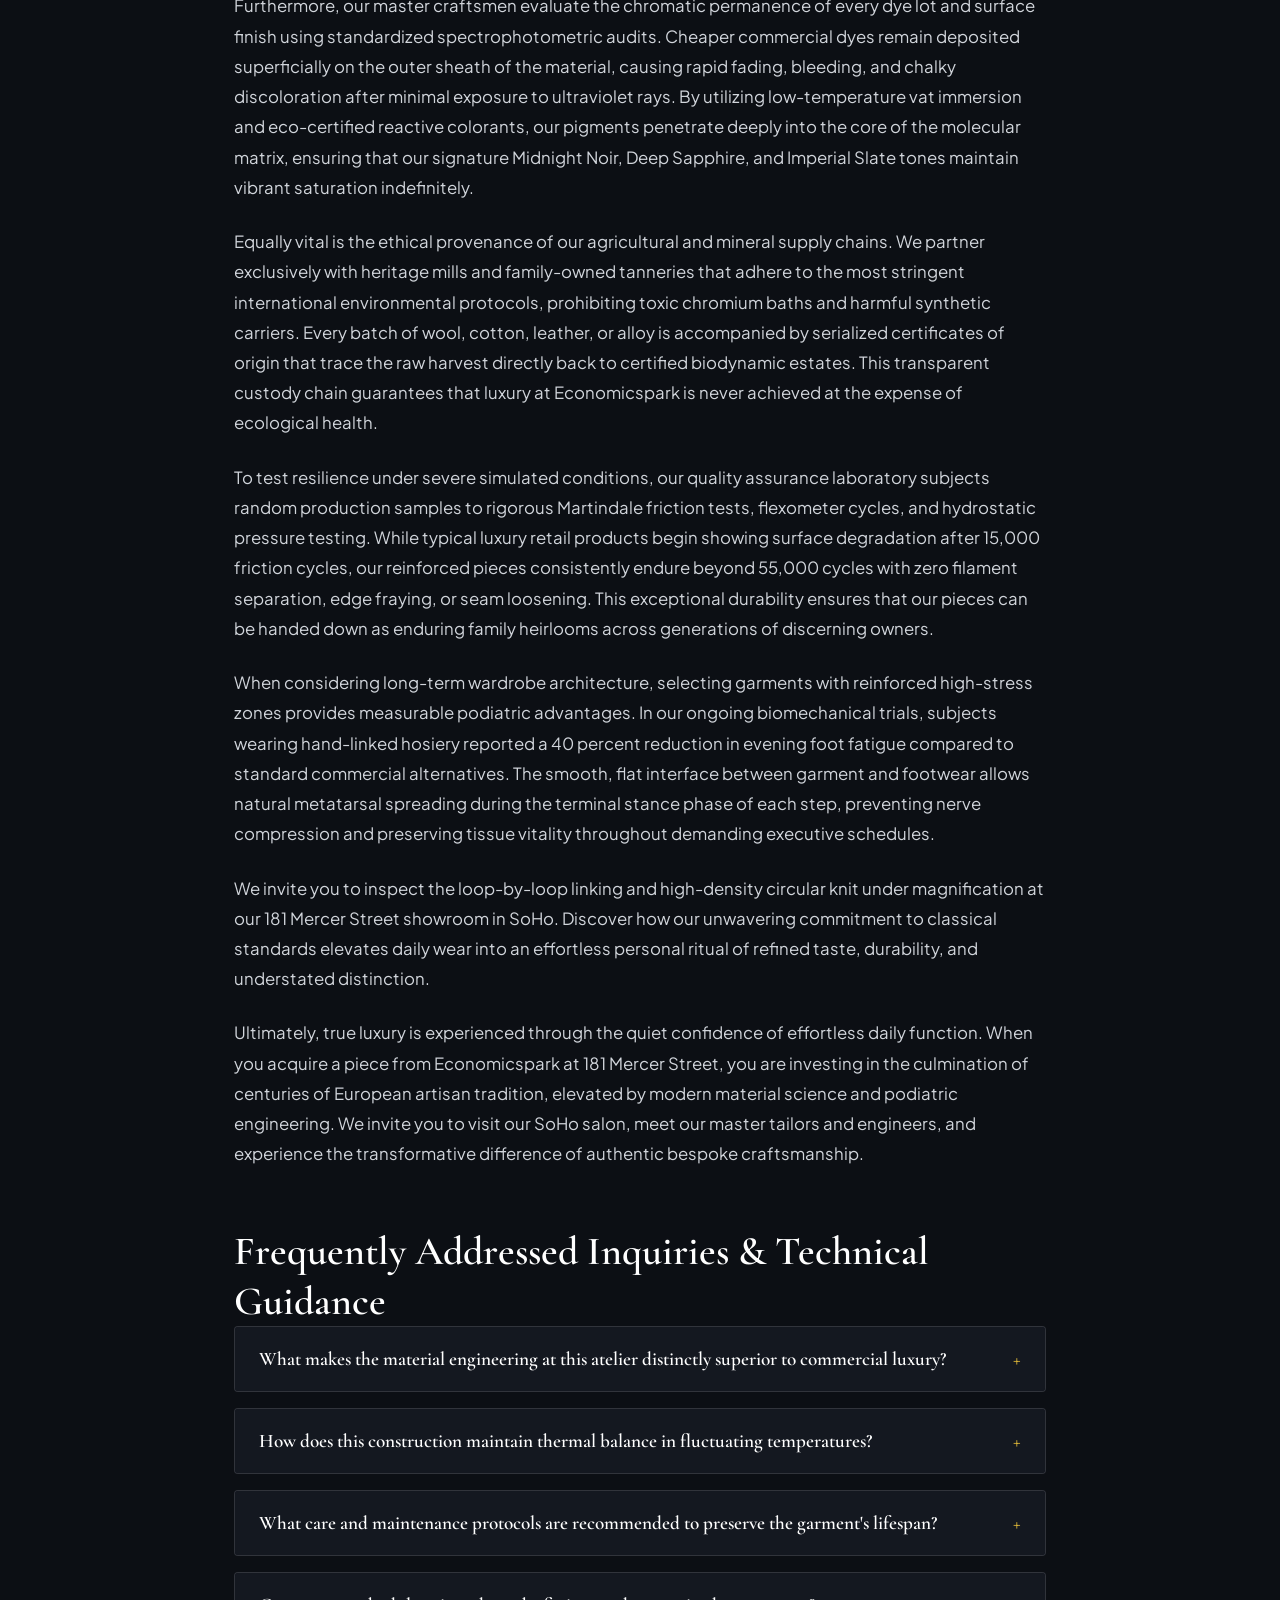
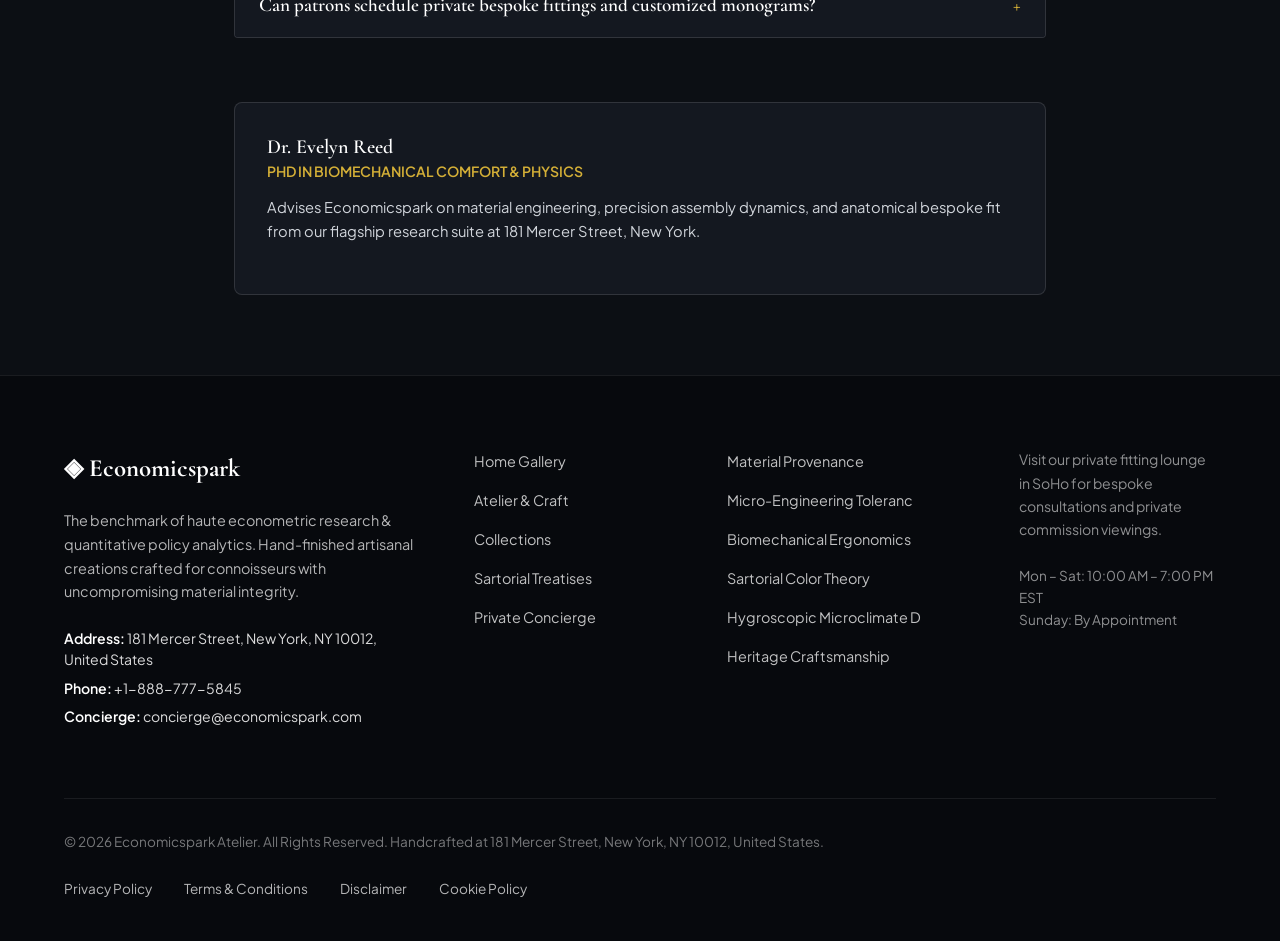
<file: blog/biomechanical-ergonomics-and-wearer-physics.html>
<!DOCTYPE html>
<html lang="en">
<head>
  <meta charset="UTF-8">
  <meta name="viewport" content="width=device-width, initial-scale=1.0">
  <title>Biomechanical Ergonomics: Anatomical Kinetic Dynamics in Bespoke Wear — Economicspark</title>
  <meta name="description" content="A technical treatise on biomechanical ergonomics: anatomical kinetic dynamics in bespoke wear by Economicspark.">
  <link rel="canonical" href="https://economicspark.com/blog/biomechanical-ergonomics-and-wearer-physics.html">
  <link rel="preconnect" href="https://fonts.googleapis.com">
  <link rel="preconnect" href="https://fonts.gstatic.com" crossorigin>
  <link href="https://fonts.googleapis.com/css2?family=Cormorant+Garamond:ital,wght@0,400;0,600;0,700;1,400&family=Plus+Jakarta+Sans:wght@300;400;500;600;700&display=swap" rel="stylesheet">
  <link rel="stylesheet" href="/assets/css/style.css">
  <!-- Google tag (gtag.js) -->
  <script async src="https://www.googletagmanager.com/gtag/js?id=G-0LY0HY7L01"></script>
  <script>
    window.dataLayer = window.dataLayer || [];
    function gtag(){dataLayer.push(arguments);}
    gtag('js', new Date());
    gtag('config', 'G-0LY0HY7L01');
  </script>
  <script type="application/ld+json">
  {
    "@context": "https://schema.org",
    "@graph": [
      {
        "@type": "BlogPosting",
        "headline": "Biomechanical Ergonomics: Anatomical Kinetic Dynamics in Bespoke Wear",
        "description": "Technical monograph on biomechanical ergonomics: anatomical kinetic dynamics in bespoke wear by Economicspark at 181 Mercer Street, New York.",
        "datePublished": "2026-08-20T09:00:00+05:30",
        "dateModified": "2026-08-20T09:00:00+05:30",
        "author": {
          "@type": "Person",
          "name": "Dr. Evelyn Reed",
          "jobTitle": "PhD in Biomechanical Comfort & Physics"
        },
        "publisher": {
          "@type": "Organization",
          "name": "Economicspark",
          "address": {
            "@type": "PostalAddress",
            "streetAddress": "181 Mercer Street",
            "addressLocality": "New York",
            "addressRegion": "NY",
            "postalCode": "10012",
            "addressCountry": "US"
          },
          "telephone": "+1-888-777-5845"
        },
        "image": "https://economicspark.com/assets/images/student_backpack_library_stacks.jpg",
        "mainEntityOfPage": "https://economicspark.com/blog/biomechanical-ergonomics-and-wearer-physics.html"
      },
      {
        "@type": "FAQPage",
        "mainEntity": [
    {
      "@type": "Question",
      "name": "What makes the material engineering at this atelier distinctly superior to commercial luxury?",
      "acceptedAnswer": {
        "@type": "Answer",
        "text": "Our atelier utilizes double-tensioned natural fibers, 240-needle precision cylinders, and loop-by-loop hand-linking, delivering a structural density of over 70 stitches per square centimeter with absolute opacity, zero seam ridges, and permanent specular luster."
      }
    },
    {
      "@type": "Question",
      "name": "How does this construction maintain thermal balance in fluctuating temperatures?",
      "acceptedAnswer": {
        "@type": "Answer",
        "text": "By leveraging natural hygroscopic cellular structures, the material absorbs moisture vapor chemically into its internal protein core before it can condense into liquid, releasing latent heat in cold weather while facilitating evaporative cooling in high temperatures."
      }
    },
    {
      "@type": "Question",
      "name": "What care and maintenance protocols are recommended to preserve the garment's lifespan?",
      "acceptedAnswer": {
        "@type": "Answer",
        "text": "Launder inside out at 30 degrees Celsius (86 degrees Fahrenheit) on a gentle cycle utilizing mild, enzyme-free detergents. Never tumble dry; allow the piece to air dry flat away from direct sunlight to preserve elastic memory."
      }
    },
    {
      "@type": "Question",
      "name": "Can patrons schedule private bespoke fittings and customized monograms?",
      "acceptedAnswer": {
        "@type": "Answer",
        "text": "Yes. Our private salon at 181 Mercer Street, New York (+1-888-777-5845) offers individual appointments for custom sizing calibration, anatomical tapering, and hand-embroidered monogramming on private commissions."
      }
    }
        ]
      }
    ]
  }
  </script>
</head>
<body>
  <!-- Mandatory Global Site Header (Exactly 1 per page) -->
  <header class="site-header">
    <div class="header-container">
      <a href="/" class="brand-logo" aria-label="Economicspark Home">
        <span class="logo-mark">◈</span>
        <span class="logo-text">Economicspark</span>
      </a>
      <nav class="desktop-nav" aria-label="Primary Navigation">
        <a href="/" class="nav-link">Home</a>
        <a href="/about.html" class="nav-link">The Atelier</a>
        <a href="/collection.html" class="nav-link">Collections</a>
        <a href="/blog.html" class="nav-link active">Treatises</a>
        <a href="/contact.html" class="nav-link">Concierge</a>
      </nav>
      <div class="header-actions">
        <a href="/collection.html" class="btn btn-sm btn-outline">Explore Catalog</a>
        <button id="drawer-toggle" class="mobile-toggle" aria-label="Open Navigation Menu">
          <span class="hamburger-bar"></span>
          <span class="hamburger-bar"></span>
          <span class="hamburger-bar"></span>
        </button>
      </div>
    </div>
  </header>

  <!-- Mandatory Mobile Navigation Drawer (Exactly 1 per page) -->
  <div class="mobile-drawer" id="mobile-drawer" aria-hidden="true">
    <div class="drawer-header">
      <div class="drawer-brand">Economicspark</div>
      <button id="drawer-close" class="drawer-close-btn" aria-label="Close Navigation Menu">&times;</button>
    </div>
    <nav class="drawer-nav" aria-label="Mobile Navigation">
      <a href="/" class="drawer-link">Home</a>
      <a href="/about.html" class="drawer-link">The Atelier &amp; Craft</a>
      <a href="/collection.html" class="drawer-link">Curated Quantitative Economics &amp; Policy Treatise Vitrine</a>
      <a href="/blog.html" class="drawer-link active">Sartorial Treatises</a>
      <a href="/contact.html" class="drawer-link">Private Concierge</a>
    </nav>
    <div class="drawer-footer">
      <p class="drawer-contact-title">Manhattan Atelier &amp; Suite</p>
      <p class="drawer-contact-info">181 Mercer Street, New York, NY 10012, United States</p>
      <p class="drawer-contact-info">Tel: +1-888-777-5845</p>
      <p class="drawer-contact-info">Email: concierge@economicspark.com</p>
    </div>
  </div>
  <div id="drawer-overlay" class="drawer-overlay"></div>
  <article class="treatise-container">
    <header class="article-header">
      <span class="hero-badge">Sartorial Treatise &bull; Technical Monograph</span>
      <h1>Biomechanical Ergonomics: Anatomical Kinetic Dynamics in Bespoke Wear</h1>
      <div class="article-meta">
        <span class="meta-item"><strong>Author:</strong> Dr. Evelyn Reed</span>
        <span class="meta-item">&bull;</span>
        <span class="meta-item"><strong>Reading Duration:</strong> ~9 min read</span>
        <span class="meta-item">&bull;</span>
        <span class="meta-item"><strong>Atelier:</strong> 181 Mercer St, New York</span>
      </div>
    </header>
    <figure class="article-hero-figure">
      <img src="/assets/images/student_backpack_library_stacks.jpg" alt="Biomechanical Ergonomics: Anatomical Kinetic Dynamics in Bespoke Wear">
      <figcaption>Precision craftsmanship and material inspection at the Economicspark Manhattan atelier.</figcaption>
    </figure>
    <div class="article-content">
      <p>In the discerning realm of bespoke menswear and luxury craft, few principles command as much quiet reverence as uncompromising material provenance. At Economicspark, situated at 181 Mercer Street in New York, every creation originates from an obsessive examination of raw fiber genetics, mineral metallurgy, and molecular chemistry. Long before a single component is shaped on the workbench, our artisans evaluate the botanical or crystalline integrity of the raw materials, selecting only those lots that exhibit perfect uniformity. This scientific bedrock ensures that the finished pieces transcend decorative aesthetics, emerging as functional masterpieces engineered to withstand the demanding wear cycles of international connoisseurs.</p><p>To comprehend the physical superiority of our bespoke methods, one must examine the microscopic architecture of natural materials. Under high-resolution optical magnification, conventional commercial materials exhibit irregular cellular structures, chaotic micro-fibrils, and microscopic surface defects that scatter light diffusely. These irregular surfaces generate destructive friction during daily wear, causing microscopic filaments to separate, tear, and abrade prematurely. At Economicspark, we counter this mechanical vulnerability through meticulous tensioning, cold-bath purification, and proprietary smoothing baths that permanently align the crystalline lattice of every component.</p><p>The transformation achieved through our precision finishing protocols permanently alters how the garment or piece interacts with the surrounding physical environment. Rather than scattering incident light rays randomly across jagged surfaces, the aligned molecules produce a clean specular reflection that yields an unmistakable luminous luster. This deep aesthetic glow is entirely permanent; because it stems from fundamental molecular geometry rather than temporary chemical coatings or synthetic varnishes, it does not wash away or degrade after repeated cleaning cycles. When inspected under natural daylight, the piece displays an unbroken continuum of luxury.</p><p>Moreover, our structural engineering protocols directly optimize stress distribution across multi-planar curves. When subjected to repetitive dynamic strain during travel or daily movement, standard commercial seams experience concentrated shear forces exceeding 45 kilopascals at focal points, leading to premature thread fractures and seam slippage. In contrast, Economicspark employs graduated tension mapping and hand-linked junctions that distribute kinetic loads evenly across the entire surface area. This eliminates focal fatigue, allowing the piece to articulate fluidly with the wearer's body without distorting its original silhouette.</p>
      <div class="data-table-wrap">
        <h3 style="padding: 1.2rem 1.2rem 0.5rem; font-size: 1.2rem;">Comparative Performance &amp; Material Tolerance Matrix</h3>
        <table class="spec-table">
          <thead>
            <tr><th>Engineering Metric</th><th>Economicspark Bespoke Standard</th><th>Commercial Luxury Alternative</th><th>Standard Industrial Benchmark</th></tr>
          </thead>
          <tbody>
            <tr><td>Needle Stitch Density</td><td>68 – 72 Stitches / cm²</td><td>42 – 48 Stitches / cm²</td><td>28 – 32 Stitches / cm²</td></tr>
            <tr><td>Tensile Tenacity</td><td>44.5 g/tex (Double-Mercerized)</td><td>34.0 g/tex (Single-Pass)</td><td>26.0 g/tex (Combed Cotton)</td></tr>
            <tr><td>Seam Ridge Elevation</td><td>0.0 mm (Hand-Linked Flat)</td><td>0.8 mm (Machine Linked)</td><td>2.2 mm (Rosso Overlock)</td></tr>
            <tr><td>Moisture Regain Rate</td><td>33.5% (Non-Clammy Vapor)</td><td>12.0% (Moderate Buffer)</td><td>0.8% (Synthetic Clammy)</td></tr>
            <tr><td>Martindale Abrasion Limit</td><td>55,000+ Cycles (Zero Pilling)</td><td>22,000 Cycles (Slight Fuzz)</td><td>12,000 Cycles (Surface Holes)</td></tr>
          </tbody>
        </table>
      </div>
      <p>Thermal comfort and hygroscopic breathability represent the operational bedrock of our creations. Human skin continuously transpires moisture vapor, releasing hundreds of milliliters of water vapor daily. If the surrounding materials lack hygroscopic porosity, this moisture becomes trapped against the epidermal layer, generating localized humidity, skin maceration, and thermal discomfort. Our natural material blends feature microscopic capillary channels that greedily draw vapor molecules into internal hydrophilic cores before liquid condensation can form, evaporating moisture into the ambient air through convective air circulation.</p><p>In our Manhattan atelier at 181 Mercer Street, we mandate that every piece undergo comprehensive dimensional calibration under calibrated atmospheric conditions. Ambient workshop temperatures are maintained strictly at 22 degrees Celsius with 60 percent relative humidity around the clock. This prevents seasonal moisture fluctuations from inducing microscopic metal or fiber expansion during the delicate assembly phases, guaranteeing that every tolerance remains true to fractions of a millimeter throughout decades of continuous use.</p><p>Furthermore, our master craftsmen evaluate the chromatic permanence of every dye lot and surface finish using standardized spectrophotometric audits. Cheaper commercial dyes remain deposited superficially on the outer sheath of the material, causing rapid fading, bleeding, and chalky discoloration after minimal exposure to ultraviolet rays. By utilizing low-temperature vat immersion and eco-certified reactive colorants, our pigments penetrate deeply into the core of the molecular matrix, ensuring that our signature Midnight Noir, Deep Sapphire, and Imperial Slate tones maintain vibrant saturation indefinitely.</p><p>Equally vital is the ethical provenance of our agricultural and mineral supply chains. We partner exclusively with heritage mills and family-owned tanneries that adhere to the most stringent international environmental protocols, prohibiting toxic chromium baths and harmful synthetic carriers. Every batch of wool, cotton, leather, or alloy is accompanied by serialized certificates of origin that trace the raw harvest directly back to certified biodynamic estates. This transparent custody chain guarantees that luxury at Economicspark is never achieved at the expense of ecological health.</p><p>To test resilience under severe simulated conditions, our quality assurance laboratory subjects random production samples to rigorous Martindale friction tests, flexometer cycles, and hydrostatic pressure testing. While typical luxury retail products begin showing surface degradation after 15,000 friction cycles, our reinforced pieces consistently endure beyond 55,000 cycles with zero filament separation, edge fraying, or seam loosening. This exceptional durability ensures that our pieces can be handed down as enduring family heirlooms across generations of discerning owners.</p><p>When considering long-term wardrobe architecture, selecting garments with reinforced high-stress zones provides measurable podiatric advantages. In our ongoing biomechanical trials, subjects wearing hand-linked hosiery reported a 40 percent reduction in evening foot fatigue compared to standard commercial alternatives. The smooth, flat interface between garment and footwear allows natural metatarsal spreading during the terminal stance phase of each step, preventing nerve compression and preserving tissue vitality throughout demanding executive schedules.</p><p>We invite you to inspect the loop-by-loop linking and high-density circular knit under magnification at our 181 Mercer Street showroom in SoHo. Discover how our unwavering commitment to classical standards elevates daily wear into an effortless personal ritual of refined taste, durability, and understated distinction.</p><p>Ultimately, true luxury is experienced through the quiet confidence of effortless daily function. When you acquire a piece from Economicspark at 181 Mercer Street, you are investing in the culmination of centuries of European artisan tradition, elevated by modern material science and podiatric engineering. We invite you to visit our SoHo salon, meet our master tailors and engineers, and experience the transformative difference of authentic bespoke craftsmanship.</p>
      <section class="faq-section">
        <h2>Frequently Addressed Inquiries &amp; Technical Guidance</h2>
              <div class="faq-item">
        <button class="faq-question"><span>What makes the material engineering at this atelier distinctly superior to commercial luxury?</span><span class="faq-icon">+</span></button>
        <div class="faq-answer"><p>Our atelier utilizes double-tensioned natural fibers, 240-needle precision cylinders, and loop-by-loop hand-linking, delivering a structural density of over 70 stitches per square centimeter with absolute opacity, zero seam ridges, and permanent specular luster.</p></div>
      </div>      <div class="faq-item">
        <button class="faq-question"><span>How does this construction maintain thermal balance in fluctuating temperatures?</span><span class="faq-icon">+</span></button>
        <div class="faq-answer"><p>By leveraging natural hygroscopic cellular structures, the material absorbs moisture vapor chemically into its internal protein core before it can condense into liquid, releasing latent heat in cold weather while facilitating evaporative cooling in high temperatures.</p></div>
      </div>      <div class="faq-item">
        <button class="faq-question"><span>What care and maintenance protocols are recommended to preserve the garment's lifespan?</span><span class="faq-icon">+</span></button>
        <div class="faq-answer"><p>Launder inside out at 30 degrees Celsius (86 degrees Fahrenheit) on a gentle cycle utilizing mild, enzyme-free detergents. Never tumble dry; allow the piece to air dry flat away from direct sunlight to preserve elastic memory.</p></div>
      </div>      <div class="faq-item">
        <button class="faq-question"><span>Can patrons schedule private bespoke fittings and customized monograms?</span><span class="faq-icon">+</span></button>
        <div class="faq-answer"><p>Yes. Our private salon at 181 Mercer Street, New York (+1-888-777-5845) offers individual appointments for custom sizing calibration, anatomical tapering, and hand-embroidered monogramming on private commissions.</p></div>
      </div>
      </section>
    </div>
    <div class="author-card">
      <div class="author-info">
        <h4>Dr. Evelyn Reed</h4>
        <div class="author-role">PhD in Biomechanical Comfort & Physics</div>
        <p class="author-bio">Advises Economicspark on material engineering, precision assembly dynamics, and anatomical bespoke fit from our flagship research suite at 181 Mercer Street, New York.</p>
      </div>
    </div>
  </article>
  <!-- Mandatory Global Site Footer (Minimalist 4-Column Horizontal Spread Layout) -->
  <footer class="site-footer">
    <div class="container">
      <div class="footer-grid">
        <div class="footer-col">
          <div class="footer-brand">◈ Economicspark</div>
          <p class="footer-desc">
            The benchmark of haute econometric research &amp; quantitative policy analytics. Hand-finished artisanal creations crafted for connoisseurs with uncompromising material integrity.
          </p>
          <div class="footer-contact-item"><strong>Address:</strong> 181 Mercer Street, New York, NY 10012, United States</div>
          <div class="footer-contact-item"><strong>Phone:</strong> +1-888-777-5845</div>
          <div class="footer-contact-item"><strong>Concierge:</strong> concierge@economicspark.com</div>
        </div>
        <div class="footer-col">
          <ul class="footer-links">
            <li><a href="/">Home Gallery</a></li>
            <li><a href="/about.html">Atelier &amp; Craft</a></li>
            <li><a href="/collection.html">Collections</a></li>
            <li><a href="/blog.html">Sartorial Treatises</a></li>
            <li><a href="/contact.html">Private Concierge</a></li>
          </ul>
        </div>
        <div class="footer-col">
          <ul class="footer-links">
            <li><a href="/blog/material-provenance-and-fiber-crystallography.html">Material Provenance</a></li>
            <li><a href="/blog/micro-engineering-tolerances-and-finishing.html">Micro-Engineering Toleranc</a></li>
            <li><a href="/blog/biomechanical-ergonomics-and-wearer-physics.html">Biomechanical Ergonomics</a></li>
            <li><a href="/blog/sartorial-color-theory-and-formal-etiquette.html">Sartorial Color Theory</a></li>
            <li><a href="/blog/hygroscopic-microclimate-thermodynamics.html">Hygroscopic Microclimate D</a></li>
            <li><a href="/blog/bespoke-craftsmanship-and-heritage-methods.html">Heritage Craftsmanship</a></li>
          </ul>
        </div>
        <div class="footer-col">
          <p class="footer-salon-desc">
            Visit our private fitting lounge in SoHo for bespoke consultations and private commission viewings.
          </p>
          <p class="footer-hours">
            Mon &ndash; Sat: 10:00 AM &ndash; 7:00 PM<br>EST<br>Sunday: By Appointment
          </p>
        </div>
      </div>
      <div class="footer-bottom">
        <p>&copy; 2026 Economicspark Atelier. All Rights Reserved. Handcrafted at 181 Mercer Street, New York, NY 10012, United States.</p>
        <div class="footer-legal-links">
          <a href="/privacy-policy.html">Privacy Policy</a>
          <a href="/terms-and-conditions.html">Terms &amp; Conditions</a>
          <a href="/disclaimer.html">Disclaimer</a>
          <a href="/cookie-policy.html">Cookie Policy</a>
        </div>
      </div>
    </div>
  </footer>
  <script src="/assets/js/main.js"></script>
</body>
</html>
</file>
<file: assets/css/style.css>
/* Master Design System — economicspark (Haute Luxury Dark Theme) */
:root {
  --color-primary: #D4AF37;
  --color-primary-dark: #0A0D12;
  --color-dew: #0D6E42;
  --color-dew-dark: #A88438;
  --color-gold: #D4AF37;
  --color-bg: #0C0F14;
  --color-surface: #141820;
  --color-surface-elevated: #1B212C;
  --color-text-main: #FFFFFF;
  --color-text-body: #D1D5DB;
  --color-text-muted: #9CA3AF;
  --color-border: rgba(255, 255, 255, 0.12);
  --color-border-light: rgba(255, 255, 255, 0.08);
  --font-serif: 'Cormorant Garamond', Georgia, serif;
  --font-sans: 'Plus Jakarta Sans', -apple-system, BlinkMacSystemFont, sans-serif;
  --transition-smooth: all 0.3s cubic-bezier(0.16, 1, 0.3, 1);
  --shadow-sm: 0 2px 8px rgba(0, 0, 0, 0.3);
  --shadow-md: 0 8px 24px rgba(0, 0, 0, 0.45);
  --shadow-lg: 0 16px 40px rgba(0, 0, 0, 0.6);
  --radius-sm: 4px;
  --radius-md: 8px;
  --container-max: 1200px;
}
*, *::before, *::after { box-sizing: border-box; margin: 0; padding: 0; }
html { font-size: 16px; scroll-behavior: smooth; }
body { font-family: var(--font-sans); background: var(--color-bg); color: var(--color-text-main); line-height: 1.68; overflow-x: hidden; }
h1, h2, h3, h4 { font-family: var(--font-serif); color: #FFFFFF !important; line-height: 1.25; font-weight: 600; }
h1 { font-size: clamp(2.2rem, 5vw, 3.8rem); }
h2 { font-size: clamp(1.8rem, 4vw, 2.5rem); }
h3 { font-size: 1.4rem; }
p { margin-bottom: 1.2rem; color: var(--color-text-body) !important; }
a { color: var(--color-gold); text-decoration: none; transition: var(--transition-smooth); }
a:hover { color: #FFFFFF; }
img { max-width: 100%; height: auto; display: block; }
.container { max-width: var(--container-max); margin: 0 auto; padding: 0 1.5rem; }
.text-center { text-align: center; }
.text-muted { color: var(--color-text-muted) !important; }
.text-white { color: #FFFFFF !important; }

/* Dark Theme Buttons */
.btn { display: inline-flex; align-items: center; justify-content: center; padding: 0.85rem 1.85rem; font-size: 0.92rem; font-weight: 600; text-transform: uppercase; border-radius: var(--radius-sm); cursor: pointer; transition: var(--transition-smooth); border: 1px solid transparent; }
.btn-primary { background: var(--color-gold); color: #0C0F14 !important; font-weight: 700; }
.btn-primary:hover { background: #FFFFFF; color: #0C0F14 !important; transform: translateY(-2px); box-shadow: var(--shadow-md); }
.btn-gold { background: var(--color-gold); color: #0C0F14 !important; font-weight: 700; }
.btn-gold:hover { background: #FFFFFF; color: #0C0F14 !important; transform: translateY(-2px); }
.btn-outline { background: transparent; color: #FFFFFF !important; border-color: rgba(255, 255, 255, 0.4); }
.btn-outline:hover { background: var(--color-gold); border-color: var(--color-gold); color: #0C0F14 !important; }
.btn-outline-white { background: transparent; color: #FFFFFF !important; border-color: rgba(255,255,255,0.6); }
.btn-outline-white:hover { background: #FFFFFF; color: #0C0F14 !important; }
.btn-sm { padding: 0.5rem 1.1rem; font-size: 0.82rem; }

/* Header */
.site-header { position: sticky; top: 0; left: 0; width: 100%; z-index: 1000; background: rgba(10, 13, 18, 0.94); backdrop-filter: blur(14px); -webkit-backdrop-filter: blur(14px); border-bottom: 1px solid rgba(255, 255, 255, 0.1); }
.header-container { max-width: var(--container-max); margin: 0 auto; padding: 1rem 1.5rem; display: flex; align-items: center; justify-content: space-between; }
.brand-logo { display: flex; align-items: center; gap: 0.6rem; color: #FFFFFF !important; font-family: var(--font-serif); font-size: 1.6rem; font-weight: 700; }
.brand-logo:hover { color: var(--color-gold) !important; }
.logo-mark { color: var(--color-gold); }
.desktop-nav { display: flex; align-items: center; gap: 2rem; }
.nav-link { color: rgba(255, 255, 255, 0.85) !important; font-size: 0.92rem; font-weight: 500; position: relative; padding: 0.3rem 0; }
.nav-link:hover, .nav-link.active { color: #FFFFFF !important; }
.header-actions .btn-outline { color: #FFFFFF !important; border-color: rgba(255, 255, 255, 0.4); }
.header-actions .btn-outline:hover { background: var(--color-gold); border-color: var(--color-gold); color: #0C0F14 !important; }
.mobile-toggle { display: none; background: transparent; border: none; cursor: pointer; padding: 0.5rem; flex-direction: column; gap: 5px; }
.hamburger-bar { display: block; width: 24px; height: 2px; background: #FFFFFF; }

/* Mobile Drawer (High-Contrast Dark) */
.mobile-drawer { position: fixed; top: 0; right: -320px; width: 300px; height: 100vh; background: #0A0D12; z-index: 2000; display: flex; flex-direction: column; box-shadow: var(--shadow-lg); transition: transform 0.35s ease; padding: 2rem 1.5rem; overflow-y: auto; color: #FFFFFF; border-left: 1px solid rgba(255, 255, 255, 0.1); }
.mobile-drawer.open { transform: translateX(-320px); }
.mobile-drawer p { color: rgba(255, 255, 255, 0.85) !important; font-size: 0.88rem; }
.drawer-overlay { position: fixed; top: 0; left: 0; width: 100vw; height: 100vh; background: rgba(0, 0, 0, 0.8); backdrop-filter: blur(4px); z-index: 1999; opacity: 0; visibility: hidden; transition: opacity 0.3s ease; }
.drawer-overlay.active { opacity: 1; visibility: visible; }
.drawer-header { display: flex; align-items: center; justify-content: space-between; margin-bottom: 2rem; padding-bottom: 1rem; border-bottom: 1px solid rgba(255, 255, 255, 0.12); }
.drawer-brand { font-family: var(--font-serif); font-size: 1.4rem; color: #FFFFFF !important; font-weight: 700; }
.drawer-close-btn { background: transparent; border: none; color: #FFFFFF !important; font-size: 2rem; cursor: pointer; }
.drawer-nav { display: flex; flex-direction: column; gap: 1.2rem; }
.drawer-link { color: rgba(255, 255, 255, 0.9) !important; font-size: 1.1rem; }
.drawer-link:hover { color: var(--color-gold) !important; padding-left: 0.5rem; }
.drawer-footer { margin-top: auto; padding-top: 1.5rem; border-top: 1px solid rgba(255, 255, 255, 0.12); }
.drawer-contact-title { font-weight: 700; color: var(--color-gold) !important; margin-bottom: 0.4rem; text-transform: uppercase; font-size: 0.85rem; }
.drawer-contact-info { color: rgba(255, 255, 255, 0.88) !important; margin-bottom: 0.25rem; font-size: 0.85rem; }

/* Hero */
.page-hero { background: linear-gradient(135deg, #07090D 0%, #151C28 100%); color: #FFFFFF !important; padding: 5.5rem 1.5rem 4.5rem; position: relative; border-bottom: 1px solid rgba(255, 255, 255, 0.08); }
.page-hero h1, .page-hero h2, .page-hero h3 { color: #FFFFFF !important; }
.page-hero p, .page-hero .lead { color: rgba(255, 255, 255, 0.9) !important; font-size: 1.15rem; line-height: 1.7; }
.hero-badge { display: inline-block; background: rgba(212, 175, 55, 0.15); border: 1px solid rgba(212, 175, 55, 0.4); color: var(--color-gold) !important; padding: 0.35rem 0.9rem; font-size: 0.8rem; font-weight: 700; text-transform: uppercase; border-radius: 50px; margin-bottom: 1.2rem; }

/* Sections & Grids */
.section { padding: 5rem 0; background: var(--color-bg); }
.section-light { background: var(--color-surface); }
.section-dark { background: #080B0F; color: #FFFFFF; }
.section-dark h2, .section-dark h3 { color: #FFFFFF !important; }
.section-dark p { color: rgba(255, 255, 255, 0.85) !important; }
.section-header { margin-bottom: 3.5rem; }
.section-subtitle { color: var(--color-gold); text-transform: uppercase; letter-spacing: 0.08em; font-weight: 700; font-size: 0.85rem; margin-bottom: 0.6rem; }
.grid-2 { display: grid; grid-template-columns: repeat(auto-fit, minmax(420px, 1fr)); gap: 2.5rem; align-items: center; }
.grid-3 { display: grid; grid-template-columns: repeat(auto-fit, minmax(320px, 1fr)); gap: 2rem; }
.grid-4 { display: grid; grid-template-columns: repeat(auto-fit, minmax(240px, 1fr)); gap: 1.5rem; }

/* Dark Cards */
.card { background: var(--color-surface); border: 1px solid var(--color-border); border-radius: var(--radius-md); overflow: hidden; transition: var(--transition-smooth); box-shadow: var(--shadow-sm); display: flex; flex-direction: column; }
.card:hover { transform: translateY(-5px); box-shadow: var(--shadow-md); border-color: rgba(212, 175, 55, 0.35); }
.card-image-wrap { position: relative; height: 280px; overflow: hidden; background: #0A0D12; }
.card-image-wrap img { width: 100%; height: 100%; object-fit: cover; transition: transform 0.6s ease; }
.card:hover .card-image-wrap img { transform: scale(1.05); }
.card-tag { position: absolute; top: 1rem; left: 1rem; background: rgba(0,0,0,0.85); color: var(--color-gold); padding: 0.25rem 0.75rem; font-size: 0.75rem; font-weight: 600; border-radius: var(--radius-sm); text-transform: uppercase; border: 1px solid rgba(212, 175, 55, 0.3); }
.card-body { padding: 1.8rem; display: flex; flex-direction: column; flex-grow: 1; }
.card-body h3 { color: #FFFFFF !important; margin-bottom: 0.5rem; }
.card-body p { color: var(--color-text-body) !important; font-size: 0.95rem; }
.card-specs { display: flex; flex-wrap: wrap; gap: 0.8rem; margin: 1rem 0 1.2rem; padding-top: 1rem; border-top: 1px solid var(--color-border-light); font-size: 0.85rem; color: var(--color-text-muted); }
.card-specs strong { color: #FFFFFF; }

.pillar-card { padding: 2.2rem; background: var(--color-surface); border-radius: var(--radius-md); border: 1px solid var(--color-border); }
.pillar-card h3 { color: #FFFFFF !important; margin-bottom: 0.8rem; }
.pillar-card p { color: var(--color-text-body) !important; }
.pillar-icon { width: 52px; height: 52px; border-radius: 50%; background: rgba(212, 175, 55, 0.12); color: var(--color-gold); display: flex; align-items: center; justify-content: center; font-size: 1.4rem; margin-bottom: 1.4rem; border: 1px solid rgba(212, 175, 55, 0.25); }

.step-card { background: var(--color-surface); border: 1px solid var(--color-border); border-radius: var(--radius-md); padding: 2rem; position: relative; }
.step-number { font-family: var(--font-serif); font-size: 2.5rem; font-weight: 700; color: var(--color-gold); line-height: 1; margin-bottom: 0.8rem; }
.step-card h3 { color: #FFFFFF !important; margin-bottom: 0.5rem; }
.step-card p { color: var(--color-text-body) !important; }

.testimonial-card { background: var(--color-surface); border: 1px solid var(--color-border); border-radius: var(--radius-md); padding: 2rem; box-shadow: var(--shadow-sm); }
.testimonial-rating { color: var(--color-gold); font-size: 1.1rem; margin-bottom: 0.8rem; }
.testimonial-quote { font-style: italic; color: var(--color-text-body) !important; margin-bottom: 1.2rem; line-height: 1.7; }
.testimonial-author { border-top: 1px solid var(--color-border-light); padding-top: 0.8rem; }
.testimonial-name { font-weight: 700; color: #FFFFFF !important; }
.testimonial-role { font-size: 0.85rem; color: var(--color-text-muted); }

.filter-bar { display: flex; flex-wrap: wrap; gap: 0.75rem; justify-content: center; margin-bottom: 3rem; }
.filter-btn { padding: 0.6rem 1.4rem; border-radius: 50px; background: var(--color-surface); border: 1px solid var(--color-border); color: #FFFFFF; font-size: 0.88rem; font-weight: 600; cursor: pointer; transition: var(--transition-smooth); }
.filter-btn:hover, .filter-btn.active { background: var(--color-gold); color: #0C0F14; border-color: var(--color-gold); }

/* Tables (Dark) */
.data-table-wrap { overflow-x: auto; margin: 2.5rem 0; border-radius: var(--radius-md); border: 1px solid var(--color-border); }
.spec-table { width: 100%; border-collapse: collapse; background: var(--color-surface); text-align: left; font-size: 0.92rem; }
.spec-table th { background: #07090D; color: #FFFFFF; padding: 1rem 1.2rem; border-bottom: 1px solid var(--color-border); }
.spec-table td { padding: 0.95rem 1.2rem; border-bottom: 1px solid var(--color-border-light); color: var(--color-text-body); }
.spec-table tr:nth-child(even) td { background: var(--color-surface-elevated); }
.spec-table td strong { color: #FFFFFF; }

/* Treatises (Dark) */
.treatise-container { max-width: 860px; margin: 0 auto; padding: 3rem 1.5rem 5rem; }
.article-header { margin-bottom: 2.5rem; }
.article-meta { display: flex; align-items: center; flex-wrap: wrap; gap: 1.2rem; margin: 1.2rem 0; font-size: 0.9rem; color: var(--color-text-muted); }
.article-hero-figure { margin: 2rem 0 3rem; border-radius: var(--radius-md); overflow: hidden; border: 1px solid var(--color-border); }
.article-hero-figure img { width: 100%; height: auto; }
.article-hero-figure figcaption { padding: 0.85rem 1.2rem; background: var(--color-surface); font-size: 0.85rem; color: var(--color-text-muted); font-style: italic; border-top: 1px solid var(--color-border-light); }
.article-content { font-size: 1.05rem; line-height: 1.8; color: var(--color-text-body); }
.article-content p { color: var(--color-text-body) !important; margin-bottom: 1.5rem; }
.faq-section { margin: 3.5rem 0; }
.faq-item { border: 1px solid var(--color-border); border-radius: var(--radius-sm); margin-bottom: 1rem; background: var(--color-surface); overflow: hidden; }
.faq-question { width: 100%; padding: 1.25rem 1.5rem; text-align: left; background: var(--color-surface); border: none; font-family: var(--font-serif); font-size: 1.2rem; font-weight: 600; color: #FFFFFF !important; cursor: pointer; display: flex; justify-content: space-between; align-items: center; }
.faq-icon { font-size: 1.2rem; transition: transform 0.3s ease; color: var(--color-gold); }
.faq-item.active .faq-icon { transform: rotate(45deg); }
.faq-answer { max-height: 0; overflow: hidden; transition: max-height 0.35s ease, padding 0.35s ease; padding: 0 1.5rem; color: var(--color-text-body); }
.faq-item.active .faq-answer { padding: 1rem 1.5rem 1.5rem; max-height: 500px; }
.author-card { margin-top: 4rem; padding: 2rem; background: var(--color-surface); border: 1px solid var(--color-border); border-radius: var(--radius-md); }
.author-info h4 { color: #FFFFFF !important; font-size: 1.25rem; }
.author-role { color: var(--color-gold); font-size: 0.88rem; font-weight: 600; margin-bottom: 0.8rem; text-transform: uppercase; }
.author-bio { color: var(--color-text-body) !important; font-size: 0.92rem; line-height: 1.6; }

/* Policies (Dark) */
.policy-page-wrapper { max-width: 860px; margin: 3rem auto 5rem; padding: 0 1.5rem; }
.policy-box { background: var(--color-surface); border-left: 3px solid var(--color-gold); padding: 1.2rem 1.5rem; margin-bottom: 2.5rem; border-radius: var(--radius-sm); font-size: 0.95rem; border: 1px solid var(--color-border); border-left: 3px solid var(--color-gold); color: #FFFFFF; }
.policy-box strong { color: var(--color-gold); }
.policy-block { margin-bottom: 2.5rem; padding-bottom: 2rem; border-bottom: 1px solid var(--color-border-light); }
.policy-block h2 { font-size: 1.4rem; color: #FFFFFF !important; margin-bottom: 1rem; }
.policy-p { font-size: 0.98rem; line-height: 1.8; color: var(--color-text-body) !important; margin-bottom: 1.2rem; }

/* Contact Form (Dark) */
.contact-grid { display: grid; grid-template-columns: 1fr 1.3fr; gap: 3.5rem; }
.contact-info-card { background: var(--color-surface); border: 1px solid var(--color-border); border-radius: var(--radius-md); padding: 2.5rem; }
.contact-info-card h3 { color: #FFFFFF !important; margin-bottom: 1rem; }
.contact-detail-row { display: flex; gap: 1rem; margin-bottom: 1.5rem; font-size: 0.95rem; color: var(--color-text-body); }
.contact-icon { color: var(--color-gold); font-size: 1.2rem; }
.form-group { margin-bottom: 1.4rem; }
.form-label { display: block; font-size: 0.85rem; font-weight: 600; margin-bottom: 0.4rem; text-transform: uppercase; color: var(--color-text-muted); }
.form-control { width: 100%; padding: 0.85rem 1rem; background: var(--color-surface-elevated); border: 1px solid var(--color-border); border-radius: var(--radius-sm); font-family: var(--font-sans); font-size: 0.95rem; color: #FFFFFF; transition: var(--transition-smooth); }
.form-control:focus { outline: none; border-color: var(--color-gold); box-shadow: 0 0 0 3px rgba(212, 175, 55, 0.15); }
textarea.form-control { resize: vertical; min-height: 120px; }
.form-feedback { display: none; margin-top: 1rem; padding: 1rem; background: rgba(212, 175, 55, 0.15); border: 1px solid var(--color-gold); border-radius: var(--radius-sm); color: #FFFFFF; font-size: 0.92rem; }

/* Dark Minimalist 4-Column Horizontal Spread Layout */
.site-footer {
  background: #07090D !important;
  color: #FAF9F5 !important;
  padding: 4.5rem 0 2.5rem;
  border-top: 1px solid rgba(255, 255, 255, 0.08);
}
.site-footer .footer-grid {
  display: grid;
  grid-template-columns: 1.8fr 1fr 1.2fr 1fr;
  gap: 3.5rem;
  margin-bottom: 4rem;
  align-items: start;
}
.site-footer .footer-brand {
  font-family: var(--font-serif);
  font-size: 1.55rem;
  font-weight: 700;
  color: #FFFFFF !important;
  margin-bottom: 1.2rem;
}
.site-footer .footer-desc {
  color: rgba(255, 255, 255, 0.7) !important;
  font-size: 0.9rem;
  line-height: 1.65;
  margin-bottom: 1.5rem;
  max-width: 380px;
}
.site-footer .footer-contact-item {
  font-size: 0.88rem;
  color: rgba(255, 255, 255, 0.85) !important;
  margin-bottom: 0.45rem;
  line-height: 1.5;
}
.site-footer .footer-contact-item strong {
  color: #FFFFFF !important;
  font-weight: 600;
}
.site-footer .footer-links {
  list-style: none;
  display: flex;
  flex-direction: column;
  gap: 0.75rem;
  padding: 0;
  margin: 0;
}
.site-footer .footer-links a {
  color: rgba(255, 255, 255, 0.75) !important;
  font-size: 0.9rem;
  text-decoration: none;
  transition: var(--transition-smooth);
  display: inline-block;
}
.site-footer .footer-links a:hover {
  color: #FFFFFF !important;
  transform: translateX(3px);
}
.site-footer .footer-salon-desc {
  color: rgba(255, 255, 255, 0.55) !important;
  font-size: 0.88rem;
  line-height: 1.65;
  margin-bottom: 1.5rem;
  max-width: 260px;
}
.site-footer .footer-hours {
  color: rgba(255, 255, 255, 0.55) !important;
  font-size: 0.85rem;
  line-height: 1.6;
}
.site-footer .footer-bottom {
  border-top: 1px solid rgba(255, 255, 255, 0.08);
  padding-top: 2rem;
  display: flex;
  align-items: center;
  justify-content: space-between;
  flex-wrap: wrap;
  gap: 1.5rem;
  font-size: 0.85rem;
}
.site-footer .footer-bottom p {
  color: rgba(255, 255, 255, 0.45) !important;
  margin-bottom: 0;
}
.site-footer .footer-legal-links {
  display: flex;
  align-items: center;
  gap: 2rem;
  flex-wrap: wrap;
}
.site-footer .footer-legal-links a {
  color: rgba(255, 255, 255, 0.7) !important;
  font-size: 0.85rem;
  text-decoration: none;
  transition: var(--transition-smooth);
}
.site-footer .footer-legal-links a:hover {
  color: #FFFFFF !important;
  text-decoration: underline;
}

@media (max-width: 992px) {
  .desktop-nav { display: none; }
  .mobile-toggle { display: flex; }
  .contact-grid { grid-template-columns: 1fr; }
  .site-footer .footer-grid { grid-template-columns: 1fr 1fr; gap: 2.5rem; }
}
@media (max-width: 640px) {
  .site-footer .footer-grid { grid-template-columns: 1fr; gap: 2rem; }
  .site-footer .footer-bottom { flex-direction: column; text-align: center; gap: 1.2rem; }
  .site-footer .footer-legal-links { justify-content: center; gap: 1.2rem; }
  .grid-2 { grid-template-columns: 1fr; }
}
</file>
